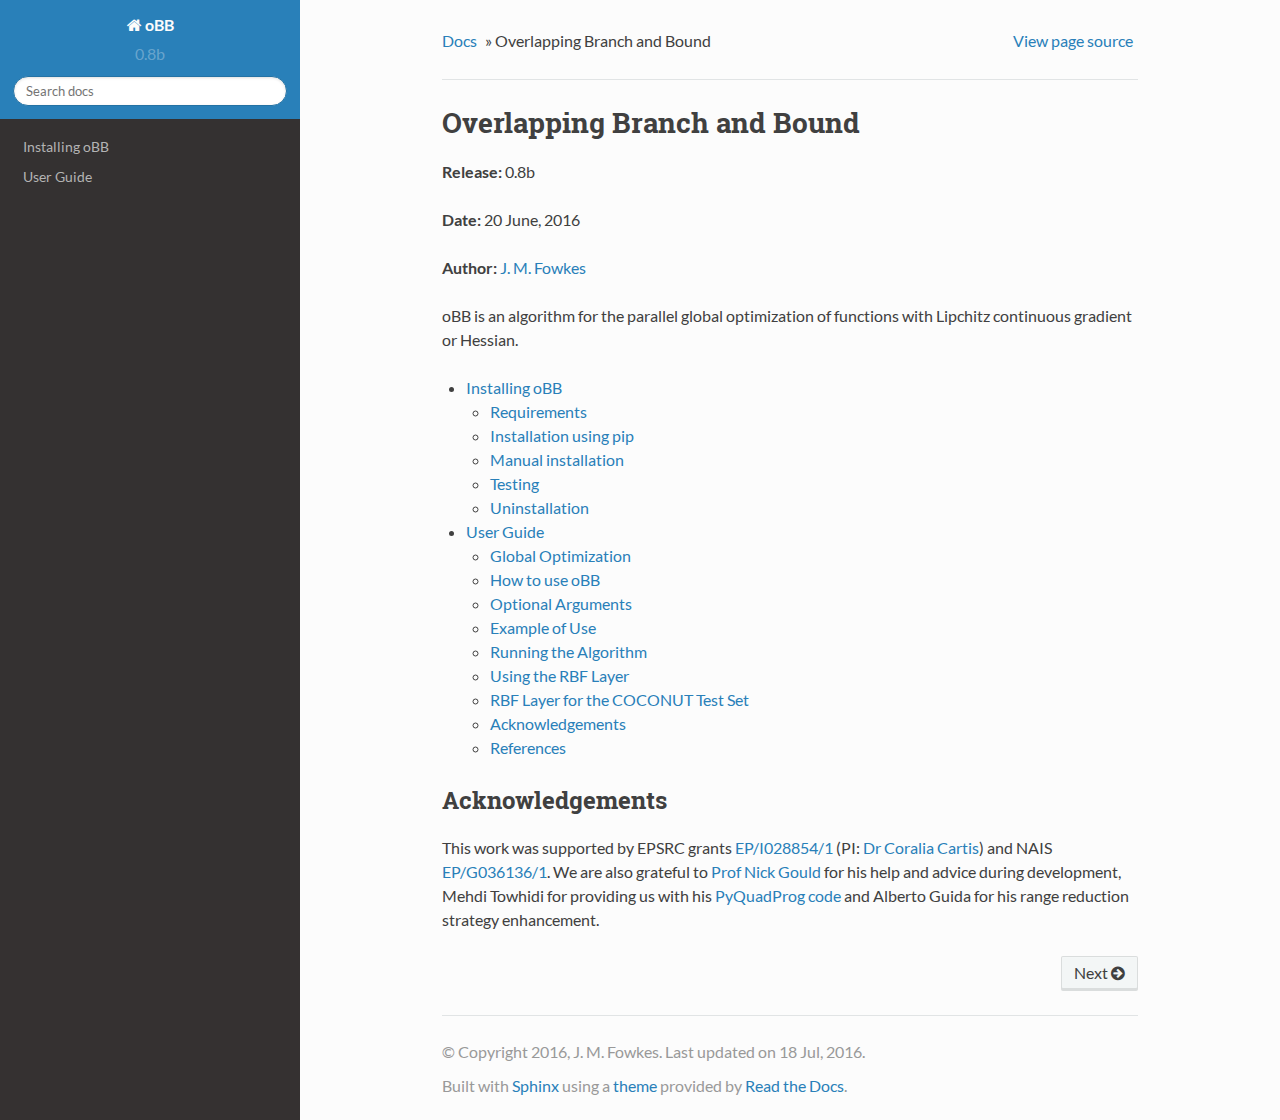
<file: docs/html/index.html>
<!DOCTYPE html>
<!--[if IE 8]><html class="no-js lt-ie9" lang="en" > <![endif]-->
<!--[if gt IE 8]><!--> <html class="no-js" lang="en" > <!--<![endif]-->
<head>
  <meta charset="utf-8">
  
  <meta name="viewport" content="width=device-width, initial-scale=1.0">
  
  <title>Overlapping Branch and Bound &mdash; oBB Documentation</title>
  

  
  
    <link rel="shortcut icon" href="_static/favicon.ico"/>
  

  

  
  
    

  

  
  
    <link rel="stylesheet" href="_static/css/theme.css" type="text/css" />
  

  

  
    <link rel="top" title="oBB Documentation" href="#"/>
        <link rel="next" title="Installing oBB" href="install.html"/> 

  
  <script src="_static/js/modernizr.min.js"></script>

</head>

<body class="wy-body-for-nav" role="document">

  <div class="wy-grid-for-nav">

    
    <nav data-toggle="wy-nav-shift" class="wy-nav-side">
      <div class="wy-side-scroll">
        <div class="wy-side-nav-search">
          

          
            <a href="#" class="icon icon-home"> oBB
          

          
          </a>

          
            
            
              <div class="version">
                0.8b
              </div>
            
          

          
<div role="search">
  <form id="rtd-search-form" class="wy-form" action="search.html" method="get">
    <input type="text" name="q" placeholder="Search docs" />
    <input type="hidden" name="check_keywords" value="yes" />
    <input type="hidden" name="area" value="default" />
  </form>
</div>

          
        </div>

        <div class="wy-menu wy-menu-vertical" data-spy="affix" role="navigation" aria-label="main navigation">
          
            
            
                <ul>
<li class="toctree-l1"><a class="reference internal" href="install.html">Installing oBB</a></li>
<li class="toctree-l1"><a class="reference internal" href="userguide.html">User Guide</a></li>
</ul>

            
          
        </div>
      </div>
    </nav>

    <section data-toggle="wy-nav-shift" class="wy-nav-content-wrap">

      
      <nav class="wy-nav-top" role="navigation" aria-label="top navigation">
        <i data-toggle="wy-nav-top" class="fa fa-bars"></i>
        <a href="#">oBB</a>
      </nav>


      
      <div class="wy-nav-content">
        <div class="rst-content">
          

 



<div role="navigation" aria-label="breadcrumbs navigation">
  <ul class="wy-breadcrumbs">
    <li><a href="#">Docs</a> &raquo;</li>
      
    <li>Overlapping Branch and Bound</li>
      <li class="wy-breadcrumbs-aside">
        
          
            <a href="_sources/index.txt" rel="nofollow"> View page source</a>
          
        
      </li>
  </ul>
  <hr/>
</div>
          <div role="main" class="document" itemscope="itemscope" itemtype="http://schema.org/Article">
           <div itemprop="articleBody">
            
  <div class="section" id="overlapping-branch-and-bound">
<h1>Overlapping Branch and Bound<a class="headerlink" href="#overlapping-branch-and-bound" title="Permalink to this headline">¶</a></h1>
<p><strong>Release:</strong> 0.8b</p>
<p><strong>Date:</strong> 20 June, 2016</p>
<p><strong>Author:</strong> <a class="reference external" href="mailto:jaroslav&#46;fowkes&#37;&#52;&#48;ed&#46;ac&#46;uk">J<span>&#46;</span> M<span>&#46;</span> Fowkes</a></p>
<p>oBB is an algorithm for the parallel global optimization of functions with Lipchitz continuous gradient or Hessian.</p>
<div class="toctree-wrapper compound">
<ul>
<li class="toctree-l1"><a class="reference internal" href="install.html">Installing oBB</a><ul>
<li class="toctree-l2"><a class="reference internal" href="install.html#requirements">Requirements</a></li>
<li class="toctree-l2"><a class="reference internal" href="install.html#installation-using-pip">Installation using pip</a></li>
<li class="toctree-l2"><a class="reference internal" href="install.html#manual-installation">Manual installation</a></li>
<li class="toctree-l2"><a class="reference internal" href="install.html#testing">Testing</a></li>
<li class="toctree-l2"><a class="reference internal" href="install.html#uninstallation">Uninstallation</a></li>
</ul>
</li>
<li class="toctree-l1"><a class="reference internal" href="userguide.html">User Guide</a><ul>
<li class="toctree-l2"><a class="reference internal" href="userguide.html#global-optimization">Global Optimization</a></li>
<li class="toctree-l2"><a class="reference internal" href="userguide.html#how-to-use-obb">How to use oBB</a></li>
<li class="toctree-l2"><a class="reference internal" href="userguide.html#optional-arguments">Optional Arguments</a></li>
<li class="toctree-l2"><a class="reference internal" href="userguide.html#example-of-use">Example of Use</a></li>
<li class="toctree-l2"><a class="reference internal" href="userguide.html#running-the-algorithm">Running the Algorithm</a></li>
<li class="toctree-l2"><a class="reference internal" href="userguide.html#using-the-rbf-layer">Using the RBF Layer</a></li>
<li class="toctree-l2"><a class="reference internal" href="userguide.html#rbf-layer-for-the-coconut-test-set">RBF Layer for the COCONUT Test Set</a></li>
<li class="toctree-l2"><a class="reference internal" href="userguide.html#acknowledgements">Acknowledgements</a></li>
<li class="toctree-l2"><a class="reference internal" href="userguide.html#references">References</a></li>
</ul>
</li>
</ul>
</div>
<div class="section" id="acknowledgements">
<h2>Acknowledgements<a class="headerlink" href="#acknowledgements" title="Permalink to this headline">¶</a></h2>
<p>This work was supported by EPSRC grants <a class="reference external" href="http://gow.epsrc.ac.uk/NGBOViewGrant.aspx?GrantRef=EP/I028854/1">EP/I028854/1</a> (PI: <a class="reference external" href="http://www.maths.ox.ac.uk/people/profiles/coralia.cartis">Dr Coralia Cartis</a>) and NAIS <a class="reference external" href="http://gow.epsrc.ac.uk/NGBOViewGrant.aspx?GrantRef=EP/G036136/1">EP/G036136/1</a>.
We are also grateful to <a class="reference external" href="http://www.numerical.rl.ac.uk/people/nimg/">Prof Nick Gould</a> for his help and advice during development, Mehdi Towhidi for providing us with his <a class="reference external" href="http://github.com/mpy/PyQuadProg">PyQuadProg code</a> and Alberto Guida for his range reduction strategy enhancement.</p>
</div>
</div>


           </div>
          </div>
          <footer>
  
    <div class="rst-footer-buttons" role="navigation" aria-label="footer navigation">
      
        <a href="install.html" class="btn btn-neutral float-right" title="Installing oBB" accesskey="n">Next <span class="fa fa-arrow-circle-right"></span></a>
      
      
    </div>
  

  <hr/>

  <div role="contentinfo">
    <p>
        &copy; Copyright 2016, J. M. Fowkes.
      Last updated on 18 Jul, 2016.

    </p>
  </div>
  Built with <a href="http://sphinx-doc.org/">Sphinx</a> using a <a href="https://github.com/snide/sphinx_rtd_theme">theme</a> provided by <a href="https://readthedocs.org">Read the Docs</a>. 

</footer>

        </div>
      </div>

    </section>

  </div>
  


  

    <script type="text/javascript">
        var DOCUMENTATION_OPTIONS = {
            URL_ROOT:'./',
            VERSION:'0.8b',
            COLLAPSE_INDEX:false,
            FILE_SUFFIX:'.html',
            HAS_SOURCE:  true
        };
    </script>
      <script type="text/javascript" src="_static/jquery.js"></script>
      <script type="text/javascript" src="_static/underscore.js"></script>
      <script type="text/javascript" src="_static/doctools.js"></script>
      <script type="text/javascript" src="https://cdn.mathjax.org/mathjax/latest/MathJax.js?config=TeX-AMS-MML_HTMLorMML"></script>

  

  
  
    <script type="text/javascript" src="_static/js/theme.js"></script>
  

  
  
  <script type="text/javascript">
      jQuery(function () {
          SphinxRtdTheme.StickyNav.enable();
      });
  </script>
   

</body>
</html>
</file>
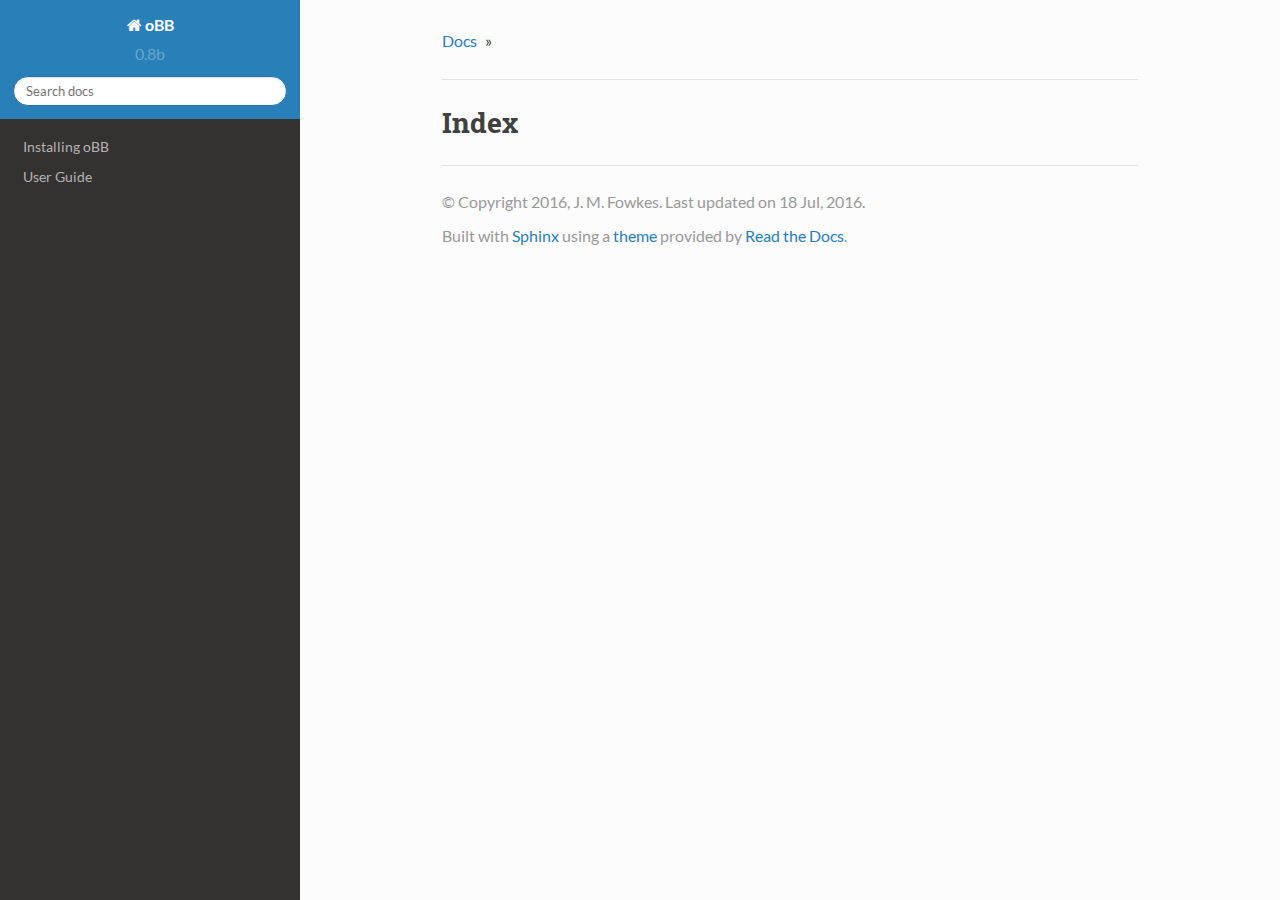
<file: docs/html/genindex.html>
<!DOCTYPE html>
<!--[if IE 8]><html class="no-js lt-ie9" lang="en" > <![endif]-->
<!--[if gt IE 8]><!--> <html class="no-js" lang="en" > <!--<![endif]-->
<head>
  <meta charset="utf-8">
  
  <meta name="viewport" content="width=device-width, initial-scale=1.0">
  
  <title>Index &mdash; oBB Documentation</title>
  

  
  
    <link rel="shortcut icon" href="_static/favicon.ico"/>
  

  

  
  
    

  

  
  
    <link rel="stylesheet" href="_static/css/theme.css" type="text/css" />
  

  

  
    <link rel="top" title="oBB Documentation" href="index.html"/> 

  
  <script src="_static/js/modernizr.min.js"></script>

</head>

<body class="wy-body-for-nav" role="document">

  <div class="wy-grid-for-nav">

    
    <nav data-toggle="wy-nav-shift" class="wy-nav-side">
      <div class="wy-side-scroll">
        <div class="wy-side-nav-search">
          

          
            <a href="index.html" class="icon icon-home"> oBB
          

          
          </a>

          
            
            
              <div class="version">
                0.8b
              </div>
            
          

          
<div role="search">
  <form id="rtd-search-form" class="wy-form" action="search.html" method="get">
    <input type="text" name="q" placeholder="Search docs" />
    <input type="hidden" name="check_keywords" value="yes" />
    <input type="hidden" name="area" value="default" />
  </form>
</div>

          
        </div>

        <div class="wy-menu wy-menu-vertical" data-spy="affix" role="navigation" aria-label="main navigation">
          
            
            
                <ul>
<li class="toctree-l1"><a class="reference internal" href="install.html">Installing oBB</a></li>
<li class="toctree-l1"><a class="reference internal" href="userguide.html">User Guide</a></li>
</ul>

            
          
        </div>
      </div>
    </nav>

    <section data-toggle="wy-nav-shift" class="wy-nav-content-wrap">

      
      <nav class="wy-nav-top" role="navigation" aria-label="top navigation">
        <i data-toggle="wy-nav-top" class="fa fa-bars"></i>
        <a href="index.html">oBB</a>
      </nav>


      
      <div class="wy-nav-content">
        <div class="rst-content">
          





<div role="navigation" aria-label="breadcrumbs navigation">
  <ul class="wy-breadcrumbs">
    <li><a href="index.html">Docs</a> &raquo;</li>
      
    <li></li>
      <li class="wy-breadcrumbs-aside">
        
          
        
      </li>
  </ul>
  <hr/>
</div>
          <div role="main" class="document" itemscope="itemscope" itemtype="http://schema.org/Article">
           <div itemprop="articleBody">
            

<h1 id="index">Index</h1>

<div class="genindex-jumpbox">
 
</div>


           </div>
          </div>
          <footer>
  

  <hr/>

  <div role="contentinfo">
    <p>
        &copy; Copyright 2016, J. M. Fowkes.
      Last updated on 18 Jul, 2016.

    </p>
  </div>
  Built with <a href="http://sphinx-doc.org/">Sphinx</a> using a <a href="https://github.com/snide/sphinx_rtd_theme">theme</a> provided by <a href="https://readthedocs.org">Read the Docs</a>. 

</footer>

        </div>
      </div>

    </section>

  </div>
  


  

    <script type="text/javascript">
        var DOCUMENTATION_OPTIONS = {
            URL_ROOT:'./',
            VERSION:'0.8b',
            COLLAPSE_INDEX:false,
            FILE_SUFFIX:'.html',
            HAS_SOURCE:  true
        };
    </script>
      <script type="text/javascript" src="_static/jquery.js"></script>
      <script type="text/javascript" src="_static/underscore.js"></script>
      <script type="text/javascript" src="_static/doctools.js"></script>
      <script type="text/javascript" src="https://cdn.mathjax.org/mathjax/latest/MathJax.js?config=TeX-AMS-MML_HTMLorMML"></script>

  

  
  
    <script type="text/javascript" src="_static/js/theme.js"></script>
  

  
  
  <script type="text/javascript">
      jQuery(function () {
          SphinxRtdTheme.StickyNav.enable();
      });
  </script>
   

</body>
</html>
</file>
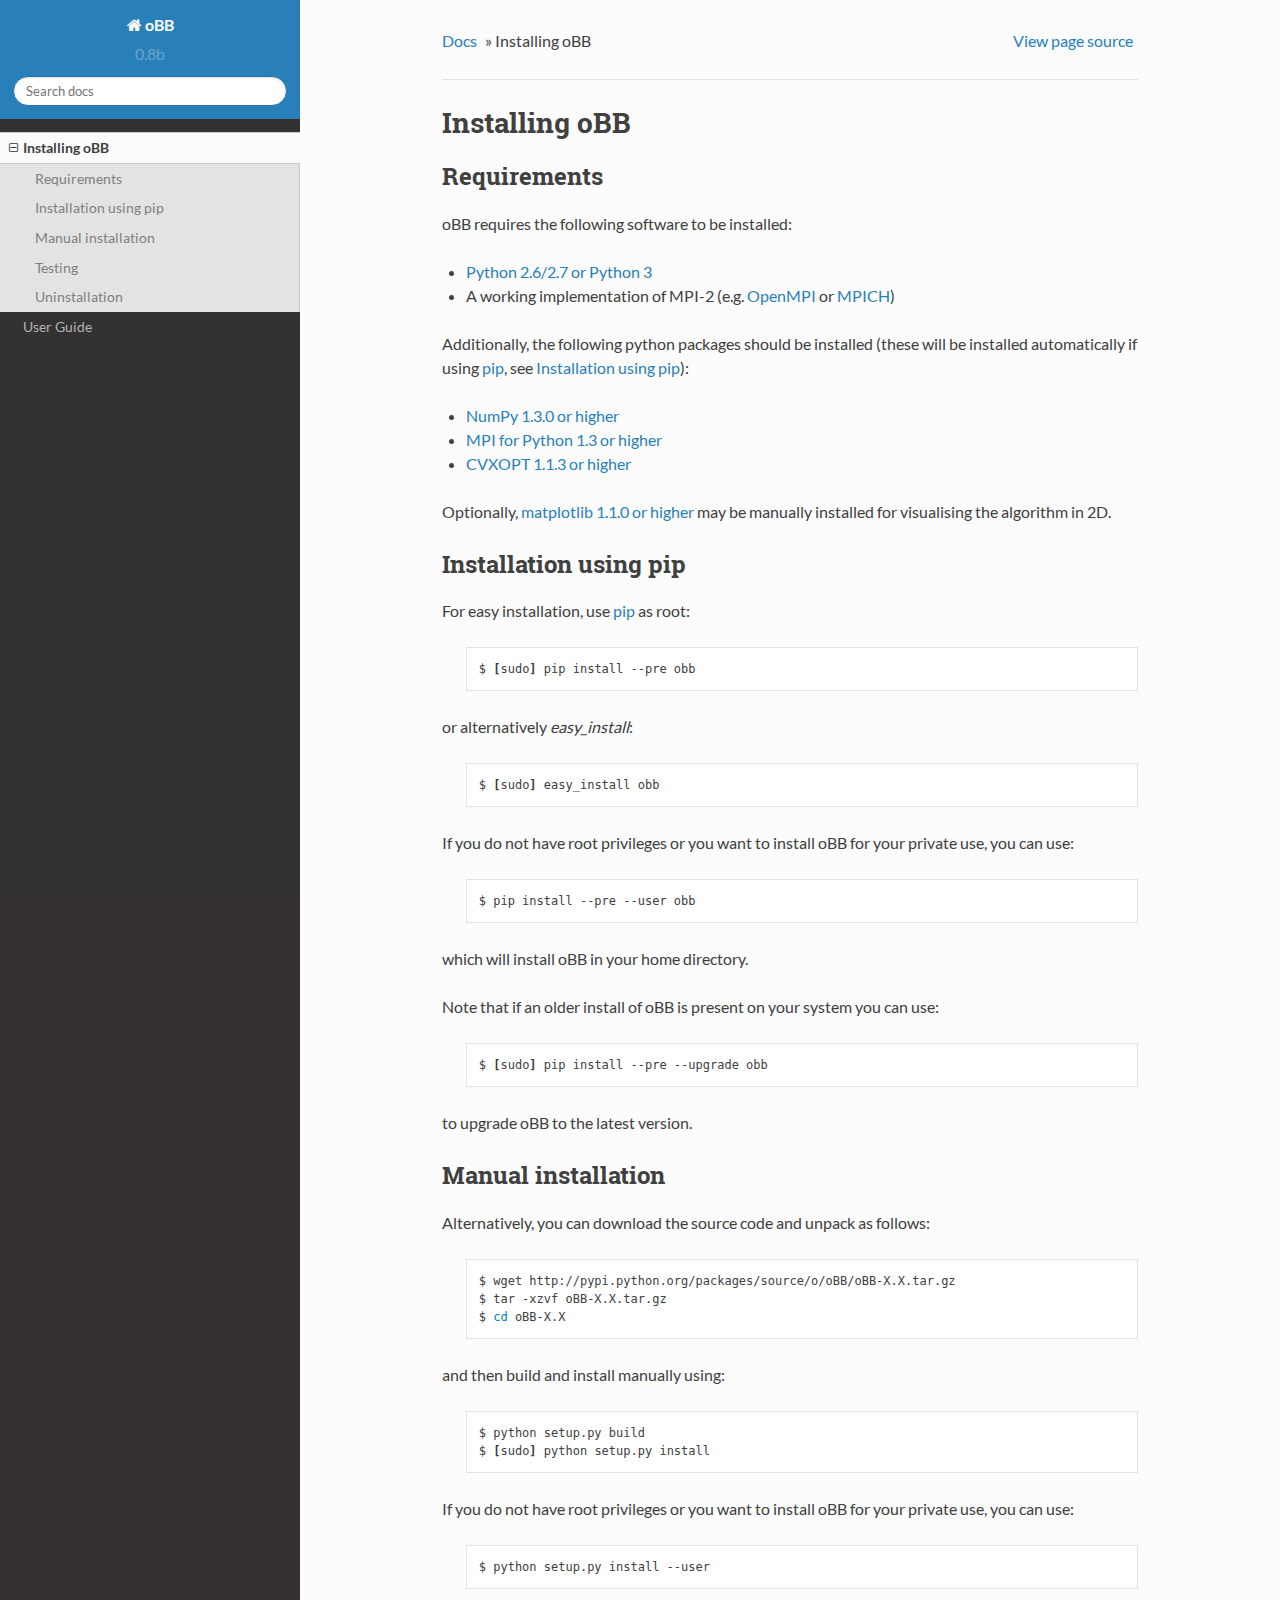
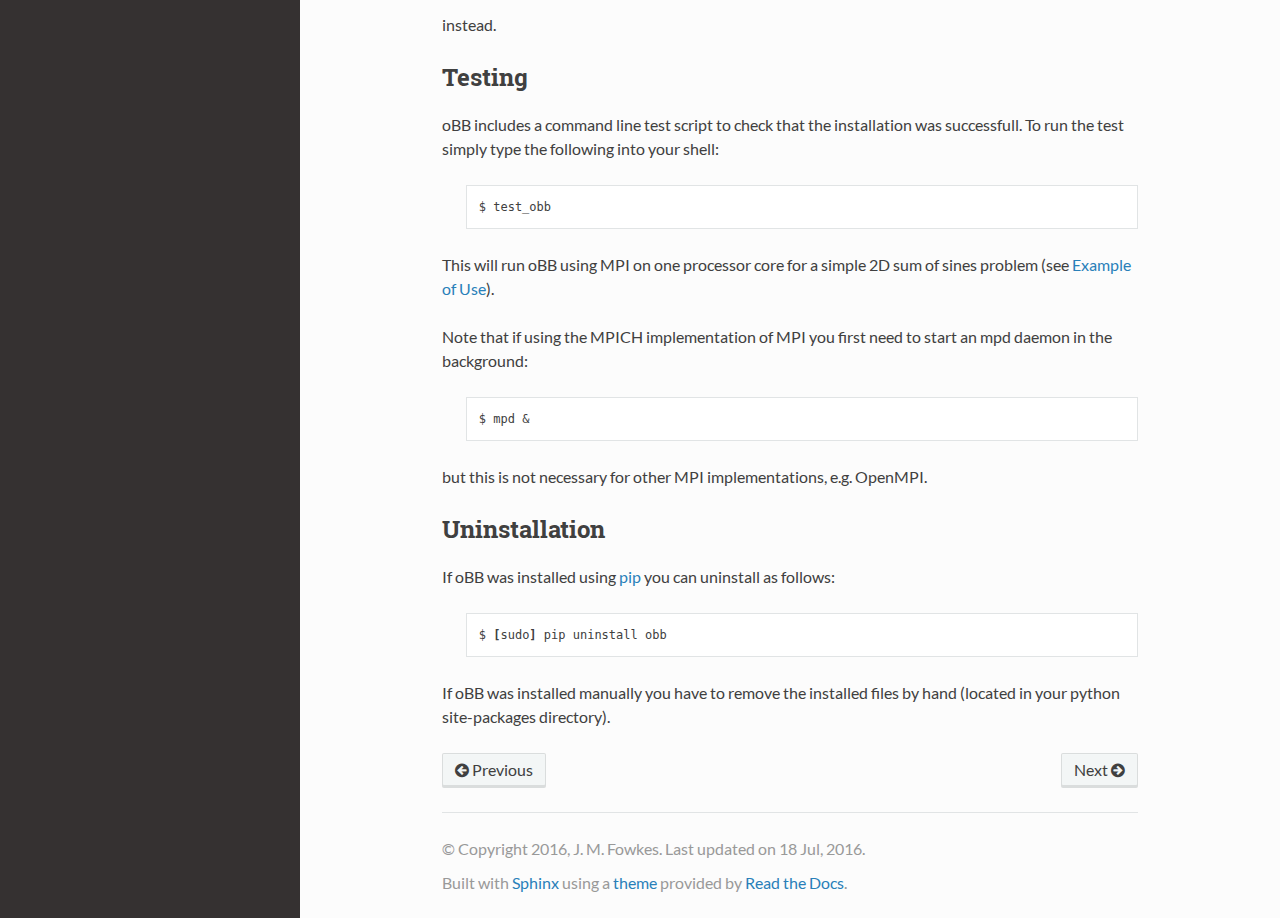
<file: docs/html/install.html>
<!DOCTYPE html>
<!--[if IE 8]><html class="no-js lt-ie9" lang="en" > <![endif]-->
<!--[if gt IE 8]><!--> <html class="no-js" lang="en" > <!--<![endif]-->
<head>
  <meta charset="utf-8">
  
  <meta name="viewport" content="width=device-width, initial-scale=1.0">
  
  <title>Installing oBB &mdash; oBB Documentation</title>
  

  
  
    <link rel="shortcut icon" href="_static/favicon.ico"/>
  

  

  
  
    

  

  
  
    <link rel="stylesheet" href="_static/css/theme.css" type="text/css" />
  

  

  
    <link rel="top" title="oBB Documentation" href="index.html"/>
        <link rel="next" title="User Guide" href="userguide.html"/>
        <link rel="prev" title="Overlapping Branch and Bound" href="index.html"/> 

  
  <script src="_static/js/modernizr.min.js"></script>

</head>

<body class="wy-body-for-nav" role="document">

  <div class="wy-grid-for-nav">

    
    <nav data-toggle="wy-nav-shift" class="wy-nav-side">
      <div class="wy-side-scroll">
        <div class="wy-side-nav-search">
          

          
            <a href="index.html" class="icon icon-home"> oBB
          

          
          </a>

          
            
            
              <div class="version">
                0.8b
              </div>
            
          

          
<div role="search">
  <form id="rtd-search-form" class="wy-form" action="search.html" method="get">
    <input type="text" name="q" placeholder="Search docs" />
    <input type="hidden" name="check_keywords" value="yes" />
    <input type="hidden" name="area" value="default" />
  </form>
</div>

          
        </div>

        <div class="wy-menu wy-menu-vertical" data-spy="affix" role="navigation" aria-label="main navigation">
          
            
            
                <ul class="current">
<li class="toctree-l1 current"><a class="current reference internal" href="#">Installing oBB</a><ul>
<li class="toctree-l2"><a class="reference internal" href="#requirements">Requirements</a></li>
<li class="toctree-l2"><a class="reference internal" href="#installation-using-pip">Installation using pip</a></li>
<li class="toctree-l2"><a class="reference internal" href="#manual-installation">Manual installation</a></li>
<li class="toctree-l2"><a class="reference internal" href="#testing">Testing</a></li>
<li class="toctree-l2"><a class="reference internal" href="#uninstallation">Uninstallation</a></li>
</ul>
</li>
<li class="toctree-l1"><a class="reference internal" href="userguide.html">User Guide</a></li>
</ul>

            
          
        </div>
      </div>
    </nav>

    <section data-toggle="wy-nav-shift" class="wy-nav-content-wrap">

      
      <nav class="wy-nav-top" role="navigation" aria-label="top navigation">
        <i data-toggle="wy-nav-top" class="fa fa-bars"></i>
        <a href="index.html">oBB</a>
      </nav>


      
      <div class="wy-nav-content">
        <div class="rst-content">
          

 



<div role="navigation" aria-label="breadcrumbs navigation">
  <ul class="wy-breadcrumbs">
    <li><a href="index.html">Docs</a> &raquo;</li>
      
    <li>Installing oBB</li>
      <li class="wy-breadcrumbs-aside">
        
          
            <a href="_sources/install.txt" rel="nofollow"> View page source</a>
          
        
      </li>
  </ul>
  <hr/>
</div>
          <div role="main" class="document" itemscope="itemscope" itemtype="http://schema.org/Article">
           <div itemprop="articleBody">
            
  <div class="section" id="installing-obb">
<h1>Installing oBB<a class="headerlink" href="#installing-obb" title="Permalink to this headline">¶</a></h1>
<div class="section" id="requirements">
<h2>Requirements<a class="headerlink" href="#requirements" title="Permalink to this headline">¶</a></h2>
<p>oBB requires the following software to be installed:</p>
<ul class="simple">
<li><a class="reference external" href="http://www.python.org/">Python 2.6/2.7 or Python 3</a></li>
<li>A working implementation of MPI-2 (e.g. <a class="reference external" href="http://www.open-mpi.org/">OpenMPI</a> or <a class="reference external" href="http://www.mpich.org/">MPICH</a>)</li>
</ul>
<p>Additionally, the following python packages should be installed (these will be installed automatically if using <a class="reference external" href="http://www.pip-installer.org/">pip</a>, see <a class="reference internal" href="#installation-using-pip">Installation using pip</a>):</p>
<ul class="simple">
<li><a class="reference external" href="http://www.numpy.org/">NumPy 1.3.0 or higher</a></li>
<li><a class="reference external" href="http://mpi4py.scipy.org/">MPI for Python 1.3 or higher</a></li>
<li><a class="reference external" href="http://cvxopt.org/">CVXOPT 1.1.3 or higher</a></li>
</ul>
<p>Optionally, <a class="reference external" href="http://www.matplotlib.org/">matplotlib 1.1.0 or higher</a> may be manually installed for visualising the algorithm in 2D.</p>
</div>
<div class="section" id="installation-using-pip">
<h2>Installation using pip<a class="headerlink" href="#installation-using-pip" title="Permalink to this headline">¶</a></h2>
<p>For easy installation, use <a class="reference external" href="http://www.pip-installer.org/">pip</a> as root:</p>
<blockquote>
<div><div class="highlight-bash"><div class="highlight"><pre><span></span>$ <span class="o">[</span>sudo<span class="o">]</span> pip install --pre obb
</pre></div>
</div>
</div></blockquote>
<p>or alternatively <em>easy_install</em>:</p>
<blockquote>
<div><div class="highlight-bash"><div class="highlight"><pre><span></span>$ <span class="o">[</span>sudo<span class="o">]</span> easy_install obb
</pre></div>
</div>
</div></blockquote>
<p>If you do not have root privileges or you want to install oBB for your private use, you can use:</p>
<blockquote>
<div><div class="highlight-bash"><div class="highlight"><pre><span></span>$ pip install --pre --user obb
</pre></div>
</div>
</div></blockquote>
<p>which will install oBB in your home directory.</p>
<p>Note that if an older install of oBB is present on your system you can use:</p>
<blockquote>
<div><div class="highlight-bash"><div class="highlight"><pre><span></span>$ <span class="o">[</span>sudo<span class="o">]</span> pip install --pre --upgrade obb
</pre></div>
</div>
</div></blockquote>
<p>to upgrade oBB to the latest version.</p>
</div>
<div class="section" id="manual-installation">
<h2>Manual installation<a class="headerlink" href="#manual-installation" title="Permalink to this headline">¶</a></h2>
<p>Alternatively, you can download the source code and unpack as follows:</p>
<blockquote>
<div><div class="highlight-bash"><div class="highlight"><pre><span></span>$ wget http://pypi.python.org/packages/source/o/oBB/oBB-X.X.tar.gz
$ tar -xzvf oBB-X.X.tar.gz
$ <span class="nb">cd</span> oBB-X.X
</pre></div>
</div>
</div></blockquote>
<p>and then build and install manually using:</p>
<blockquote>
<div><div class="highlight-bash"><div class="highlight"><pre><span></span>$ python setup.py build
$ <span class="o">[</span>sudo<span class="o">]</span> python setup.py install
</pre></div>
</div>
</div></blockquote>
<p>If you do not have root privileges or you want to install oBB for your private use, you can use:</p>
<blockquote>
<div><div class="highlight-bash"><div class="highlight"><pre><span></span>$ python setup.py install --user
</pre></div>
</div>
</div></blockquote>
<p>instead.</p>
</div>
<div class="section" id="testing">
<h2>Testing<a class="headerlink" href="#testing" title="Permalink to this headline">¶</a></h2>
<p>oBB includes a command line test script to check that the installation was successfull. To run the test simply type the following into your shell:</p>
<blockquote>
<div><div class="highlight-bash"><div class="highlight"><pre><span></span>$ test_obb
</pre></div>
</div>
</div></blockquote>
<p>This will run oBB using MPI on one processor core for a simple 2D sum of sines problem (see <a class="reference external" href="userguide.html#example-of-use">Example of Use</a>).</p>
<p>Note that if using the MPICH implementation of MPI you first need to start an mpd daemon in the background:</p>
<blockquote>
<div><div class="highlight-bash"><div class="highlight"><pre><span></span>$ mpd <span class="p">&amp;</span>
</pre></div>
</div>
</div></blockquote>
<p>but this is not necessary for other MPI implementations, e.g. OpenMPI.</p>
</div>
<div class="section" id="uninstallation">
<h2>Uninstallation<a class="headerlink" href="#uninstallation" title="Permalink to this headline">¶</a></h2>
<p>If oBB was installed using <a class="reference external" href="http://www.pip-installer.org/">pip</a> you can uninstall as follows:</p>
<blockquote>
<div><div class="highlight-bash"><div class="highlight"><pre><span></span>$ <span class="o">[</span>sudo<span class="o">]</span> pip uninstall obb
</pre></div>
</div>
</div></blockquote>
<p>If oBB was installed manually you have to remove the installed files by hand (located in your python site-packages directory).</p>
</div>
</div>


           </div>
          </div>
          <footer>
  
    <div class="rst-footer-buttons" role="navigation" aria-label="footer navigation">
      
        <a href="userguide.html" class="btn btn-neutral float-right" title="User Guide" accesskey="n">Next <span class="fa fa-arrow-circle-right"></span></a>
      
      
        <a href="index.html" class="btn btn-neutral" title="Overlapping Branch and Bound" accesskey="p"><span class="fa fa-arrow-circle-left"></span> Previous</a>
      
    </div>
  

  <hr/>

  <div role="contentinfo">
    <p>
        &copy; Copyright 2016, J. M. Fowkes.
      Last updated on 18 Jul, 2016.

    </p>
  </div>
  Built with <a href="http://sphinx-doc.org/">Sphinx</a> using a <a href="https://github.com/snide/sphinx_rtd_theme">theme</a> provided by <a href="https://readthedocs.org">Read the Docs</a>. 

</footer>

        </div>
      </div>

    </section>

  </div>
  


  

    <script type="text/javascript">
        var DOCUMENTATION_OPTIONS = {
            URL_ROOT:'./',
            VERSION:'0.8b',
            COLLAPSE_INDEX:false,
            FILE_SUFFIX:'.html',
            HAS_SOURCE:  true
        };
    </script>
      <script type="text/javascript" src="_static/jquery.js"></script>
      <script type="text/javascript" src="_static/underscore.js"></script>
      <script type="text/javascript" src="_static/doctools.js"></script>
      <script type="text/javascript" src="https://cdn.mathjax.org/mathjax/latest/MathJax.js?config=TeX-AMS-MML_HTMLorMML"></script>

  

  
  
    <script type="text/javascript" src="_static/js/theme.js"></script>
  

  
  
  <script type="text/javascript">
      jQuery(function () {
          SphinxRtdTheme.StickyNav.enable();
      });
  </script>
   

</body>
</html>
</file>
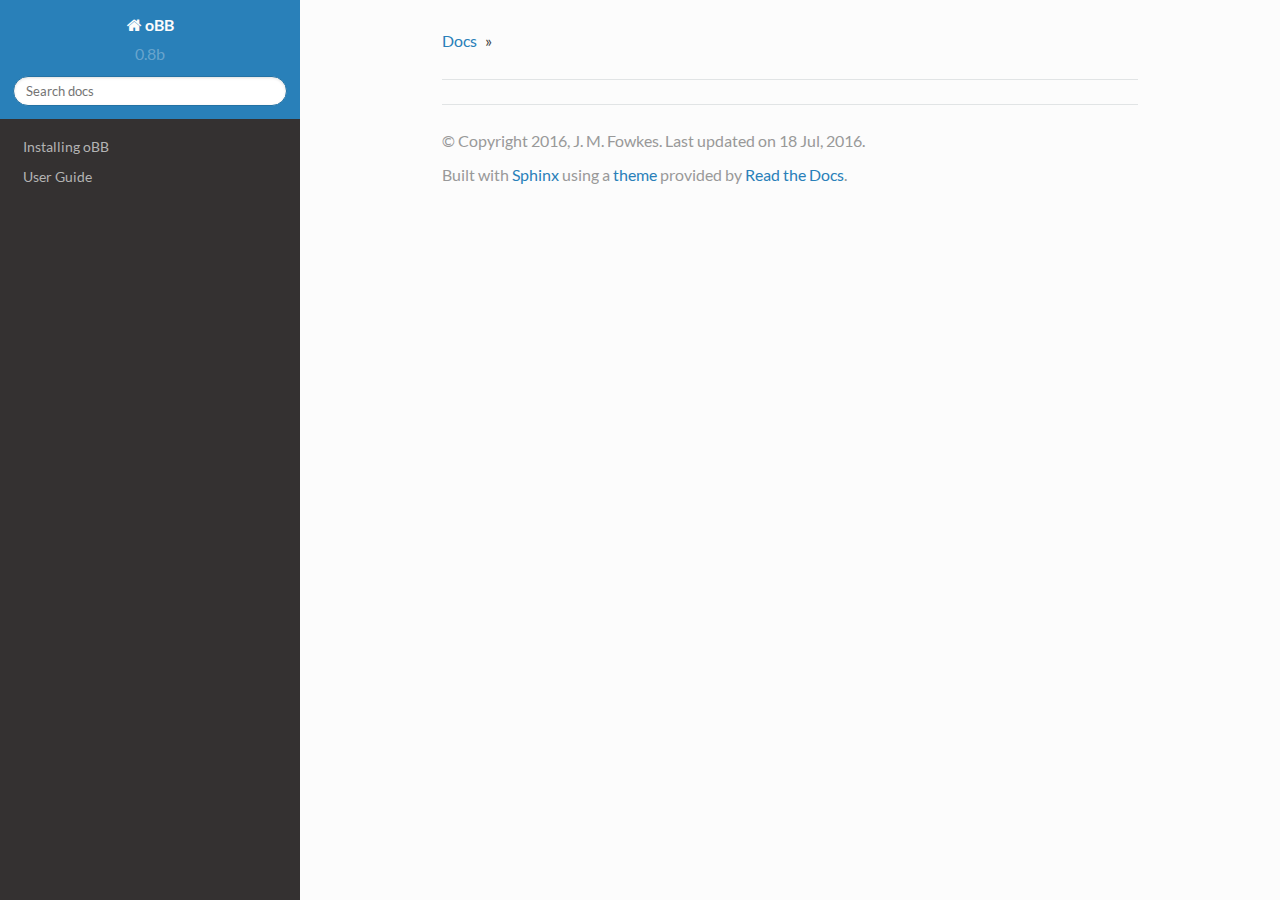
<file: docs/html/search.html>
<!DOCTYPE html>
<!--[if IE 8]><html class="no-js lt-ie9" lang="en" > <![endif]-->
<!--[if gt IE 8]><!--> <html class="no-js" lang="en" > <!--<![endif]-->
<head>
  <meta charset="utf-8">
  
  <meta name="viewport" content="width=device-width, initial-scale=1.0">
  
  <title>Search &mdash; oBB Documentation</title>
  

  
  
    <link rel="shortcut icon" href="_static/favicon.ico"/>
  

  

  
  
    

  

  
  
    <link rel="stylesheet" href="_static/css/theme.css" type="text/css" />
  

  

  
    <link rel="top" title="oBB Documentation" href="index.html"/> 

  
  <script src="_static/js/modernizr.min.js"></script>

</head>

<body class="wy-body-for-nav" role="document">

  <div class="wy-grid-for-nav">

    
    <nav data-toggle="wy-nav-shift" class="wy-nav-side">
      <div class="wy-side-scroll">
        <div class="wy-side-nav-search">
          

          
            <a href="index.html" class="icon icon-home"> oBB
          

          
          </a>

          
            
            
              <div class="version">
                0.8b
              </div>
            
          

          
<div role="search">
  <form id="rtd-search-form" class="wy-form" action="#" method="get">
    <input type="text" name="q" placeholder="Search docs" />
    <input type="hidden" name="check_keywords" value="yes" />
    <input type="hidden" name="area" value="default" />
  </form>
</div>

          
        </div>

        <div class="wy-menu wy-menu-vertical" data-spy="affix" role="navigation" aria-label="main navigation">
          
            
            
                <ul>
<li class="toctree-l1"><a class="reference internal" href="install.html">Installing oBB</a></li>
<li class="toctree-l1"><a class="reference internal" href="userguide.html">User Guide</a></li>
</ul>

            
          
        </div>
      </div>
    </nav>

    <section data-toggle="wy-nav-shift" class="wy-nav-content-wrap">

      
      <nav class="wy-nav-top" role="navigation" aria-label="top navigation">
        <i data-toggle="wy-nav-top" class="fa fa-bars"></i>
        <a href="index.html">oBB</a>
      </nav>


      
      <div class="wy-nav-content">
        <div class="rst-content">
          





<div role="navigation" aria-label="breadcrumbs navigation">
  <ul class="wy-breadcrumbs">
    <li><a href="index.html">Docs</a> &raquo;</li>
      
    <li></li>
      <li class="wy-breadcrumbs-aside">
        
      </li>
  </ul>
  <hr/>
</div>
          <div role="main" class="document" itemscope="itemscope" itemtype="http://schema.org/Article">
           <div itemprop="articleBody">
            
  <noscript>
  <div id="fallback" class="admonition warning">
    <p class="last">
      Please activate JavaScript to enable the search
      functionality.
    </p>
  </div>
  </noscript>

  
  <div id="search-results">
  
  </div>

           </div>
          </div>
          <footer>
  

  <hr/>

  <div role="contentinfo">
    <p>
        &copy; Copyright 2016, J. M. Fowkes.
      Last updated on 18 Jul, 2016.

    </p>
  </div>
  Built with <a href="http://sphinx-doc.org/">Sphinx</a> using a <a href="https://github.com/snide/sphinx_rtd_theme">theme</a> provided by <a href="https://readthedocs.org">Read the Docs</a>. 

</footer>

        </div>
      </div>

    </section>

  </div>
  


  

    <script type="text/javascript">
        var DOCUMENTATION_OPTIONS = {
            URL_ROOT:'./',
            VERSION:'0.8b',
            COLLAPSE_INDEX:false,
            FILE_SUFFIX:'.html',
            HAS_SOURCE:  true
        };
    </script>
      <script type="text/javascript" src="_static/jquery.js"></script>
      <script type="text/javascript" src="_static/underscore.js"></script>
      <script type="text/javascript" src="_static/doctools.js"></script>
      <script type="text/javascript" src="https://cdn.mathjax.org/mathjax/latest/MathJax.js?config=TeX-AMS-MML_HTMLorMML"></script>
      <script type="text/javascript" src="_static/searchtools.js"></script>

  

  
  
    <script type="text/javascript" src="_static/js/theme.js"></script>
  

  
  
  <script type="text/javascript">
      jQuery(function () {
          SphinxRtdTheme.StickyNav.enable();
      });
  </script>
  
  <script type="text/javascript">
    jQuery(function() { Search.loadIndex("searchindex.js"); });
  </script>
  
  <script type="text/javascript" id="searchindexloader"></script>
   


</body>
</html>
</file>
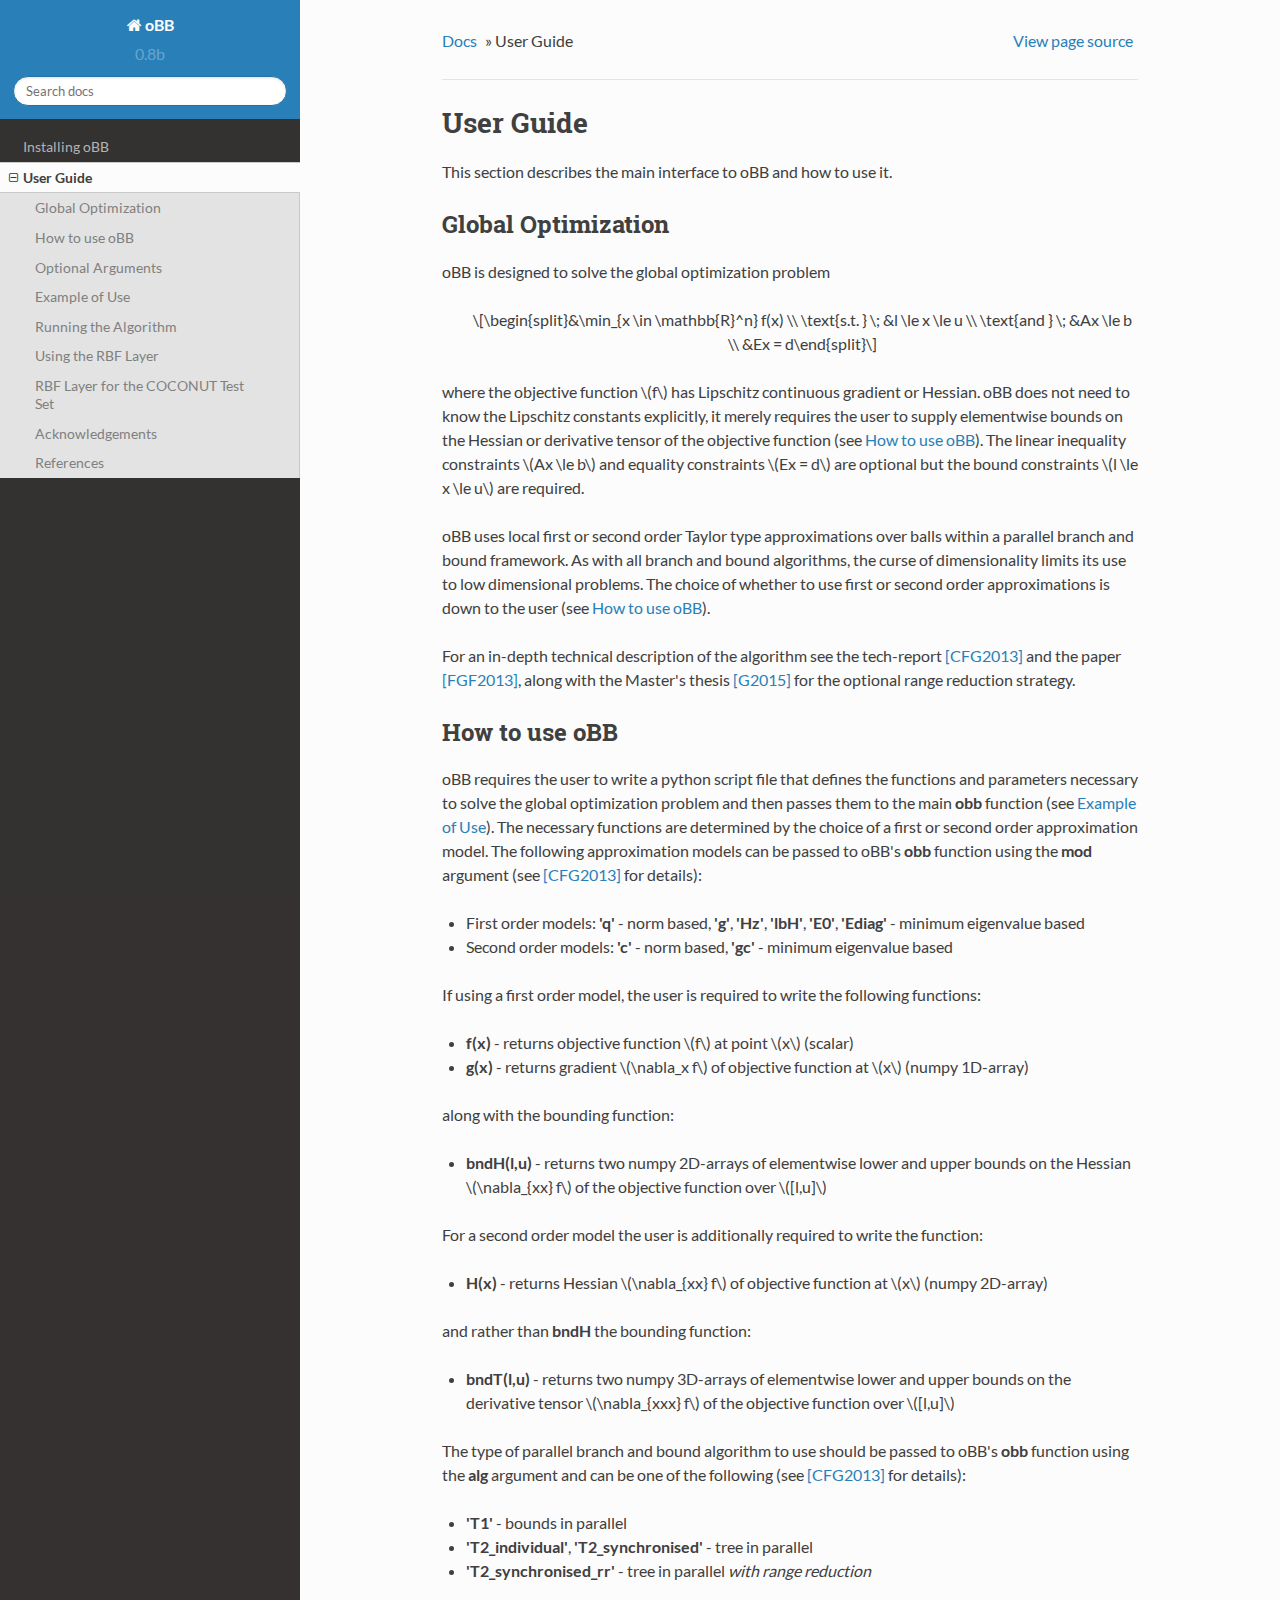
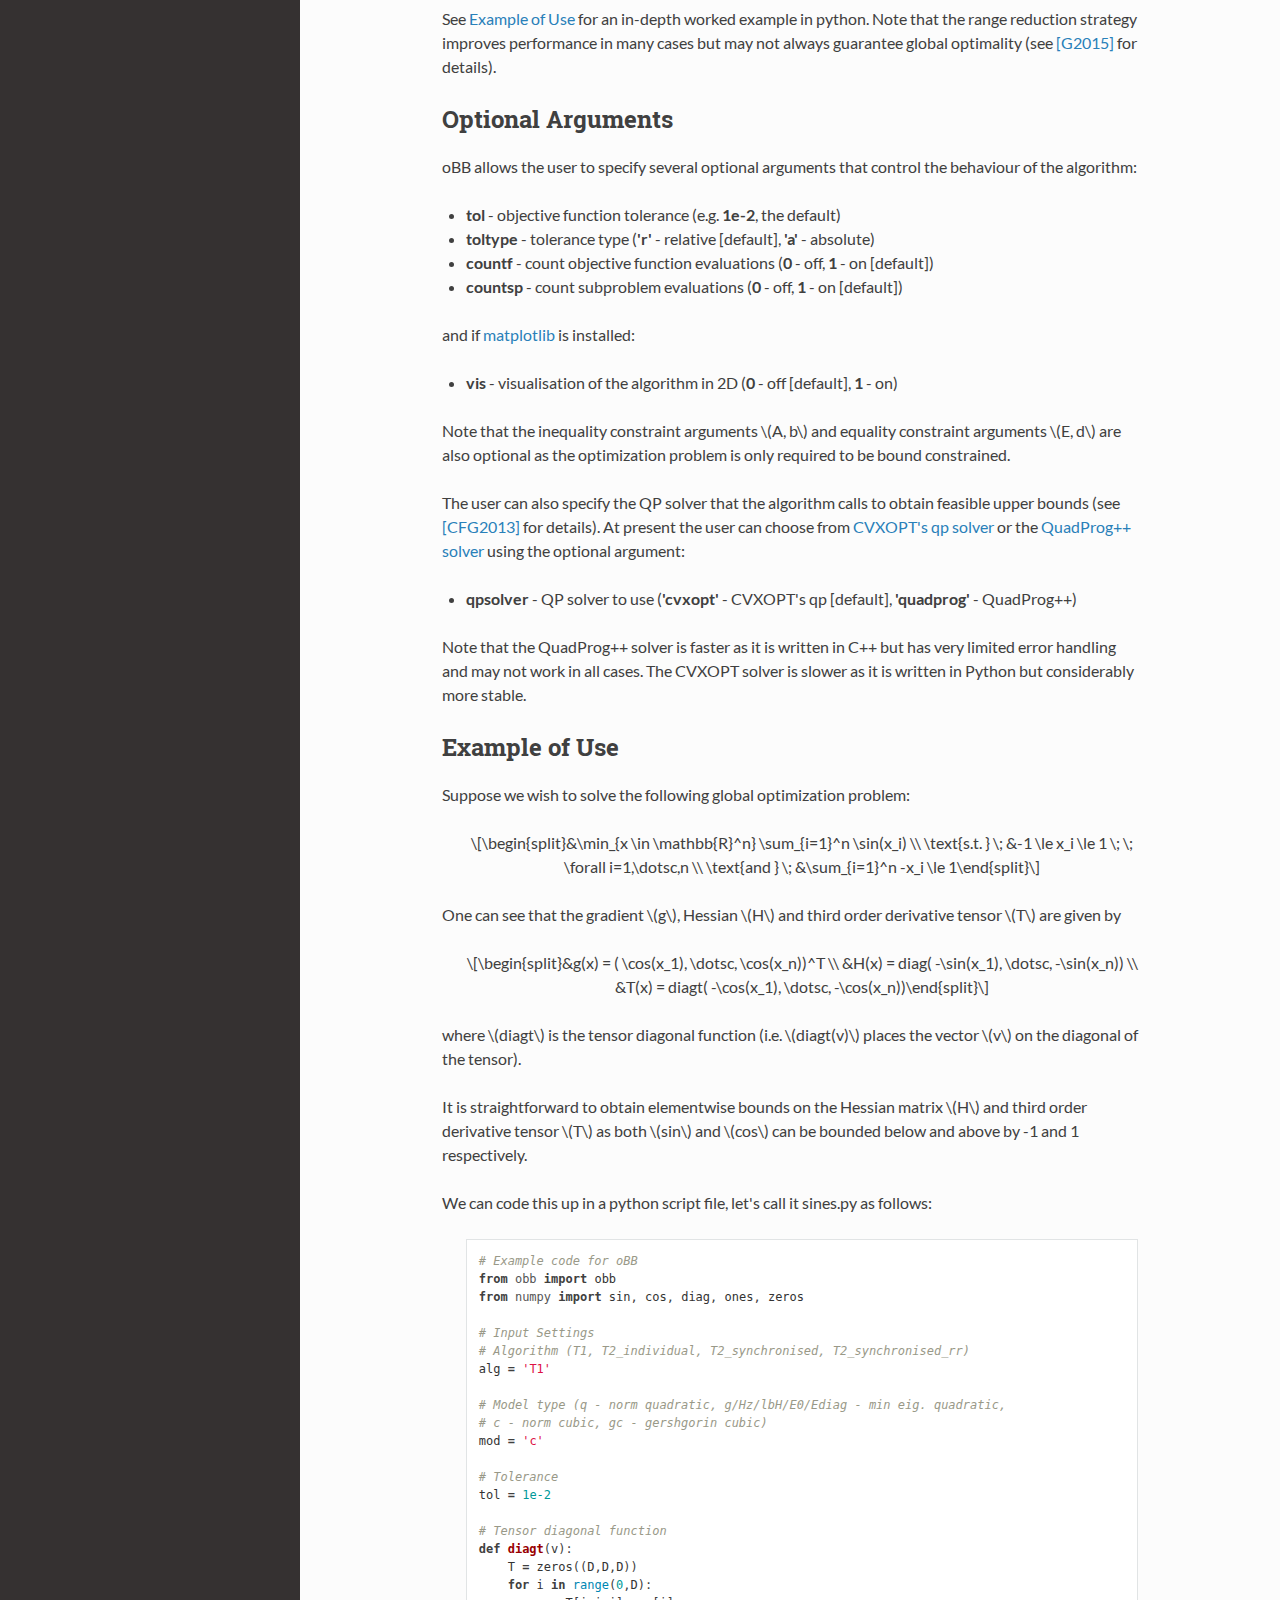
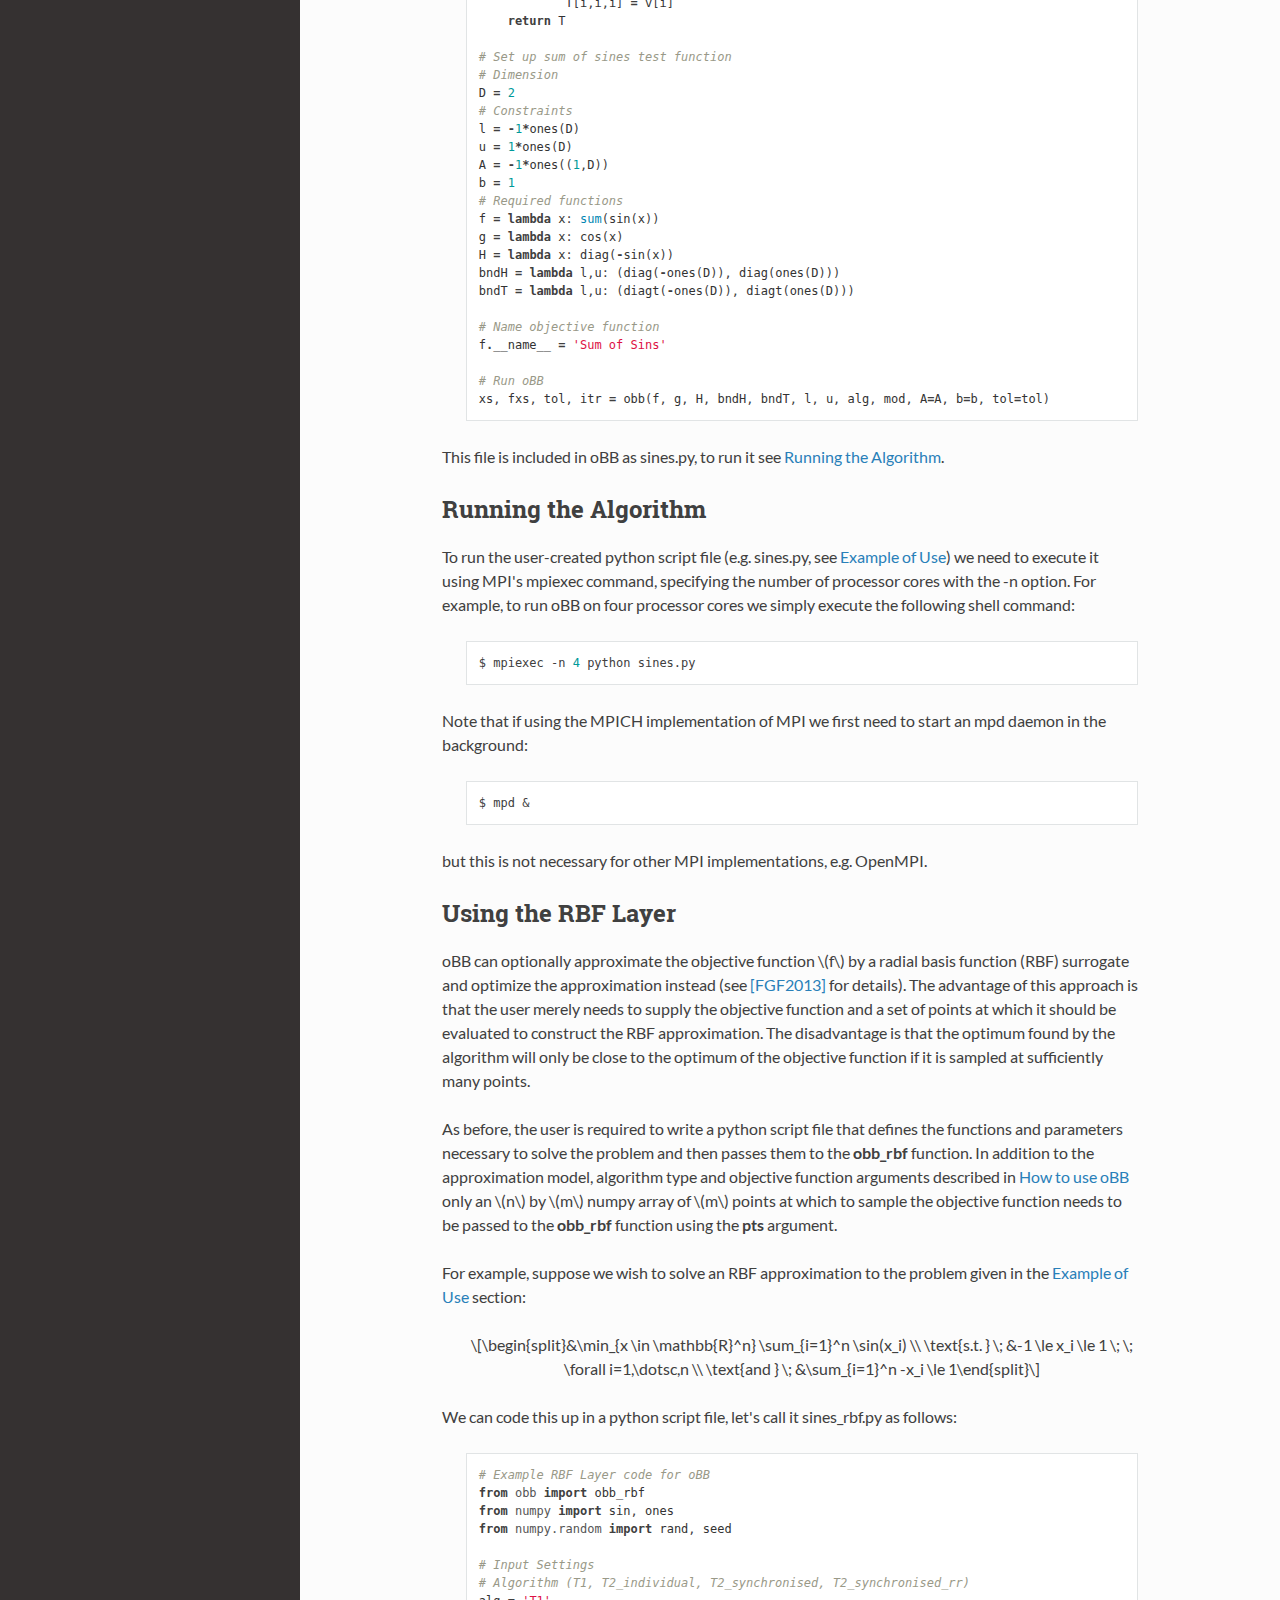
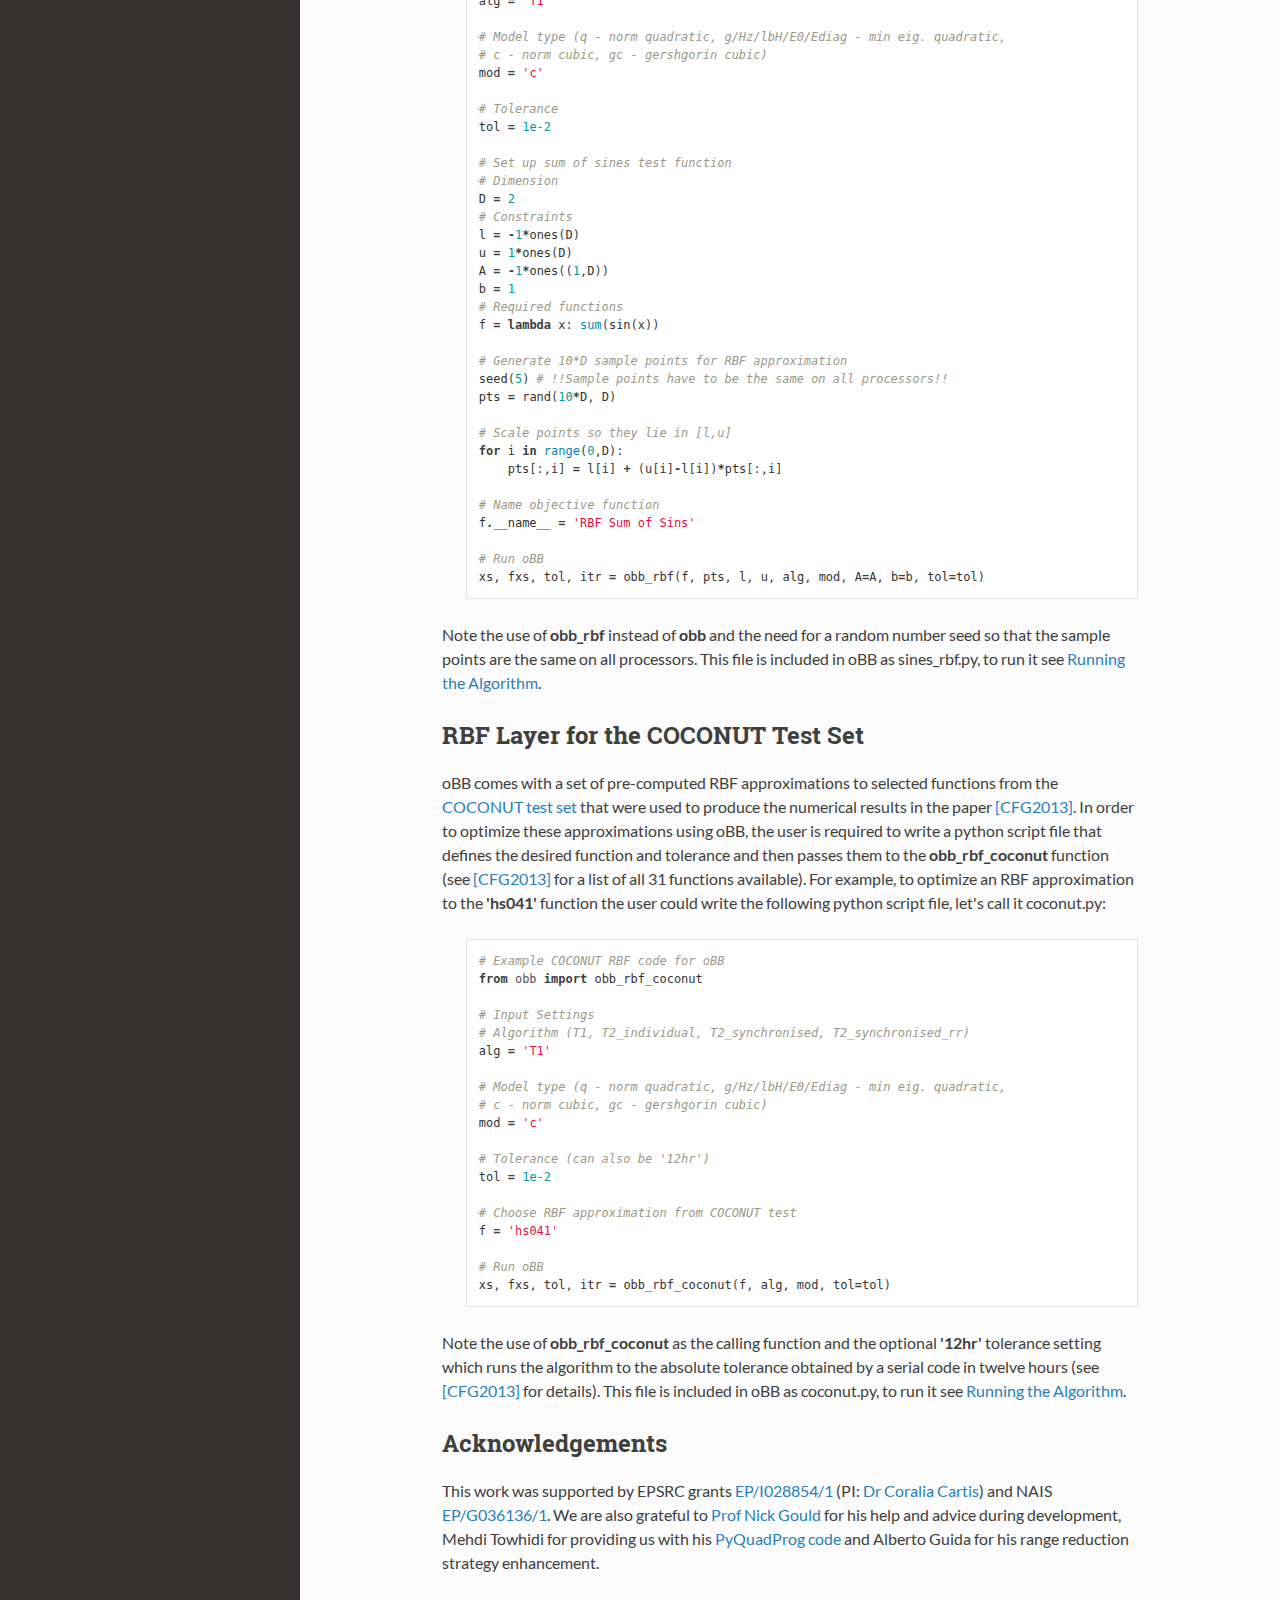
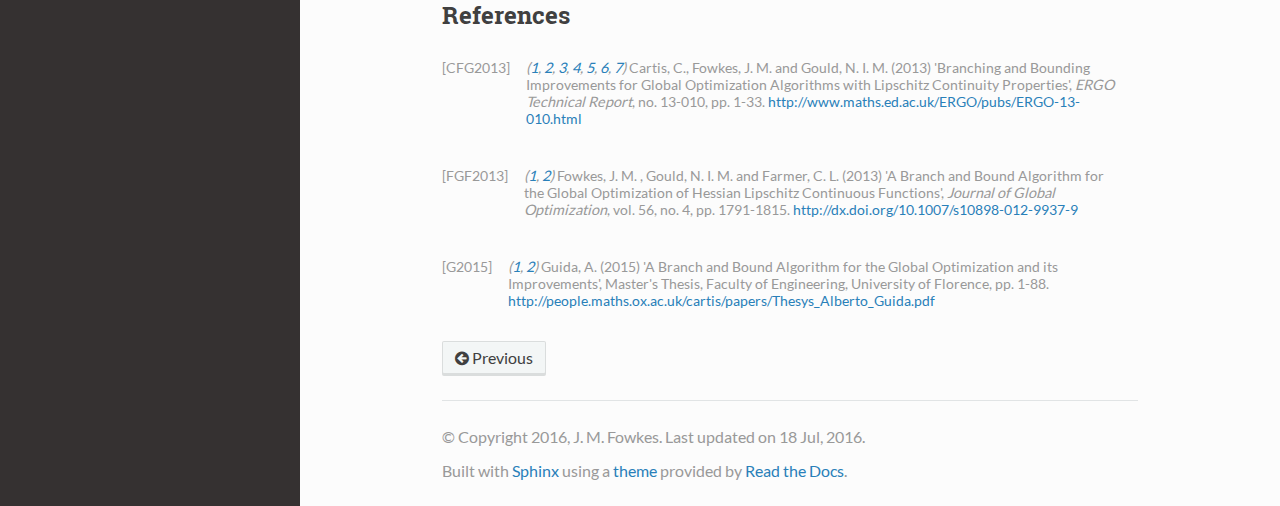
<file: docs/html/userguide.html>
<!DOCTYPE html>
<!--[if IE 8]><html class="no-js lt-ie9" lang="en" > <![endif]-->
<!--[if gt IE 8]><!--> <html class="no-js" lang="en" > <!--<![endif]-->
<head>
  <meta charset="utf-8">
  
  <meta name="viewport" content="width=device-width, initial-scale=1.0">
  
  <title>User Guide &mdash; oBB Documentation</title>
  

  
  
    <link rel="shortcut icon" href="_static/favicon.ico"/>
  

  

  
  
    

  

  
  
    <link rel="stylesheet" href="_static/css/theme.css" type="text/css" />
  

  

  
    <link rel="top" title="oBB Documentation" href="index.html"/>
        <link rel="prev" title="Installing oBB" href="install.html"/> 

  
  <script src="_static/js/modernizr.min.js"></script>

</head>

<body class="wy-body-for-nav" role="document">

  <div class="wy-grid-for-nav">

    
    <nav data-toggle="wy-nav-shift" class="wy-nav-side">
      <div class="wy-side-scroll">
        <div class="wy-side-nav-search">
          

          
            <a href="index.html" class="icon icon-home"> oBB
          

          
          </a>

          
            
            
              <div class="version">
                0.8b
              </div>
            
          

          
<div role="search">
  <form id="rtd-search-form" class="wy-form" action="search.html" method="get">
    <input type="text" name="q" placeholder="Search docs" />
    <input type="hidden" name="check_keywords" value="yes" />
    <input type="hidden" name="area" value="default" />
  </form>
</div>

          
        </div>

        <div class="wy-menu wy-menu-vertical" data-spy="affix" role="navigation" aria-label="main navigation">
          
            
            
                <ul class="current">
<li class="toctree-l1"><a class="reference internal" href="install.html">Installing oBB</a></li>
<li class="toctree-l1 current"><a class="current reference internal" href="#">User Guide</a><ul>
<li class="toctree-l2"><a class="reference internal" href="#global-optimization">Global Optimization</a></li>
<li class="toctree-l2"><a class="reference internal" href="#how-to-use-obb">How to use oBB</a></li>
<li class="toctree-l2"><a class="reference internal" href="#optional-arguments">Optional Arguments</a></li>
<li class="toctree-l2"><a class="reference internal" href="#example-of-use">Example of Use</a></li>
<li class="toctree-l2"><a class="reference internal" href="#running-the-algorithm">Running the Algorithm</a></li>
<li class="toctree-l2"><a class="reference internal" href="#using-the-rbf-layer">Using the RBF Layer</a></li>
<li class="toctree-l2"><a class="reference internal" href="#rbf-layer-for-the-coconut-test-set">RBF Layer for the COCONUT Test Set</a></li>
<li class="toctree-l2"><a class="reference internal" href="#acknowledgements">Acknowledgements</a></li>
<li class="toctree-l2"><a class="reference internal" href="#references">References</a></li>
</ul>
</li>
</ul>

            
          
        </div>
      </div>
    </nav>

    <section data-toggle="wy-nav-shift" class="wy-nav-content-wrap">

      
      <nav class="wy-nav-top" role="navigation" aria-label="top navigation">
        <i data-toggle="wy-nav-top" class="fa fa-bars"></i>
        <a href="index.html">oBB</a>
      </nav>


      
      <div class="wy-nav-content">
        <div class="rst-content">
          

 



<div role="navigation" aria-label="breadcrumbs navigation">
  <ul class="wy-breadcrumbs">
    <li><a href="index.html">Docs</a> &raquo;</li>
      
    <li>User Guide</li>
      <li class="wy-breadcrumbs-aside">
        
          
            <a href="_sources/userguide.txt" rel="nofollow"> View page source</a>
          
        
      </li>
  </ul>
  <hr/>
</div>
          <div role="main" class="document" itemscope="itemscope" itemtype="http://schema.org/Article">
           <div itemprop="articleBody">
            
  <div class="section" id="user-guide">
<h1>User Guide<a class="headerlink" href="#user-guide" title="Permalink to this headline">¶</a></h1>
<p>This section describes the main interface to oBB and how to use it.</p>
<div class="section" id="global-optimization">
<h2>Global Optimization<a class="headerlink" href="#global-optimization" title="Permalink to this headline">¶</a></h2>
<p>oBB is designed to solve the global optimization problem</p>
<blockquote>
<div><div class="math">
\[\begin{split}&amp;\min_{x \in \mathbb{R}^n} f(x) \\
\text{s.t. } \; &amp;l \le x \le u \\
\text{and } \;  &amp;Ax \le b \\
                &amp;Ex = d\end{split}\]</div>
</div></blockquote>
<p>where the objective function <span class="math">\(f\)</span> has Lipschitz continuous gradient or Hessian. oBB does not need to know the Lipschitz constants explicitly, it merely requires the user to supply elementwise bounds on the Hessian or derivative tensor of the objective function (see <a class="reference internal" href="#how-to-use-obb">How to use oBB</a>). The linear inequality constraints <span class="math">\(Ax \le b\)</span> and equality constraints <span class="math">\(Ex = d\)</span> are optional but the bound constraints <span class="math">\(l \le x \le u\)</span> are required.</p>
<p>oBB uses local first or second order Taylor type approximations over balls within a parallel branch and bound framework. As with all branch and bound algorithms, the curse of dimensionality limits its use to low dimensional problems. The choice of whether to use first or second order approximations is down to the user  (see <a class="reference internal" href="#how-to-use-obb">How to use oBB</a>).</p>
<p>For an in-depth technical description of the algorithm see the tech-report <a class="reference internal" href="#cfg2013" id="id1">[CFG2013]</a> and the paper <a class="reference internal" href="#fgf2013" id="id2">[FGF2013]</a>, along with the Master's thesis <a class="reference internal" href="#g2015" id="id3">[G2015]</a> for the optional range reduction strategy.</p>
</div>
<div class="section" id="how-to-use-obb">
<h2>How to use oBB<a class="headerlink" href="#how-to-use-obb" title="Permalink to this headline">¶</a></h2>
<p>oBB requires the user to write a python script file that defines the functions and parameters necessary to solve the global optimization problem and then passes them to the main <strong>obb</strong> function (see <a class="reference internal" href="#example-of-use">Example of Use</a>). The necessary functions are determined by the choice of a first or second order approximation model. The following approximation models can be passed to oBB's <strong>obb</strong> function using the <strong>mod</strong> argument (see <a class="reference internal" href="#cfg2013" id="id4">[CFG2013]</a> for details):</p>
<ul class="simple">
<li>First order models: <strong>'q'</strong> - norm based,  <strong>'g'</strong>, <strong>'Hz'</strong>, <strong>'lbH'</strong>, <strong>'E0'</strong>, <strong>'Ediag'</strong> - minimum eigenvalue based</li>
<li>Second order models: <strong>'c'</strong> - norm based, <strong>'gc'</strong> - minimum eigenvalue based</li>
</ul>
<p>If using a first order model, the user is required to write the following functions:</p>
<ul class="simple">
<li><strong>f(x)</strong> - returns objective function <span class="math">\(f\)</span> at point <span class="math">\(x\)</span> (scalar)</li>
<li><strong>g(x)</strong> - returns gradient <span class="math">\(\nabla_x f\)</span> of objective function at <span class="math">\(x\)</span> (numpy 1D-array)</li>
</ul>
<p>along with the bounding function:</p>
<ul class="simple">
<li><strong>bndH(l,u)</strong> - returns two numpy 2D-arrays of elementwise lower and upper bounds on the Hessian <span class="math">\(\nabla_{xx} f\)</span> of the objective function over <span class="math">\([l,u]\)</span></li>
</ul>
<p>For a second order model the user is additionally required to write the function:</p>
<ul class="simple">
<li><strong>H(x)</strong> - returns Hessian <span class="math">\(\nabla_{xx} f\)</span> of objective function at <span class="math">\(x\)</span> (numpy 2D-array)</li>
</ul>
<p>and rather than <strong>bndH</strong> the bounding function:</p>
<ul class="simple">
<li><strong>bndT(l,u)</strong> - returns two numpy 3D-arrays of elementwise lower and upper bounds on the derivative tensor <span class="math">\(\nabla_{xxx} f\)</span> of the objective function over <span class="math">\([l,u]\)</span></li>
</ul>
<p>The type of parallel branch and bound algorithm to use should be passed to oBB's <strong>obb</strong> function using the <strong>alg</strong> argument and can be one of the following (see <a class="reference internal" href="#cfg2013" id="id5">[CFG2013]</a> for details):</p>
<ul class="simple">
<li><strong>'T1'</strong> - bounds in parallel</li>
<li><strong>'T2_individual'</strong>, <strong>'T2_synchronised'</strong> - tree in parallel</li>
<li><strong>'T2_synchronised_rr'</strong> - tree in parallel <em>with range reduction</em></li>
</ul>
<p>See <a class="reference internal" href="#example-of-use">Example of Use</a> for an in-depth worked example in python. Note that the range reduction strategy improves performance in many cases but may not always guarantee global optimality (see <a class="reference internal" href="#g2015" id="id6">[G2015]</a> for details).</p>
</div>
<div class="section" id="optional-arguments">
<h2>Optional Arguments<a class="headerlink" href="#optional-arguments" title="Permalink to this headline">¶</a></h2>
<p>oBB allows the user to specify several optional arguments that control the behaviour of the algorithm:</p>
<ul class="simple">
<li><strong>tol</strong> - objective function tolerance (e.g. <strong>1e-2</strong>, the default)</li>
<li><strong>toltype</strong> - tolerance type (<strong>'r'</strong> - relative [default], <strong>'a'</strong> - absolute)</li>
<li><strong>countf</strong> - count objective function evaluations (<strong>0</strong> - off, <strong>1</strong> - on [default])</li>
<li><strong>countsp</strong> - count subproblem evaluations (<strong>0</strong> - off, <strong>1</strong> - on [default])</li>
</ul>
<p>and if <a class="reference external" href="http://www.matplotlib.org/">matplotlib</a> is installed:</p>
<ul class="simple">
<li><strong>vis</strong> - visualisation of the algorithm in 2D (<strong>0</strong> - off [default], <strong>1</strong> - on)</li>
</ul>
<p>Note that the inequality constraint arguments <span class="math">\(A, b\)</span> and  equality constraint arguments <span class="math">\(E, d\)</span> are also optional as the optimization problem is only required to be bound constrained.</p>
<p>The user can also specify the QP solver that the algorithm calls to obtain feasible upper bounds (see <a class="reference internal" href="#cfg2013" id="id7">[CFG2013]</a> for details). At present the user can choose from <a class="reference external" href="http://cvxopt.org/">CVXOPT's qp solver</a> or the <a class="reference external" href="http://github.com/mpy/PyQuadProg/">QuadProg++ solver</a> using the optional argument:</p>
<ul class="simple">
<li><strong>qpsolver</strong> - QP solver to use (<strong>'cvxopt'</strong> - CVXOPT's qp [default], <strong>'quadprog'</strong> - QuadProg++)</li>
</ul>
<p>Note that the QuadProg++ solver is faster as it is written in C++ but has very limited error handling and may not work in all cases. The CVXOPT solver is slower as it is written in Python but considerably more stable.</p>
</div>
<div class="section" id="example-of-use">
<h2>Example of Use<a class="headerlink" href="#example-of-use" title="Permalink to this headline">¶</a></h2>
<p>Suppose we wish to solve the following global optimization problem:</p>
<blockquote>
<div><div class="math">
\[\begin{split}&amp;\min_{x \in \mathbb{R}^n} \sum_{i=1}^n \sin(x_i) \\
\text{s.t. } \; &amp;-1 \le x_i \le 1 \; \; \forall i=1,\dotsc,n \\
\text{and }  \; &amp;\sum_{i=1}^n -x_i \le 1\end{split}\]</div>
</div></blockquote>
<p>One can see that the gradient <span class="math">\(g\)</span>, Hessian <span class="math">\(H\)</span> and third order derivative tensor <span class="math">\(T\)</span> are given by</p>
<blockquote>
<div><div class="math">
\[\begin{split}&amp;g(x) = ( \cos(x_1), \dotsc, \cos(x_n))^T \\
&amp;H(x) = diag( -\sin(x_1), \dotsc, -\sin(x_n)) \\
&amp;T(x) = diagt( -\cos(x_1), \dotsc, -\cos(x_n))\end{split}\]</div>
</div></blockquote>
<p>where <span class="math">\(diagt\)</span> is the tensor diagonal function (i.e. <span class="math">\(diagt(v)\)</span> places the vector <span class="math">\(v\)</span> on the diagonal of the tensor).</p>
<p>It is straightforward to obtain elementwise bounds on the Hessian matrix <span class="math">\(H\)</span> and third order derivative tensor <span class="math">\(T\)</span> as both <span class="math">\(sin\)</span> and <span class="math">\(cos\)</span> can be bounded below and above by -1 and 1 respectively.</p>
<p>We can code this up in a python script file, let's call it sines.py as follows:</p>
<blockquote>
<div><div class="highlight-python"><div class="highlight"><pre><span></span><span class="c1"># Example code for oBB</span>
<span class="kn">from</span> <span class="nn">obb</span> <span class="kn">import</span> <span class="n">obb</span>
<span class="kn">from</span> <span class="nn">numpy</span> <span class="kn">import</span> <span class="n">sin</span><span class="p">,</span> <span class="n">cos</span><span class="p">,</span> <span class="n">diag</span><span class="p">,</span> <span class="n">ones</span><span class="p">,</span> <span class="n">zeros</span>

<span class="c1"># Input Settings</span>
<span class="c1"># Algorithm (T1, T2_individual, T2_synchronised, T2_synchronised_rr)</span>
<span class="n">alg</span> <span class="o">=</span> <span class="s1">&#39;T1&#39;</span>

<span class="c1"># Model type (q - norm quadratic, g/Hz/lbH/E0/Ediag - min eig. quadratic,</span>
<span class="c1"># c - norm cubic, gc - gershgorin cubic)</span>
<span class="n">mod</span> <span class="o">=</span> <span class="s1">&#39;c&#39;</span>

<span class="c1"># Tolerance</span>
<span class="n">tol</span> <span class="o">=</span> <span class="mf">1e-2</span>

<span class="c1"># Tensor diagonal function</span>
<span class="k">def</span> <span class="nf">diagt</span><span class="p">(</span><span class="n">v</span><span class="p">):</span>
    <span class="n">T</span> <span class="o">=</span> <span class="n">zeros</span><span class="p">((</span><span class="n">D</span><span class="p">,</span><span class="n">D</span><span class="p">,</span><span class="n">D</span><span class="p">))</span>
    <span class="k">for</span> <span class="n">i</span> <span class="ow">in</span> <span class="nb">range</span><span class="p">(</span><span class="mi">0</span><span class="p">,</span><span class="n">D</span><span class="p">):</span>
            <span class="n">T</span><span class="p">[</span><span class="n">i</span><span class="p">,</span><span class="n">i</span><span class="p">,</span><span class="n">i</span><span class="p">]</span> <span class="o">=</span> <span class="n">v</span><span class="p">[</span><span class="n">i</span><span class="p">]</span>
    <span class="k">return</span> <span class="n">T</span>

<span class="c1"># Set up sum of sines test function</span>
<span class="c1"># Dimension</span>
<span class="n">D</span> <span class="o">=</span> <span class="mi">2</span>
<span class="c1"># Constraints</span>
<span class="n">l</span> <span class="o">=</span> <span class="o">-</span><span class="mi">1</span><span class="o">*</span><span class="n">ones</span><span class="p">(</span><span class="n">D</span><span class="p">)</span>
<span class="n">u</span> <span class="o">=</span> <span class="mi">1</span><span class="o">*</span><span class="n">ones</span><span class="p">(</span><span class="n">D</span><span class="p">)</span>
<span class="n">A</span> <span class="o">=</span> <span class="o">-</span><span class="mi">1</span><span class="o">*</span><span class="n">ones</span><span class="p">((</span><span class="mi">1</span><span class="p">,</span><span class="n">D</span><span class="p">))</span>
<span class="n">b</span> <span class="o">=</span> <span class="mi">1</span>
<span class="c1"># Required functions</span>
<span class="n">f</span> <span class="o">=</span> <span class="k">lambda</span> <span class="n">x</span><span class="p">:</span> <span class="nb">sum</span><span class="p">(</span><span class="n">sin</span><span class="p">(</span><span class="n">x</span><span class="p">))</span>
<span class="n">g</span> <span class="o">=</span> <span class="k">lambda</span> <span class="n">x</span><span class="p">:</span> <span class="n">cos</span><span class="p">(</span><span class="n">x</span><span class="p">)</span>
<span class="n">H</span> <span class="o">=</span> <span class="k">lambda</span> <span class="n">x</span><span class="p">:</span> <span class="n">diag</span><span class="p">(</span><span class="o">-</span><span class="n">sin</span><span class="p">(</span><span class="n">x</span><span class="p">))</span>
<span class="n">bndH</span> <span class="o">=</span> <span class="k">lambda</span> <span class="n">l</span><span class="p">,</span><span class="n">u</span><span class="p">:</span> <span class="p">(</span><span class="n">diag</span><span class="p">(</span><span class="o">-</span><span class="n">ones</span><span class="p">(</span><span class="n">D</span><span class="p">)),</span> <span class="n">diag</span><span class="p">(</span><span class="n">ones</span><span class="p">(</span><span class="n">D</span><span class="p">)))</span>
<span class="n">bndT</span> <span class="o">=</span> <span class="k">lambda</span> <span class="n">l</span><span class="p">,</span><span class="n">u</span><span class="p">:</span> <span class="p">(</span><span class="n">diagt</span><span class="p">(</span><span class="o">-</span><span class="n">ones</span><span class="p">(</span><span class="n">D</span><span class="p">)),</span> <span class="n">diagt</span><span class="p">(</span><span class="n">ones</span><span class="p">(</span><span class="n">D</span><span class="p">)))</span>

<span class="c1"># Name objective function</span>
<span class="n">f</span><span class="o">.</span><span class="n">__name__</span> <span class="o">=</span> <span class="s1">&#39;Sum of Sins&#39;</span>

<span class="c1"># Run oBB</span>
<span class="n">xs</span><span class="p">,</span> <span class="n">fxs</span><span class="p">,</span> <span class="n">tol</span><span class="p">,</span> <span class="n">itr</span> <span class="o">=</span> <span class="n">obb</span><span class="p">(</span><span class="n">f</span><span class="p">,</span> <span class="n">g</span><span class="p">,</span> <span class="n">H</span><span class="p">,</span> <span class="n">bndH</span><span class="p">,</span> <span class="n">bndT</span><span class="p">,</span> <span class="n">l</span><span class="p">,</span> <span class="n">u</span><span class="p">,</span> <span class="n">alg</span><span class="p">,</span> <span class="n">mod</span><span class="p">,</span> <span class="n">A</span><span class="o">=</span><span class="n">A</span><span class="p">,</span> <span class="n">b</span><span class="o">=</span><span class="n">b</span><span class="p">,</span> <span class="n">tol</span><span class="o">=</span><span class="n">tol</span><span class="p">)</span>
</pre></div>
</div>
</div></blockquote>
<p>This file is included in oBB as sines.py, to run it see <a class="reference internal" href="#running-the-algorithm">Running the Algorithm</a>.</p>
</div>
<div class="section" id="running-the-algorithm">
<h2>Running the Algorithm<a class="headerlink" href="#running-the-algorithm" title="Permalink to this headline">¶</a></h2>
<p>To run the user-created python script file (e.g. sines.py, see <a class="reference internal" href="#example-of-use">Example of Use</a>) we need to execute it using MPI's mpiexec command, specifying the number of processor cores with the -n option. For example, to run oBB on four processor cores we simply execute the following shell command:</p>
<blockquote>
<div><div class="highlight-bash"><div class="highlight"><pre><span></span>$ mpiexec -n <span class="m">4</span> python sines.py
</pre></div>
</div>
</div></blockquote>
<p>Note that if using the MPICH implementation of MPI we first need to start an mpd daemon in the background:</p>
<blockquote>
<div><div class="highlight-bash"><div class="highlight"><pre><span></span>$ mpd <span class="p">&amp;</span>
</pre></div>
</div>
</div></blockquote>
<p>but this is not necessary for other MPI implementations, e.g. OpenMPI.</p>
</div>
<div class="section" id="using-the-rbf-layer">
<h2>Using the RBF Layer<a class="headerlink" href="#using-the-rbf-layer" title="Permalink to this headline">¶</a></h2>
<p>oBB can optionally approximate the objective function <span class="math">\(f\)</span> by a radial basis function (RBF) surrogate and optimize the approximation instead (see <a class="reference internal" href="#fgf2013" id="id8">[FGF2013]</a> for details). The advantage of this approach is that the user merely needs to supply the objective function and a set of points at which it should be evaluated to construct the RBF approximation. The disadvantage is that the optimum found by the algorithm will only be close to the optimum of the objective function if it is sampled at sufficiently many points.</p>
<p>As before, the user is required to write a python script file that defines the functions and parameters necessary to solve the problem and then passes them to the <strong>obb_rbf</strong> function. In addition to the approximation model, algorithm type and objective function arguments described in <a class="reference internal" href="#how-to-use-obb">How to use oBB</a> only an <span class="math">\(n\)</span> by <span class="math">\(m\)</span> numpy array of <span class="math">\(m\)</span> points at which to sample the objective function needs to be passed to the <strong>obb_rbf</strong> function using the <strong>pts</strong> argument.</p>
<p>For example, suppose we wish to solve an RBF approximation to the problem given in the <a class="reference internal" href="#example-of-use">Example of Use</a> section:</p>
<blockquote>
<div><div class="math">
\[\begin{split}&amp;\min_{x \in \mathbb{R}^n} \sum_{i=1}^n \sin(x_i) \\
\text{s.t. } \; &amp;-1 \le x_i \le 1 \; \; \forall i=1,\dotsc,n \\
\text{and }  \; &amp;\sum_{i=1}^n -x_i \le 1\end{split}\]</div>
</div></blockquote>
<p>We can code this up in a python script file, let's call it sines_rbf.py as follows:</p>
<blockquote>
<div><div class="highlight-python"><div class="highlight"><pre><span></span><span class="c1"># Example RBF Layer code for oBB</span>
<span class="kn">from</span> <span class="nn">obb</span> <span class="kn">import</span> <span class="n">obb_rbf</span>
<span class="kn">from</span> <span class="nn">numpy</span> <span class="kn">import</span> <span class="n">sin</span><span class="p">,</span> <span class="n">ones</span>
<span class="kn">from</span> <span class="nn">numpy.random</span> <span class="kn">import</span> <span class="n">rand</span><span class="p">,</span> <span class="n">seed</span>

<span class="c1"># Input Settings</span>
<span class="c1"># Algorithm (T1, T2_individual, T2_synchronised, T2_synchronised_rr)</span>
<span class="n">alg</span> <span class="o">=</span> <span class="s1">&#39;T1&#39;</span>

<span class="c1"># Model type (q - norm quadratic, g/Hz/lbH/E0/Ediag - min eig. quadratic,</span>
<span class="c1"># c - norm cubic, gc - gershgorin cubic)</span>
<span class="n">mod</span> <span class="o">=</span> <span class="s1">&#39;c&#39;</span>

<span class="c1"># Tolerance</span>
<span class="n">tol</span> <span class="o">=</span> <span class="mf">1e-2</span>

<span class="c1"># Set up sum of sines test function</span>
<span class="c1"># Dimension</span>
<span class="n">D</span> <span class="o">=</span> <span class="mi">2</span>
<span class="c1"># Constraints</span>
<span class="n">l</span> <span class="o">=</span> <span class="o">-</span><span class="mi">1</span><span class="o">*</span><span class="n">ones</span><span class="p">(</span><span class="n">D</span><span class="p">)</span>
<span class="n">u</span> <span class="o">=</span> <span class="mi">1</span><span class="o">*</span><span class="n">ones</span><span class="p">(</span><span class="n">D</span><span class="p">)</span>
<span class="n">A</span> <span class="o">=</span> <span class="o">-</span><span class="mi">1</span><span class="o">*</span><span class="n">ones</span><span class="p">((</span><span class="mi">1</span><span class="p">,</span><span class="n">D</span><span class="p">))</span>
<span class="n">b</span> <span class="o">=</span> <span class="mi">1</span>
<span class="c1"># Required functions</span>
<span class="n">f</span> <span class="o">=</span> <span class="k">lambda</span> <span class="n">x</span><span class="p">:</span> <span class="nb">sum</span><span class="p">(</span><span class="n">sin</span><span class="p">(</span><span class="n">x</span><span class="p">))</span>

<span class="c1"># Generate 10*D sample points for RBF approximation</span>
<span class="n">seed</span><span class="p">(</span><span class="mi">5</span><span class="p">)</span> <span class="c1"># !!Sample points have to be the same on all processors!!</span>
<span class="n">pts</span> <span class="o">=</span> <span class="n">rand</span><span class="p">(</span><span class="mi">10</span><span class="o">*</span><span class="n">D</span><span class="p">,</span> <span class="n">D</span><span class="p">)</span>

<span class="c1"># Scale points so they lie in [l,u]</span>
<span class="k">for</span> <span class="n">i</span> <span class="ow">in</span> <span class="nb">range</span><span class="p">(</span><span class="mi">0</span><span class="p">,</span><span class="n">D</span><span class="p">):</span>
    <span class="n">pts</span><span class="p">[:,</span><span class="n">i</span><span class="p">]</span> <span class="o">=</span> <span class="n">l</span><span class="p">[</span><span class="n">i</span><span class="p">]</span> <span class="o">+</span> <span class="p">(</span><span class="n">u</span><span class="p">[</span><span class="n">i</span><span class="p">]</span><span class="o">-</span><span class="n">l</span><span class="p">[</span><span class="n">i</span><span class="p">])</span><span class="o">*</span><span class="n">pts</span><span class="p">[:,</span><span class="n">i</span><span class="p">]</span>

<span class="c1"># Name objective function</span>
<span class="n">f</span><span class="o">.</span><span class="n">__name__</span> <span class="o">=</span> <span class="s1">&#39;RBF Sum of Sins&#39;</span>

<span class="c1"># Run oBB</span>
<span class="n">xs</span><span class="p">,</span> <span class="n">fxs</span><span class="p">,</span> <span class="n">tol</span><span class="p">,</span> <span class="n">itr</span> <span class="o">=</span> <span class="n">obb_rbf</span><span class="p">(</span><span class="n">f</span><span class="p">,</span> <span class="n">pts</span><span class="p">,</span> <span class="n">l</span><span class="p">,</span> <span class="n">u</span><span class="p">,</span> <span class="n">alg</span><span class="p">,</span> <span class="n">mod</span><span class="p">,</span> <span class="n">A</span><span class="o">=</span><span class="n">A</span><span class="p">,</span> <span class="n">b</span><span class="o">=</span><span class="n">b</span><span class="p">,</span> <span class="n">tol</span><span class="o">=</span><span class="n">tol</span><span class="p">)</span>
</pre></div>
</div>
</div></blockquote>
<p>Note the use of <strong>obb_rbf</strong> instead of <strong>obb</strong> and the need for a random number seed so that the sample points are the same on all processors. This file is included in oBB as sines_rbf.py, to run it see <a class="reference internal" href="#running-the-algorithm">Running the Algorithm</a>.</p>
</div>
<div class="section" id="rbf-layer-for-the-coconut-test-set">
<h2>RBF Layer for the COCONUT Test Set<a class="headerlink" href="#rbf-layer-for-the-coconut-test-set" title="Permalink to this headline">¶</a></h2>
<p>oBB comes with a set of pre-computed RBF approximations to selected functions from the <a class="reference external" href="http://www.mat.univie.ac.at/~neum/glopt/coconut/Benchmark/Benchmark.html">COCONUT test set</a> that were used to produce the numerical results in the paper <a class="reference internal" href="#cfg2013" id="id9">[CFG2013]</a>. In order to optimize these approximations using oBB, the user is required to write a python script file that defines the desired function and tolerance and then passes them to the <strong>obb_rbf_coconut</strong> function (see <a class="reference internal" href="#cfg2013" id="id10">[CFG2013]</a> for a list of all 31 functions available). For example, to optimize an RBF approximation to the <strong>'hs041'</strong> function the user could write the following python script file, let's call it coconut.py:</p>
<blockquote>
<div><div class="highlight-python"><div class="highlight"><pre><span></span><span class="c1"># Example COCONUT RBF code for oBB</span>
<span class="kn">from</span> <span class="nn">obb</span> <span class="kn">import</span> <span class="n">obb_rbf_coconut</span>

<span class="c1"># Input Settings</span>
<span class="c1"># Algorithm (T1, T2_individual, T2_synchronised, T2_synchronised_rr)</span>
<span class="n">alg</span> <span class="o">=</span> <span class="s1">&#39;T1&#39;</span>

<span class="c1"># Model type (q - norm quadratic, g/Hz/lbH/E0/Ediag - min eig. quadratic,</span>
<span class="c1"># c - norm cubic, gc - gershgorin cubic)</span>
<span class="n">mod</span> <span class="o">=</span> <span class="s1">&#39;c&#39;</span>

<span class="c1"># Tolerance (can also be &#39;12hr&#39;)</span>
<span class="n">tol</span> <span class="o">=</span> <span class="mf">1e-2</span>

<span class="c1"># Choose RBF approximation from COCONUT test</span>
<span class="n">f</span> <span class="o">=</span> <span class="s1">&#39;hs041&#39;</span>

<span class="c1"># Run oBB</span>
<span class="n">xs</span><span class="p">,</span> <span class="n">fxs</span><span class="p">,</span> <span class="n">tol</span><span class="p">,</span> <span class="n">itr</span> <span class="o">=</span> <span class="n">obb_rbf_coconut</span><span class="p">(</span><span class="n">f</span><span class="p">,</span> <span class="n">alg</span><span class="p">,</span> <span class="n">mod</span><span class="p">,</span> <span class="n">tol</span><span class="o">=</span><span class="n">tol</span><span class="p">)</span>
</pre></div>
</div>
</div></blockquote>
<p>Note the use of <strong>obb_rbf_coconut</strong> as the calling function and the optional <strong>'12hr'</strong> tolerance setting which runs the algorithm to the absolute tolerance obtained by a serial code in twelve hours (see <a class="reference internal" href="#cfg2013" id="id11">[CFG2013]</a> for details). This file is included in oBB as coconut.py, to run it see <a class="reference internal" href="#running-the-algorithm">Running the Algorithm</a>.</p>
</div>
<div class="section" id="acknowledgements">
<h2>Acknowledgements<a class="headerlink" href="#acknowledgements" title="Permalink to this headline">¶</a></h2>
<p>This work was supported by EPSRC grants <a class="reference external" href="http://gow.epsrc.ac.uk/NGBOViewGrant.aspx?GrantRef=EP/I028854/1">EP/I028854/1</a> (PI: <a class="reference external" href="http://www.maths.ox.ac.uk/people/profiles/coralia.cartis">Dr Coralia Cartis</a>) and NAIS <a class="reference external" href="http://gow.epsrc.ac.uk/NGBOViewGrant.aspx?GrantRef=EP/G036136/1">EP/G036136/1</a>.
We are also grateful to <a class="reference external" href="http://www.numerical.rl.ac.uk/people/nimg/">Prof Nick Gould</a> for his help and advice during development, Mehdi Towhidi for providing us with his <a class="reference external" href="http://github.com/mpy/PyQuadProg">PyQuadProg code</a> and Alberto Guida for his range reduction strategy enhancement.</p>
</div>
<div class="section" id="references">
<h2>References<a class="headerlink" href="#references" title="Permalink to this headline">¶</a></h2>
<table class="docutils citation" frame="void" id="cfg2013" rules="none">
<colgroup><col class="label" /><col /></colgroup>
<tbody valign="top">
<tr><td class="label">[CFG2013]</td><td><em>(<a class="fn-backref" href="#id1">1</a>, <a class="fn-backref" href="#id4">2</a>, <a class="fn-backref" href="#id5">3</a>, <a class="fn-backref" href="#id7">4</a>, <a class="fn-backref" href="#id9">5</a>, <a class="fn-backref" href="#id10">6</a>, <a class="fn-backref" href="#id11">7</a>)</em> Cartis, C., Fowkes, J. M. and Gould, N. I. M. (2013) 'Branching and Bounding Improvements for Global Optimization Algorithms with Lipschitz Continuity Properties', <em>ERGO Technical Report</em>, no. 13-010, pp. 1-33. <a class="reference external" href="http://www.maths.ed.ac.uk/ERGO/pubs/ERGO-13-010.html">http://www.maths.ed.ac.uk/ERGO/pubs/ERGO-13-010.html</a></td></tr>
</tbody>
</table>
<table class="docutils citation" frame="void" id="fgf2013" rules="none">
<colgroup><col class="label" /><col /></colgroup>
<tbody valign="top">
<tr><td class="label">[FGF2013]</td><td><em>(<a class="fn-backref" href="#id2">1</a>, <a class="fn-backref" href="#id8">2</a>)</em> Fowkes, J. M. , Gould,  N. I. M. and Farmer, C. L. (2013) 'A Branch and Bound Algorithm for the Global Optimization of Hessian Lipschitz Continuous Functions', <em>Journal of Global Optimization</em>, vol. 56, no. 4, pp. 1791-1815. <a class="reference external" href="http://dx.doi.org/10.1007/s10898-012-9937-9">http://dx.doi.org/10.1007/s10898-012-9937-9</a></td></tr>
</tbody>
</table>
<table class="docutils citation" frame="void" id="g2015" rules="none">
<colgroup><col class="label" /><col /></colgroup>
<tbody valign="top">
<tr><td class="label">[G2015]</td><td><em>(<a class="fn-backref" href="#id3">1</a>, <a class="fn-backref" href="#id6">2</a>)</em> Guida, A. (2015) 'A Branch and Bound Algorithm for the Global Optimization and its Improvements', Master's Thesis, Faculty of Engineering, University of Florence, pp. 1-88. <a class="reference external" href="http://people.maths.ox.ac.uk/cartis/papers/Thesys_Alberto_Guida.pdf">http://people.maths.ox.ac.uk/cartis/papers/Thesys_Alberto_Guida.pdf</a></td></tr>
</tbody>
</table>
</div>
</div>


           </div>
          </div>
          <footer>
  
    <div class="rst-footer-buttons" role="navigation" aria-label="footer navigation">
      
      
        <a href="install.html" class="btn btn-neutral" title="Installing oBB" accesskey="p"><span class="fa fa-arrow-circle-left"></span> Previous</a>
      
    </div>
  

  <hr/>

  <div role="contentinfo">
    <p>
        &copy; Copyright 2016, J. M. Fowkes.
      Last updated on 18 Jul, 2016.

    </p>
  </div>
  Built with <a href="http://sphinx-doc.org/">Sphinx</a> using a <a href="https://github.com/snide/sphinx_rtd_theme">theme</a> provided by <a href="https://readthedocs.org">Read the Docs</a>. 

</footer>

        </div>
      </div>

    </section>

  </div>
  


  

    <script type="text/javascript">
        var DOCUMENTATION_OPTIONS = {
            URL_ROOT:'./',
            VERSION:'0.8b',
            COLLAPSE_INDEX:false,
            FILE_SUFFIX:'.html',
            HAS_SOURCE:  true
        };
    </script>
      <script type="text/javascript" src="_static/jquery.js"></script>
      <script type="text/javascript" src="_static/underscore.js"></script>
      <script type="text/javascript" src="_static/doctools.js"></script>
      <script type="text/javascript" src="https://cdn.mathjax.org/mathjax/latest/MathJax.js?config=TeX-AMS-MML_HTMLorMML"></script>

  

  
  
    <script type="text/javascript" src="_static/js/theme.js"></script>
  

  
  
  <script type="text/javascript">
      jQuery(function () {
          SphinxRtdTheme.StickyNav.enable();
      });
  </script>
   

</body>
</html>
</file>
<file: docs/html/_static/css/theme.css>
﻿*{-webkit-box-sizing:border-box;-moz-box-sizing:border-box;box-sizing:border-box}article,aside,details,figcaption,figure,footer,header,hgroup,nav,section{display:block}audio,canvas,video{display:inline-block;*display:inline;*zoom:1}audio:not([controls]){display:none}[hidden]{display:none}*{-webkit-box-sizing:border-box;-moz-box-sizing:border-box;box-sizing:border-box}html{font-size:100%;-webkit-text-size-adjust:100%;-ms-text-size-adjust:100%}body{margin:0}a:hover,a:active{outline:0}abbr[title]{border-bottom:1px dotted}b,strong{font-weight:bold}blockquote{margin:0}dfn{font-style:italic}ins{background:#ff9;color:#000;text-decoration:none}mark{background:#ff0;color:#000;font-style:italic;font-weight:bold}pre,code,.rst-content tt,.rst-content code,kbd,samp{font-family:monospace,serif;_font-family:"courier new",monospace;font-size:1em}pre{white-space:pre}q{quotes:none}q:before,q:after{content:"";content:none}small{font-size:85%}sub,sup{font-size:75%;line-height:0;position:relative;vertical-align:baseline}sup{top:-0.5em}sub{bottom:-0.25em}ul,ol,dl{margin:0;padding:0;list-style:none;list-style-image:none}li{list-style:none}dd{margin:0}img{border:0;-ms-interpolation-mode:bicubic;vertical-align:middle;max-width:100%}svg:not(:root){overflow:hidden}figure{margin:0}form{margin:0}fieldset{border:0;margin:0;padding:0}label{cursor:pointer}legend{border:0;*margin-left:-7px;padding:0;white-space:normal}button,input,select,textarea{font-size:100%;margin:0;vertical-align:baseline;*vertical-align:middle}button,input{line-height:normal}button,input[type="button"],input[type="reset"],input[type="submit"]{cursor:pointer;-webkit-appearance:button;*overflow:visible}button[disabled],input[disabled]{cursor:default}input[type="checkbox"],input[type="radio"]{box-sizing:border-box;padding:0;*width:13px;*height:13px}input[type="search"]{-webkit-appearance:textfield;-moz-box-sizing:content-box;-webkit-box-sizing:content-box;box-sizing:content-box}input[type="search"]::-webkit-search-decoration,input[type="search"]::-webkit-search-cancel-button{-webkit-appearance:none}button::-moz-focus-inner,input::-moz-focus-inner{border:0;padding:0}textarea{overflow:auto;vertical-align:top;resize:vertical}table{border-collapse:collapse;border-spacing:0}td{vertical-align:top}.chromeframe{margin:0.2em 0;background:#ccc;color:#000;padding:0.2em 0}.ir{display:block;border:0;text-indent:-999em;overflow:hidden;background-color:transparent;background-repeat:no-repeat;text-align:left;direction:ltr;*line-height:0}.ir br{display:none}.hidden{display:none !important;visibility:hidden}.visuallyhidden{border:0;clip:rect(0 0 0 0);height:1px;margin:-1px;overflow:hidden;padding:0;position:absolute;width:1px}.visuallyhidden.focusable:active,.visuallyhidden.focusable:focus{clip:auto;height:auto;margin:0;overflow:visible;position:static;width:auto}.invisible{visibility:hidden}.relative{position:relative}big,small{font-size:100%}@media print{html,body,section{background:none !important}*{box-shadow:none !important;text-shadow:none !important;filter:none !important;-ms-filter:none !important}a,a:visited{text-decoration:underline}.ir a:after,a[href^="javascript:"]:after,a[href^="#"]:after{content:""}pre,blockquote{page-break-inside:avoid}thead{display:table-header-group}tr,img{page-break-inside:avoid}img{max-width:100% !important}@page{margin:0.5cm}p,h2,.rst-content .toctree-wrapper p.caption,h3{orphans:3;widows:3}h2,.rst-content .toctree-wrapper p.caption,h3{page-break-after:avoid}}.fa:before,.wy-menu-vertical li span.toctree-expand:before,.wy-menu-vertical li.on a span.toctree-expand:before,.wy-menu-vertical li.current>a span.toctree-expand:before,.rst-content .admonition-title:before,.rst-content h1 .headerlink:before,.rst-content h2 .headerlink:before,.rst-content h3 .headerlink:before,.rst-content h4 .headerlink:before,.rst-content h5 .headerlink:before,.rst-content h6 .headerlink:before,.rst-content dl dt .headerlink:before,.rst-content p.caption .headerlink:before,.rst-content tt.download span:first-child:before,.rst-content code.download span:first-child:before,.icon:before,.wy-dropdown .caret:before,.wy-inline-validate.wy-inline-validate-success .wy-input-context:before,.wy-inline-validate.wy-inline-validate-danger .wy-input-context:before,.wy-inline-validate.wy-inline-validate-warning .wy-input-context:before,.wy-inline-validate.wy-inline-validate-info .wy-input-context:before,.wy-alert,.rst-content .note,.rst-content .attention,.rst-content .caution,.rst-content .danger,.rst-content .error,.rst-content .hint,.rst-content .important,.rst-content .tip,.rst-content .warning,.rst-content .seealso,.rst-content .admonition-todo,.btn,input[type="text"],input[type="password"],input[type="email"],input[type="url"],input[type="date"],input[type="month"],input[type="time"],input[type="datetime"],input[type="datetime-local"],input[type="week"],input[type="number"],input[type="search"],input[type="tel"],input[type="color"],select,textarea,.wy-menu-vertical li.on a,.wy-menu-vertical li.current>a,.wy-side-nav-search>a,.wy-side-nav-search .wy-dropdown>a,.wy-nav-top a{-webkit-font-smoothing:antialiased}.clearfix{*zoom:1}.clearfix:before,.clearfix:after{display:table;content:""}.clearfix:after{clear:both}/*!
 *  Font Awesome 4.2.0 by @davegandy - http://fontawesome.io - @fontawesome
 *  License - http://fontawesome.io/license (Font: SIL OFL 1.1, CSS: MIT License)
 */@font-face{font-family:'FontAwesome';src:url("../fonts/fontawesome-webfont.eot?v=4.2.0");src:url("../fonts/fontawesome-webfont.eot?#iefix&v=4.2.0") format("embedded-opentype"),url("../fonts/fontawesome-webfont.woff?v=4.2.0") format("woff"),url("../fonts/fontawesome-webfont.ttf?v=4.2.0") format("truetype"),url("../fonts/fontawesome-webfont.svg?v=4.2.0#fontawesomeregular") format("svg");font-weight:normal;font-style:normal}.fa,.wy-menu-vertical li span.toctree-expand,.wy-menu-vertical li.on a span.toctree-expand,.wy-menu-vertical li.current>a span.toctree-expand,.rst-content .admonition-title,.rst-content h1 .headerlink,.rst-content h2 .headerlink,.rst-content h3 .headerlink,.rst-content h4 .headerlink,.rst-content h5 .headerlink,.rst-content h6 .headerlink,.rst-content dl dt .headerlink,.rst-content p.caption .headerlink,.rst-content tt.download span:first-child,.rst-content code.download span:first-child,.icon{display:inline-block;font:normal normal normal 14px/1 FontAwesome;font-size:inherit;text-rendering:auto;-webkit-font-smoothing:antialiased;-moz-osx-font-smoothing:grayscale}.fa-lg{font-size:1.33333em;line-height:0.75em;vertical-align:-15%}.fa-2x{font-size:2em}.fa-3x{font-size:3em}.fa-4x{font-size:4em}.fa-5x{font-size:5em}.fa-fw{width:1.28571em;text-align:center}.fa-ul{padding-left:0;margin-left:2.14286em;list-style-type:none}.fa-ul>li{position:relative}.fa-li{position:absolute;left:-2.14286em;width:2.14286em;top:0.14286em;text-align:center}.fa-li.fa-lg{left:-1.85714em}.fa-border{padding:.2em .25em .15em;border:solid 0.08em #eee;border-radius:.1em}.pull-right{float:right}.pull-left{float:left}.fa.pull-left,.wy-menu-vertical li span.pull-left.toctree-expand,.wy-menu-vertical li.on a span.pull-left.toctree-expand,.wy-menu-vertical li.current>a span.pull-left.toctree-expand,.rst-content .pull-left.admonition-title,.rst-content h1 .pull-left.headerlink,.rst-content h2 .pull-left.headerlink,.rst-content h3 .pull-left.headerlink,.rst-content h4 .pull-left.headerlink,.rst-content h5 .pull-left.headerlink,.rst-content h6 .pull-left.headerlink,.rst-content dl dt .pull-left.headerlink,.rst-content p.caption .pull-left.headerlink,.rst-content tt.download span.pull-left:first-child,.rst-content code.download span.pull-left:first-child,.pull-left.icon{margin-right:.3em}.fa.pull-right,.wy-menu-vertical li span.pull-right.toctree-expand,.wy-menu-vertical li.on a span.pull-right.toctree-expand,.wy-menu-vertical li.current>a span.pull-right.toctree-expand,.rst-content .pull-right.admonition-title,.rst-content h1 .pull-right.headerlink,.rst-content h2 .pull-right.headerlink,.rst-content h3 .pull-right.headerlink,.rst-content h4 .pull-right.headerlink,.rst-content h5 .pull-right.headerlink,.rst-content h6 .pull-right.headerlink,.rst-content dl dt .pull-right.headerlink,.rst-content p.caption .pull-right.headerlink,.rst-content tt.download span.pull-right:first-child,.rst-content code.download span.pull-right:first-child,.pull-right.icon{margin-left:.3em}.fa-spin{-webkit-animation:fa-spin 2s infinite linear;animation:fa-spin 2s infinite linear}@-webkit-keyframes fa-spin{0%{-webkit-transform:rotate(0deg);transform:rotate(0deg)}100%{-webkit-transform:rotate(359deg);transform:rotate(359deg)}}@keyframes fa-spin{0%{-webkit-transform:rotate(0deg);transform:rotate(0deg)}100%{-webkit-transform:rotate(359deg);transform:rotate(359deg)}}.fa-rotate-90{filter:progid:DXImageTransform.Microsoft.BasicImage(rotation=1);-webkit-transform:rotate(90deg);-ms-transform:rotate(90deg);transform:rotate(90deg)}.fa-rotate-180{filter:progid:DXImageTransform.Microsoft.BasicImage(rotation=2);-webkit-transform:rotate(180deg);-ms-transform:rotate(180deg);transform:rotate(180deg)}.fa-rotate-270{filter:progid:DXImageTransform.Microsoft.BasicImage(rotation=3);-webkit-transform:rotate(270deg);-ms-transform:rotate(270deg);transform:rotate(270deg)}.fa-flip-horizontal{filter:progid:DXImageTransform.Microsoft.BasicImage(rotation=0);-webkit-transform:scale(-1, 1);-ms-transform:scale(-1, 1);transform:scale(-1, 1)}.fa-flip-vertical{filter:progid:DXImageTransform.Microsoft.BasicImage(rotation=2);-webkit-transform:scale(1, -1);-ms-transform:scale(1, -1);transform:scale(1, -1)}:root .fa-rotate-90,:root .fa-rotate-180,:root .fa-rotate-270,:root .fa-flip-horizontal,:root .fa-flip-vertical{filter:none}.fa-stack{position:relative;display:inline-block;width:2em;height:2em;line-height:2em;vertical-align:middle}.fa-stack-1x,.fa-stack-2x{position:absolute;left:0;width:100%;text-align:center}.fa-stack-1x{line-height:inherit}.fa-stack-2x{font-size:2em}.fa-inverse{color:#fff}.fa-glass:before{content:""}.fa-music:before{content:""}.fa-search:before,.icon-search:before{content:""}.fa-envelope-o:before{content:""}.fa-heart:before{content:""}.fa-star:before{content:""}.fa-star-o:before{content:""}.fa-user:before{content:""}.fa-film:before{content:""}.fa-th-large:before{content:""}.fa-th:before{content:""}.fa-th-list:before{content:""}.fa-check:before{content:""}.fa-remove:before,.fa-close:before,.fa-times:before{content:""}.fa-search-plus:before{content:""}.fa-search-minus:before{content:""}.fa-power-off:before{content:""}.fa-signal:before{content:""}.fa-gear:before,.fa-cog:before{content:""}.fa-trash-o:before{content:""}.fa-home:before,.icon-home:before{content:""}.fa-file-o:before{content:""}.fa-clock-o:before{content:""}.fa-road:before{content:""}.fa-download:before,.rst-content tt.download span:first-child:before,.rst-content code.download span:first-child:before{content:""}.fa-arrow-circle-o-down:before{content:""}.fa-arrow-circle-o-up:before{content:""}.fa-inbox:before{content:""}.fa-play-circle-o:before{content:""}.fa-rotate-right:before,.fa-repeat:before{content:""}.fa-refresh:before{content:""}.fa-list-alt:before{content:""}.fa-lock:before{content:""}.fa-flag:before{content:""}.fa-headphones:before{content:""}.fa-volume-off:before{content:""}.fa-volume-down:before{content:""}.fa-volume-up:before{content:""}.fa-qrcode:before{content:""}.fa-barcode:before{content:""}.fa-tag:before{content:""}.fa-tags:before{content:""}.fa-book:before,.icon-book:before{content:""}.fa-bookmark:before{content:""}.fa-print:before{content:""}.fa-camera:before{content:""}.fa-font:before{content:""}.fa-bold:before{content:""}.fa-italic:before{content:""}.fa-text-height:before{content:""}.fa-text-width:before{content:""}.fa-align-left:before{content:""}.fa-align-center:before{content:""}.fa-align-right:before{content:""}.fa-align-justify:before{content:""}.fa-list:before{content:""}.fa-dedent:before,.fa-outdent:before{content:""}.fa-indent:before{content:""}.fa-video-camera:before{content:""}.fa-photo:before,.fa-image:before,.fa-picture-o:before{content:""}.fa-pencil:before{content:""}.fa-map-marker:before{content:""}.fa-adjust:before{content:""}.fa-tint:before{content:""}.fa-edit:before,.fa-pencil-square-o:before{content:""}.fa-share-square-o:before{content:""}.fa-check-square-o:before{content:""}.fa-arrows:before{content:""}.fa-step-backward:before{content:""}.fa-fast-backward:before{content:""}.fa-backward:before{content:""}.fa-play:before{content:""}.fa-pause:before{content:""}.fa-stop:before{content:""}.fa-forward:before{content:""}.fa-fast-forward:before{content:""}.fa-step-forward:before{content:""}.fa-eject:before{content:""}.fa-chevron-left:before{content:""}.fa-chevron-right:before{content:""}.fa-plus-circle:before{content:""}.fa-minus-circle:before{content:""}.fa-times-circle:before,.wy-inline-validate.wy-inline-validate-danger .wy-input-context:before{content:""}.fa-check-circle:before,.wy-inline-validate.wy-inline-validate-success .wy-input-context:before{content:""}.fa-question-circle:before{content:""}.fa-info-circle:before{content:""}.fa-crosshairs:before{content:""}.fa-times-circle-o:before{content:""}.fa-check-circle-o:before{content:""}.fa-ban:before{content:""}.fa-arrow-left:before{content:""}.fa-arrow-right:before{content:""}.fa-arrow-up:before{content:""}.fa-arrow-down:before{content:""}.fa-mail-forward:before,.fa-share:before{content:""}.fa-expand:before{content:""}.fa-compress:before{content:""}.fa-plus:before{content:""}.fa-minus:before{content:""}.fa-asterisk:before{content:""}.fa-exclamation-circle:before,.wy-inline-validate.wy-inline-validate-warning .wy-input-context:before,.wy-inline-validate.wy-inline-validate-info .wy-input-context:before,.rst-content .admonition-title:before{content:""}.fa-gift:before{content:""}.fa-leaf:before{content:""}.fa-fire:before,.icon-fire:before{content:""}.fa-eye:before{content:""}.fa-eye-slash:before{content:""}.fa-warning:before,.fa-exclamation-triangle:before{content:""}.fa-plane:before{content:""}.fa-calendar:before{content:""}.fa-random:before{content:""}.fa-comment:before{content:""}.fa-magnet:before{content:""}.fa-chevron-up:before{content:""}.fa-chevron-down:before{content:""}.fa-retweet:before{content:""}.fa-shopping-cart:before{content:""}.fa-folder:before{content:""}.fa-folder-open:before{content:""}.fa-arrows-v:before{content:""}.fa-arrows-h:before{content:""}.fa-bar-chart-o:before,.fa-bar-chart:before{content:""}.fa-twitter-square:before{content:""}.fa-facebook-square:before{content:""}.fa-camera-retro:before{content:""}.fa-key:before{content:""}.fa-gears:before,.fa-cogs:before{content:""}.fa-comments:before{content:""}.fa-thumbs-o-up:before{content:""}.fa-thumbs-o-down:before{content:""}.fa-star-half:before{content:""}.fa-heart-o:before{content:""}.fa-sign-out:before{content:""}.fa-linkedin-square:before{content:""}.fa-thumb-tack:before{content:""}.fa-external-link:before{content:""}.fa-sign-in:before{content:""}.fa-trophy:before{content:""}.fa-github-square:before{content:""}.fa-upload:before{content:""}.fa-lemon-o:before{content:""}.fa-phone:before{content:""}.fa-square-o:before{content:""}.fa-bookmark-o:before{content:""}.fa-phone-square:before{content:""}.fa-twitter:before{content:""}.fa-facebook:before{content:""}.fa-github:before,.icon-github:before{content:""}.fa-unlock:before{content:""}.fa-credit-card:before{content:""}.fa-rss:before{content:""}.fa-hdd-o:before{content:""}.fa-bullhorn:before{content:""}.fa-bell:before{content:""}.fa-certificate:before{content:""}.fa-hand-o-right:before{content:""}.fa-hand-o-left:before{content:""}.fa-hand-o-up:before{content:""}.fa-hand-o-down:before{content:""}.fa-arrow-circle-left:before,.icon-circle-arrow-left:before{content:""}.fa-arrow-circle-right:before,.icon-circle-arrow-right:before{content:""}.fa-arrow-circle-up:before{content:""}.fa-arrow-circle-down:before{content:""}.fa-globe:before{content:""}.fa-wrench:before{content:""}.fa-tasks:before{content:""}.fa-filter:before{content:""}.fa-briefcase:before{content:""}.fa-arrows-alt:before{content:""}.fa-group:before,.fa-users:before{content:""}.fa-chain:before,.fa-link:before,.icon-link:before{content:""}.fa-cloud:before{content:""}.fa-flask:before{content:""}.fa-cut:before,.fa-scissors:before{content:""}.fa-copy:before,.fa-files-o:before{content:""}.fa-paperclip:before{content:""}.fa-save:before,.fa-floppy-o:before{content:""}.fa-square:before{content:""}.fa-navicon:before,.fa-reorder:before,.fa-bars:before{content:""}.fa-list-ul:before{content:""}.fa-list-ol:before{content:""}.fa-strikethrough:before{content:""}.fa-underline:before{content:""}.fa-table:before{content:""}.fa-magic:before{content:""}.fa-truck:before{content:""}.fa-pinterest:before{content:""}.fa-pinterest-square:before{content:""}.fa-google-plus-square:before{content:""}.fa-google-plus:before{content:""}.fa-money:before{content:""}.fa-caret-down:before,.wy-dropdown .caret:before,.icon-caret-down:before{content:""}.fa-caret-up:before{content:""}.fa-caret-left:before{content:""}.fa-caret-right:before{content:""}.fa-columns:before{content:""}.fa-unsorted:before,.fa-sort:before{content:""}.fa-sort-down:before,.fa-sort-desc:before{content:""}.fa-sort-up:before,.fa-sort-asc:before{content:""}.fa-envelope:before{content:""}.fa-linkedin:before{content:""}.fa-rotate-left:before,.fa-undo:before{content:""}.fa-legal:before,.fa-gavel:before{content:""}.fa-dashboard:before,.fa-tachometer:before{content:""}.fa-comment-o:before{content:""}.fa-comments-o:before{content:""}.fa-flash:before,.fa-bolt:before{content:""}.fa-sitemap:before{content:""}.fa-umbrella:before{content:""}.fa-paste:before,.fa-clipboard:before{content:""}.fa-lightbulb-o:before{content:""}.fa-exchange:before{content:""}.fa-cloud-download:before{content:""}.fa-cloud-upload:before{content:""}.fa-user-md:before{content:""}.fa-stethoscope:before{content:""}.fa-suitcase:before{content:""}.fa-bell-o:before{content:""}.fa-coffee:before{content:""}.fa-cutlery:before{content:""}.fa-file-text-o:before{content:""}.fa-building-o:before{content:""}.fa-hospital-o:before{content:""}.fa-ambulance:before{content:""}.fa-medkit:before{content:""}.fa-fighter-jet:before{content:""}.fa-beer:before{content:""}.fa-h-square:before{content:""}.fa-plus-square:before{content:""}.fa-angle-double-left:before{content:""}.fa-angle-double-right:before{content:""}.fa-angle-double-up:before{content:""}.fa-angle-double-down:before{content:""}.fa-angle-left:before{content:""}.fa-angle-right:before{content:""}.fa-angle-up:before{content:""}.fa-angle-down:before{content:""}.fa-desktop:before{content:""}.fa-laptop:before{content:""}.fa-tablet:before{content:""}.fa-mobile-phone:before,.fa-mobile:before{content:""}.fa-circle-o:before{content:""}.fa-quote-left:before{content:""}.fa-quote-right:before{content:""}.fa-spinner:before{content:""}.fa-circle:before{content:""}.fa-mail-reply:before,.fa-reply:before{content:""}.fa-github-alt:before{content:""}.fa-folder-o:before{content:""}.fa-folder-open-o:before{content:""}.fa-smile-o:before{content:""}.fa-frown-o:before{content:""}.fa-meh-o:before{content:""}.fa-gamepad:before{content:""}.fa-keyboard-o:before{content:""}.fa-flag-o:before{content:""}.fa-flag-checkered:before{content:""}.fa-terminal:before{content:""}.fa-code:before{content:""}.fa-mail-reply-all:before,.fa-reply-all:before{content:""}.fa-star-half-empty:before,.fa-star-half-full:before,.fa-star-half-o:before{content:""}.fa-location-arrow:before{content:""}.fa-crop:before{content:""}.fa-code-fork:before{content:""}.fa-unlink:before,.fa-chain-broken:before{content:""}.fa-question:before{content:""}.fa-info:before{content:""}.fa-exclamation:before{content:""}.fa-superscript:before{content:""}.fa-subscript:before{content:""}.fa-eraser:before{content:""}.fa-puzzle-piece:before{content:""}.fa-microphone:before{content:""}.fa-microphone-slash:before{content:""}.fa-shield:before{content:""}.fa-calendar-o:before{content:""}.fa-fire-extinguisher:before{content:""}.fa-rocket:before{content:""}.fa-maxcdn:before{content:""}.fa-chevron-circle-left:before{content:""}.fa-chevron-circle-right:before{content:""}.fa-chevron-circle-up:before{content:""}.fa-chevron-circle-down:before{content:""}.fa-html5:before{content:""}.fa-css3:before{content:""}.fa-anchor:before{content:""}.fa-unlock-alt:before{content:""}.fa-bullseye:before{content:""}.fa-ellipsis-h:before{content:""}.fa-ellipsis-v:before{content:""}.fa-rss-square:before{content:""}.fa-play-circle:before{content:""}.fa-ticket:before{content:""}.fa-minus-square:before{content:""}.fa-minus-square-o:before,.wy-menu-vertical li.on a span.toctree-expand:before,.wy-menu-vertical li.current>a span.toctree-expand:before{content:""}.fa-level-up:before{content:""}.fa-level-down:before{content:""}.fa-check-square:before{content:""}.fa-pencil-square:before{content:""}.fa-external-link-square:before{content:""}.fa-share-square:before{content:""}.fa-compass:before{content:""}.fa-toggle-down:before,.fa-caret-square-o-down:before{content:""}.fa-toggle-up:before,.fa-caret-square-o-up:before{content:""}.fa-toggle-right:before,.fa-caret-square-o-right:before{content:""}.fa-euro:before,.fa-eur:before{content:""}.fa-gbp:before{content:""}.fa-dollar:before,.fa-usd:before{content:""}.fa-rupee:before,.fa-inr:before{content:""}.fa-cny:before,.fa-rmb:before,.fa-yen:before,.fa-jpy:before{content:""}.fa-ruble:before,.fa-rouble:before,.fa-rub:before{content:""}.fa-won:before,.fa-krw:before{content:""}.fa-bitcoin:before,.fa-btc:before{content:""}.fa-file:before{content:""}.fa-file-text:before{content:""}.fa-sort-alpha-asc:before{content:""}.fa-sort-alpha-desc:before{content:""}.fa-sort-amount-asc:before{content:""}.fa-sort-amount-desc:before{content:""}.fa-sort-numeric-asc:before{content:""}.fa-sort-numeric-desc:before{content:""}.fa-thumbs-up:before{content:""}.fa-thumbs-down:before{content:""}.fa-youtube-square:before{content:""}.fa-youtube:before{content:""}.fa-xing:before{content:""}.fa-xing-square:before{content:""}.fa-youtube-play:before{content:""}.fa-dropbox:before{content:""}.fa-stack-overflow:before{content:""}.fa-instagram:before{content:""}.fa-flickr:before{content:""}.fa-adn:before{content:""}.fa-bitbucket:before,.icon-bitbucket:before{content:""}.fa-bitbucket-square:before{content:""}.fa-tumblr:before{content:""}.fa-tumblr-square:before{content:""}.fa-long-arrow-down:before{content:""}.fa-long-arrow-up:before{content:""}.fa-long-arrow-left:before{content:""}.fa-long-arrow-right:before{content:""}.fa-apple:before{content:""}.fa-windows:before{content:""}.fa-android:before{content:""}.fa-linux:before{content:""}.fa-dribbble:before{content:""}.fa-skype:before{content:""}.fa-foursquare:before{content:""}.fa-trello:before{content:""}.fa-female:before{content:""}.fa-male:before{content:""}.fa-gittip:before{content:""}.fa-sun-o:before{content:""}.fa-moon-o:before{content:""}.fa-archive:before{content:""}.fa-bug:before{content:""}.fa-vk:before{content:""}.fa-weibo:before{content:""}.fa-renren:before{content:""}.fa-pagelines:before{content:""}.fa-stack-exchange:before{content:""}.fa-arrow-circle-o-right:before{content:""}.fa-arrow-circle-o-left:before{content:""}.fa-toggle-left:before,.fa-caret-square-o-left:before{content:""}.fa-dot-circle-o:before{content:""}.fa-wheelchair:before{content:""}.fa-vimeo-square:before{content:""}.fa-turkish-lira:before,.fa-try:before{content:""}.fa-plus-square-o:before,.wy-menu-vertical li span.toctree-expand:before{content:""}.fa-space-shuttle:before{content:""}.fa-slack:before{content:""}.fa-envelope-square:before{content:""}.fa-wordpress:before{content:""}.fa-openid:before{content:""}.fa-institution:before,.fa-bank:before,.fa-university:before{content:""}.fa-mortar-board:before,.fa-graduation-cap:before{content:""}.fa-yahoo:before{content:""}.fa-google:before{content:""}.fa-reddit:before{content:""}.fa-reddit-square:before{content:""}.fa-stumbleupon-circle:before{content:""}.fa-stumbleupon:before{content:""}.fa-delicious:before{content:""}.fa-digg:before{content:""}.fa-pied-piper:before{content:""}.fa-pied-piper-alt:before{content:""}.fa-drupal:before{content:""}.fa-joomla:before{content:""}.fa-language:before{content:""}.fa-fax:before{content:""}.fa-building:before{content:""}.fa-child:before{content:""}.fa-paw:before{content:""}.fa-spoon:before{content:""}.fa-cube:before{content:""}.fa-cubes:before{content:""}.fa-behance:before{content:""}.fa-behance-square:before{content:""}.fa-steam:before{content:""}.fa-steam-square:before{content:""}.fa-recycle:before{content:""}.fa-automobile:before,.fa-car:before{content:""}.fa-cab:before,.fa-taxi:before{content:""}.fa-tree:before{content:""}.fa-spotify:before{content:""}.fa-deviantart:before{content:""}.fa-soundcloud:before{content:""}.fa-database:before{content:""}.fa-file-pdf-o:before{content:""}.fa-file-word-o:before{content:""}.fa-file-excel-o:before{content:""}.fa-file-powerpoint-o:before{content:""}.fa-file-photo-o:before,.fa-file-picture-o:before,.fa-file-image-o:before{content:""}.fa-file-zip-o:before,.fa-file-archive-o:before{content:""}.fa-file-sound-o:before,.fa-file-audio-o:before{content:""}.fa-file-movie-o:before,.fa-file-video-o:before{content:""}.fa-file-code-o:before{content:""}.fa-vine:before{content:""}.fa-codepen:before{content:""}.fa-jsfiddle:before{content:""}.fa-life-bouy:before,.fa-life-buoy:before,.fa-life-saver:before,.fa-support:before,.fa-life-ring:before{content:""}.fa-circle-o-notch:before{content:""}.fa-ra:before,.fa-rebel:before{content:""}.fa-ge:before,.fa-empire:before{content:""}.fa-git-square:before{content:""}.fa-git:before{content:""}.fa-hacker-news:before{content:""}.fa-tencent-weibo:before{content:""}.fa-qq:before{content:""}.fa-wechat:before,.fa-weixin:before{content:""}.fa-send:before,.fa-paper-plane:before{content:""}.fa-send-o:before,.fa-paper-plane-o:before{content:""}.fa-history:before{content:""}.fa-circle-thin:before{content:""}.fa-header:before{content:""}.fa-paragraph:before{content:""}.fa-sliders:before{content:""}.fa-share-alt:before{content:""}.fa-share-alt-square:before{content:""}.fa-bomb:before{content:""}.fa-soccer-ball-o:before,.fa-futbol-o:before{content:""}.fa-tty:before{content:""}.fa-binoculars:before{content:""}.fa-plug:before{content:""}.fa-slideshare:before{content:""}.fa-twitch:before{content:""}.fa-yelp:before{content:""}.fa-newspaper-o:before{content:""}.fa-wifi:before{content:""}.fa-calculator:before{content:""}.fa-paypal:before{content:""}.fa-google-wallet:before{content:""}.fa-cc-visa:before{content:""}.fa-cc-mastercard:before{content:""}.fa-cc-discover:before{content:""}.fa-cc-amex:before{content:""}.fa-cc-paypal:before{content:""}.fa-cc-stripe:before{content:""}.fa-bell-slash:before{content:""}.fa-bell-slash-o:before{content:""}.fa-trash:before{content:""}.fa-copyright:before{content:""}.fa-at:before{content:""}.fa-eyedropper:before{content:""}.fa-paint-brush:before{content:""}.fa-birthday-cake:before{content:""}.fa-area-chart:before{content:""}.fa-pie-chart:before{content:""}.fa-line-chart:before{content:""}.fa-lastfm:before{content:""}.fa-lastfm-square:before{content:""}.fa-toggle-off:before{content:""}.fa-toggle-on:before{content:""}.fa-bicycle:before{content:""}.fa-bus:before{content:""}.fa-ioxhost:before{content:""}.fa-angellist:before{content:""}.fa-cc:before{content:""}.fa-shekel:before,.fa-sheqel:before,.fa-ils:before{content:""}.fa-meanpath:before{content:""}.fa,.wy-menu-vertical li span.toctree-expand,.wy-menu-vertical li.on a span.toctree-expand,.wy-menu-vertical li.current>a span.toctree-expand,.rst-content .admonition-title,.rst-content h1 .headerlink,.rst-content h2 .headerlink,.rst-content h3 .headerlink,.rst-content h4 .headerlink,.rst-content h5 .headerlink,.rst-content h6 .headerlink,.rst-content dl dt .headerlink,.rst-content p.caption .headerlink,.rst-content tt.download span:first-child,.rst-content code.download span:first-child,.icon,.wy-dropdown .caret,.wy-inline-validate.wy-inline-validate-success .wy-input-context,.wy-inline-validate.wy-inline-validate-danger .wy-input-context,.wy-inline-validate.wy-inline-validate-warning .wy-input-context,.wy-inline-validate.wy-inline-validate-info .wy-input-context{font-family:inherit}.fa:before,.wy-menu-vertical li span.toctree-expand:before,.wy-menu-vertical li.on a span.toctree-expand:before,.wy-menu-vertical li.current>a span.toctree-expand:before,.rst-content .admonition-title:before,.rst-content h1 .headerlink:before,.rst-content h2 .headerlink:before,.rst-content h3 .headerlink:before,.rst-content h4 .headerlink:before,.rst-content h5 .headerlink:before,.rst-content h6 .headerlink:before,.rst-content dl dt .headerlink:before,.rst-content p.caption .headerlink:before,.rst-content tt.download span:first-child:before,.rst-content code.download span:first-child:before,.icon:before,.wy-dropdown .caret:before,.wy-inline-validate.wy-inline-validate-success .wy-input-context:before,.wy-inline-validate.wy-inline-validate-danger .wy-input-context:before,.wy-inline-validate.wy-inline-validate-warning .wy-input-context:before,.wy-inline-validate.wy-inline-validate-info .wy-input-context:before{font-family:"FontAwesome";display:inline-block;font-style:normal;font-weight:normal;line-height:1;text-decoration:inherit}a .fa,a .wy-menu-vertical li span.toctree-expand,.wy-menu-vertical li a span.toctree-expand,.wy-menu-vertical li.on a span.toctree-expand,.wy-menu-vertical li.current>a span.toctree-expand,a .rst-content .admonition-title,.rst-content a .admonition-title,a .rst-content h1 .headerlink,.rst-content h1 a .headerlink,a .rst-content h2 .headerlink,.rst-content h2 a .headerlink,a .rst-content h3 .headerlink,.rst-content h3 a .headerlink,a .rst-content h4 .headerlink,.rst-content h4 a .headerlink,a .rst-content h5 .headerlink,.rst-content h5 a .headerlink,a .rst-content h6 .headerlink,.rst-content h6 a .headerlink,a .rst-content dl dt .headerlink,.rst-content dl dt a .headerlink,a .rst-content p.caption .headerlink,.rst-content p.caption a .headerlink,a .rst-content tt.download span:first-child,.rst-content tt.download a span:first-child,a .rst-content code.download span:first-child,.rst-content code.download a span:first-child,a .icon{display:inline-block;text-decoration:inherit}.btn .fa,.btn .wy-menu-vertical li span.toctree-expand,.wy-menu-vertical li .btn span.toctree-expand,.btn .wy-menu-vertical li.on a span.toctree-expand,.wy-menu-vertical li.on a .btn span.toctree-expand,.btn .wy-menu-vertical li.current>a span.toctree-expand,.wy-menu-vertical li.current>a .btn span.toctree-expand,.btn .rst-content .admonition-title,.rst-content .btn .admonition-title,.btn .rst-content h1 .headerlink,.rst-content h1 .btn .headerlink,.btn .rst-content h2 .headerlink,.rst-content h2 .btn .headerlink,.btn .rst-content h3 .headerlink,.rst-content h3 .btn .headerlink,.btn .rst-content h4 .headerlink,.rst-content h4 .btn .headerlink,.btn .rst-content h5 .headerlink,.rst-content h5 .btn .headerlink,.btn .rst-content h6 .headerlink,.rst-content h6 .btn .headerlink,.btn .rst-content dl dt .headerlink,.rst-content dl dt .btn .headerlink,.btn .rst-content p.caption .headerlink,.rst-content p.caption .btn .headerlink,.btn .rst-content tt.download span:first-child,.rst-content tt.download .btn span:first-child,.btn .rst-content code.download span:first-child,.rst-content code.download .btn span:first-child,.btn .icon,.nav .fa,.nav .wy-menu-vertical li span.toctree-expand,.wy-menu-vertical li .nav span.toctree-expand,.nav .wy-menu-vertical li.on a span.toctree-expand,.wy-menu-vertical li.on a .nav span.toctree-expand,.nav .wy-menu-vertical li.current>a span.toctree-expand,.wy-menu-vertical li.current>a .nav span.toctree-expand,.nav .rst-content .admonition-title,.rst-content .nav .admonition-title,.nav .rst-content h1 .headerlink,.rst-content h1 .nav .headerlink,.nav .rst-content h2 .headerlink,.rst-content h2 .nav .headerlink,.nav .rst-content h3 .headerlink,.rst-content h3 .nav .headerlink,.nav .rst-content h4 .headerlink,.rst-content h4 .nav .headerlink,.nav .rst-content h5 .headerlink,.rst-content h5 .nav .headerlink,.nav .rst-content h6 .headerlink,.rst-content h6 .nav .headerlink,.nav .rst-content dl dt .headerlink,.rst-content dl dt .nav .headerlink,.nav .rst-content p.caption .headerlink,.rst-content p.caption .nav .headerlink,.nav .rst-content tt.download span:first-child,.rst-content tt.download .nav span:first-child,.nav .rst-content code.download span:first-child,.rst-content code.download .nav span:first-child,.nav .icon{display:inline}.btn .fa.fa-large,.btn .wy-menu-vertical li span.fa-large.toctree-expand,.wy-menu-vertical li .btn span.fa-large.toctree-expand,.btn .rst-content .fa-large.admonition-title,.rst-content .btn .fa-large.admonition-title,.btn .rst-content h1 .fa-large.headerlink,.rst-content h1 .btn .fa-large.headerlink,.btn .rst-content h2 .fa-large.headerlink,.rst-content h2 .btn .fa-large.headerlink,.btn .rst-content h3 .fa-large.headerlink,.rst-content h3 .btn .fa-large.headerlink,.btn .rst-content h4 .fa-large.headerlink,.rst-content h4 .btn .fa-large.headerlink,.btn .rst-content h5 .fa-large.headerlink,.rst-content h5 .btn .fa-large.headerlink,.btn .rst-content h6 .fa-large.headerlink,.rst-content h6 .btn .fa-large.headerlink,.btn .rst-content dl dt .fa-large.headerlink,.rst-content dl dt .btn .fa-large.headerlink,.btn .rst-content p.caption .fa-large.headerlink,.rst-content p.caption .btn .fa-large.headerlink,.btn .rst-content tt.download span.fa-large:first-child,.rst-content tt.download .btn span.fa-large:first-child,.btn .rst-content code.download span.fa-large:first-child,.rst-content code.download .btn span.fa-large:first-child,.btn .fa-large.icon,.nav .fa.fa-large,.nav .wy-menu-vertical li span.fa-large.toctree-expand,.wy-menu-vertical li .nav span.fa-large.toctree-expand,.nav .rst-content .fa-large.admonition-title,.rst-content .nav .fa-large.admonition-title,.nav .rst-content h1 .fa-large.headerlink,.rst-content h1 .nav .fa-large.headerlink,.nav .rst-content h2 .fa-large.headerlink,.rst-content h2 .nav .fa-large.headerlink,.nav .rst-content h3 .fa-large.headerlink,.rst-content h3 .nav .fa-large.headerlink,.nav .rst-content h4 .fa-large.headerlink,.rst-content h4 .nav .fa-large.headerlink,.nav .rst-content h5 .fa-large.headerlink,.rst-content h5 .nav .fa-large.headerlink,.nav .rst-content h6 .fa-large.headerlink,.rst-content h6 .nav .fa-large.headerlink,.nav .rst-content dl dt .fa-large.headerlink,.rst-content dl dt .nav .fa-large.headerlink,.nav .rst-content p.caption .fa-large.headerlink,.rst-content p.caption .nav .fa-large.headerlink,.nav .rst-content tt.download span.fa-large:first-child,.rst-content tt.download .nav span.fa-large:first-child,.nav .rst-content code.download span.fa-large:first-child,.rst-content code.download .nav span.fa-large:first-child,.nav .fa-large.icon{line-height:0.9em}.btn .fa.fa-spin,.btn .wy-menu-vertical li span.fa-spin.toctree-expand,.wy-menu-vertical li .btn span.fa-spin.toctree-expand,.btn .rst-content .fa-spin.admonition-title,.rst-content .btn .fa-spin.admonition-title,.btn .rst-content h1 .fa-spin.headerlink,.rst-content h1 .btn .fa-spin.headerlink,.btn .rst-content h2 .fa-spin.headerlink,.rst-content h2 .btn .fa-spin.headerlink,.btn .rst-content h3 .fa-spin.headerlink,.rst-content h3 .btn .fa-spin.headerlink,.btn .rst-content h4 .fa-spin.headerlink,.rst-content h4 .btn .fa-spin.headerlink,.btn .rst-content h5 .fa-spin.headerlink,.rst-content h5 .btn .fa-spin.headerlink,.btn .rst-content h6 .fa-spin.headerlink,.rst-content h6 .btn .fa-spin.headerlink,.btn .rst-content dl dt .fa-spin.headerlink,.rst-content dl dt .btn .fa-spin.headerlink,.btn .rst-content p.caption .fa-spin.headerlink,.rst-content p.caption .btn .fa-spin.headerlink,.btn .rst-content tt.download span.fa-spin:first-child,.rst-content tt.download .btn span.fa-spin:first-child,.btn .rst-content code.download span.fa-spin:first-child,.rst-content code.download .btn span.fa-spin:first-child,.btn .fa-spin.icon,.nav .fa.fa-spin,.nav .wy-menu-vertical li span.fa-spin.toctree-expand,.wy-menu-vertical li .nav span.fa-spin.toctree-expand,.nav .rst-content .fa-spin.admonition-title,.rst-content .nav .fa-spin.admonition-title,.nav .rst-content h1 .fa-spin.headerlink,.rst-content h1 .nav .fa-spin.headerlink,.nav .rst-content h2 .fa-spin.headerlink,.rst-content h2 .nav .fa-spin.headerlink,.nav .rst-content h3 .fa-spin.headerlink,.rst-content h3 .nav .fa-spin.headerlink,.nav .rst-content h4 .fa-spin.headerlink,.rst-content h4 .nav .fa-spin.headerlink,.nav .rst-content h5 .fa-spin.headerlink,.rst-content h5 .nav .fa-spin.headerlink,.nav .rst-content h6 .fa-spin.headerlink,.rst-content h6 .nav .fa-spin.headerlink,.nav .rst-content dl dt .fa-spin.headerlink,.rst-content dl dt .nav .fa-spin.headerlink,.nav .rst-content p.caption .fa-spin.headerlink,.rst-content p.caption .nav .fa-spin.headerlink,.nav .rst-content tt.download span.fa-spin:first-child,.rst-content tt.download .nav span.fa-spin:first-child,.nav .rst-content code.download span.fa-spin:first-child,.rst-content code.download .nav span.fa-spin:first-child,.nav .fa-spin.icon{display:inline-block}.btn.fa:before,.wy-menu-vertical li span.btn.toctree-expand:before,.rst-content .btn.admonition-title:before,.rst-content h1 .btn.headerlink:before,.rst-content h2 .btn.headerlink:before,.rst-content h3 .btn.headerlink:before,.rst-content h4 .btn.headerlink:before,.rst-content h5 .btn.headerlink:before,.rst-content h6 .btn.headerlink:before,.rst-content dl dt .btn.headerlink:before,.rst-content p.caption .btn.headerlink:before,.rst-content tt.download span.btn:first-child:before,.rst-content code.download span.btn:first-child:before,.btn.icon:before{opacity:0.5;-webkit-transition:opacity 0.05s ease-in;-moz-transition:opacity 0.05s ease-in;transition:opacity 0.05s ease-in}.btn.fa:hover:before,.wy-menu-vertical li span.btn.toctree-expand:hover:before,.rst-content .btn.admonition-title:hover:before,.rst-content h1 .btn.headerlink:hover:before,.rst-content h2 .btn.headerlink:hover:before,.rst-content h3 .btn.headerlink:hover:before,.rst-content h4 .btn.headerlink:hover:before,.rst-content h5 .btn.headerlink:hover:before,.rst-content h6 .btn.headerlink:hover:before,.rst-content dl dt .btn.headerlink:hover:before,.rst-content p.caption .btn.headerlink:hover:before,.rst-content tt.download span.btn:first-child:hover:before,.rst-content code.download span.btn:first-child:hover:before,.btn.icon:hover:before{opacity:1}.btn-mini .fa:before,.btn-mini .wy-menu-vertical li span.toctree-expand:before,.wy-menu-vertical li .btn-mini span.toctree-expand:before,.btn-mini .rst-content .admonition-title:before,.rst-content .btn-mini .admonition-title:before,.btn-mini .rst-content h1 .headerlink:before,.rst-content h1 .btn-mini .headerlink:before,.btn-mini .rst-content h2 .headerlink:before,.rst-content h2 .btn-mini .headerlink:before,.btn-mini .rst-content h3 .headerlink:before,.rst-content h3 .btn-mini .headerlink:before,.btn-mini .rst-content h4 .headerlink:before,.rst-content h4 .btn-mini .headerlink:before,.btn-mini .rst-content h5 .headerlink:before,.rst-content h5 .btn-mini .headerlink:before,.btn-mini .rst-content h6 .headerlink:before,.rst-content h6 .btn-mini .headerlink:before,.btn-mini .rst-content dl dt .headerlink:before,.rst-content dl dt .btn-mini .headerlink:before,.btn-mini .rst-content p.caption .headerlink:before,.rst-content p.caption .btn-mini .headerlink:before,.btn-mini .rst-content tt.download span:first-child:before,.rst-content tt.download .btn-mini span:first-child:before,.btn-mini .rst-content code.download span:first-child:before,.rst-content code.download .btn-mini span:first-child:before,.btn-mini .icon:before{font-size:14px;vertical-align:-15%}.wy-alert,.rst-content .note,.rst-content .attention,.rst-content .caution,.rst-content .danger,.rst-content .error,.rst-content .hint,.rst-content .important,.rst-content .tip,.rst-content .warning,.rst-content .seealso,.rst-content .admonition-todo{padding:12px;line-height:24px;margin-bottom:24px;background:#e7f2fa}.wy-alert-title,.rst-content .admonition-title{color:#fff;font-weight:bold;display:block;color:#fff;background:#6ab0de;margin:-12px;padding:6px 12px;margin-bottom:12px}.wy-alert.wy-alert-danger,.rst-content .wy-alert-danger.note,.rst-content .wy-alert-danger.attention,.rst-content .wy-alert-danger.caution,.rst-content .danger,.rst-content .error,.rst-content .wy-alert-danger.hint,.rst-content .wy-alert-danger.important,.rst-content .wy-alert-danger.tip,.rst-content .wy-alert-danger.warning,.rst-content .wy-alert-danger.seealso,.rst-content .wy-alert-danger.admonition-todo{background:#fdf3f2}.wy-alert.wy-alert-danger .wy-alert-title,.rst-content .wy-alert-danger.note .wy-alert-title,.rst-content .wy-alert-danger.attention .wy-alert-title,.rst-content .wy-alert-danger.caution .wy-alert-title,.rst-content .danger .wy-alert-title,.rst-content .error .wy-alert-title,.rst-content .wy-alert-danger.hint .wy-alert-title,.rst-content .wy-alert-danger.important .wy-alert-title,.rst-content .wy-alert-danger.tip .wy-alert-title,.rst-content .wy-alert-danger.warning .wy-alert-title,.rst-content .wy-alert-danger.seealso .wy-alert-title,.rst-content .wy-alert-danger.admonition-todo .wy-alert-title,.wy-alert.wy-alert-danger .rst-content .admonition-title,.rst-content .wy-alert.wy-alert-danger .admonition-title,.rst-content .wy-alert-danger.note .admonition-title,.rst-content .wy-alert-danger.attention .admonition-title,.rst-content .wy-alert-danger.caution .admonition-title,.rst-content .danger .admonition-title,.rst-content .error .admonition-title,.rst-content .wy-alert-danger.hint .admonition-title,.rst-content .wy-alert-danger.important .admonition-title,.rst-content .wy-alert-danger.tip .admonition-title,.rst-content .wy-alert-danger.warning .admonition-title,.rst-content .wy-alert-danger.seealso .admonition-title,.rst-content .wy-alert-danger.admonition-todo .admonition-title{background:#f29f97}.wy-alert.wy-alert-warning,.rst-content .wy-alert-warning.note,.rst-content .attention,.rst-content .caution,.rst-content .wy-alert-warning.danger,.rst-content .wy-alert-warning.error,.rst-content .wy-alert-warning.hint,.rst-content .wy-alert-warning.important,.rst-content .wy-alert-warning.tip,.rst-content .warning,.rst-content .wy-alert-warning.seealso,.rst-content .admonition-todo{background:#ffedcc}.wy-alert.wy-alert-warning .wy-alert-title,.rst-content .wy-alert-warning.note .wy-alert-title,.rst-content .attention .wy-alert-title,.rst-content .caution .wy-alert-title,.rst-content .wy-alert-warning.danger .wy-alert-title,.rst-content .wy-alert-warning.error .wy-alert-title,.rst-content .wy-alert-warning.hint .wy-alert-title,.rst-content .wy-alert-warning.important .wy-alert-title,.rst-content .wy-alert-warning.tip .wy-alert-title,.rst-content .warning .wy-alert-title,.rst-content .wy-alert-warning.seealso .wy-alert-title,.rst-content .admonition-todo .wy-alert-title,.wy-alert.wy-alert-warning .rst-content .admonition-title,.rst-content .wy-alert.wy-alert-warning .admonition-title,.rst-content .wy-alert-warning.note .admonition-title,.rst-content .attention .admonition-title,.rst-content .caution .admonition-title,.rst-content .wy-alert-warning.danger .admonition-title,.rst-content .wy-alert-warning.error .admonition-title,.rst-content .wy-alert-warning.hint .admonition-title,.rst-content .wy-alert-warning.important .admonition-title,.rst-content .wy-alert-warning.tip .admonition-title,.rst-content .warning .admonition-title,.rst-content .wy-alert-warning.seealso .admonition-title,.rst-content .admonition-todo .admonition-title{background:#f0b37e}.wy-alert.wy-alert-info,.rst-content .note,.rst-content .wy-alert-info.attention,.rst-content .wy-alert-info.caution,.rst-content .wy-alert-info.danger,.rst-content .wy-alert-info.error,.rst-content .wy-alert-info.hint,.rst-content .wy-alert-info.important,.rst-content .wy-alert-info.tip,.rst-content .wy-alert-info.warning,.rst-content .seealso,.rst-content .wy-alert-info.admonition-todo{background:#e7f2fa}.wy-alert.wy-alert-info .wy-alert-title,.rst-content .note .wy-alert-title,.rst-content .wy-alert-info.attention .wy-alert-title,.rst-content .wy-alert-info.caution .wy-alert-title,.rst-content .wy-alert-info.danger .wy-alert-title,.rst-content .wy-alert-info.error .wy-alert-title,.rst-content .wy-alert-info.hint .wy-alert-title,.rst-content .wy-alert-info.important .wy-alert-title,.rst-content .wy-alert-info.tip .wy-alert-title,.rst-content .wy-alert-info.warning .wy-alert-title,.rst-content .seealso .wy-alert-title,.rst-content .wy-alert-info.admonition-todo .wy-alert-title,.wy-alert.wy-alert-info .rst-content .admonition-title,.rst-content .wy-alert.wy-alert-info .admonition-title,.rst-content .note .admonition-title,.rst-content .wy-alert-info.attention .admonition-title,.rst-content .wy-alert-info.caution .admonition-title,.rst-content .wy-alert-info.danger .admonition-title,.rst-content .wy-alert-info.error .admonition-title,.rst-content .wy-alert-info.hint .admonition-title,.rst-content .wy-alert-info.important .admonition-title,.rst-content .wy-alert-info.tip .admonition-title,.rst-content .wy-alert-info.warning .admonition-title,.rst-content .seealso .admonition-title,.rst-content .wy-alert-info.admonition-todo .admonition-title{background:#6ab0de}.wy-alert.wy-alert-success,.rst-content .wy-alert-success.note,.rst-content .wy-alert-success.attention,.rst-content .wy-alert-success.caution,.rst-content .wy-alert-success.danger,.rst-content .wy-alert-success.error,.rst-content .hint,.rst-content .important,.rst-content .tip,.rst-content .wy-alert-success.warning,.rst-content .wy-alert-success.seealso,.rst-content .wy-alert-success.admonition-todo{background:#dbfaf4}.wy-alert.wy-alert-success .wy-alert-title,.rst-content .wy-alert-success.note .wy-alert-title,.rst-content .wy-alert-success.attention .wy-alert-title,.rst-content .wy-alert-success.caution .wy-alert-title,.rst-content .wy-alert-success.danger .wy-alert-title,.rst-content .wy-alert-success.error .wy-alert-title,.rst-content .hint .wy-alert-title,.rst-content .important .wy-alert-title,.rst-content .tip .wy-alert-title,.rst-content .wy-alert-success.warning .wy-alert-title,.rst-content .wy-alert-success.seealso .wy-alert-title,.rst-content .wy-alert-success.admonition-todo .wy-alert-title,.wy-alert.wy-alert-success .rst-content .admonition-title,.rst-content .wy-alert.wy-alert-success .admonition-title,.rst-content .wy-alert-success.note .admonition-title,.rst-content .wy-alert-success.attention .admonition-title,.rst-content .wy-alert-success.caution .admonition-title,.rst-content .wy-alert-success.danger .admonition-title,.rst-content .wy-alert-success.error .admonition-title,.rst-content .hint .admonition-title,.rst-content .important .admonition-title,.rst-content .tip .admonition-title,.rst-content .wy-alert-success.warning .admonition-title,.rst-content .wy-alert-success.seealso .admonition-title,.rst-content .wy-alert-success.admonition-todo .admonition-title{background:#1abc9c}.wy-alert.wy-alert-neutral,.rst-content .wy-alert-neutral.note,.rst-content .wy-alert-neutral.attention,.rst-content .wy-alert-neutral.caution,.rst-content .wy-alert-neutral.danger,.rst-content .wy-alert-neutral.error,.rst-content .wy-alert-neutral.hint,.rst-content .wy-alert-neutral.important,.rst-content .wy-alert-neutral.tip,.rst-content .wy-alert-neutral.warning,.rst-content .wy-alert-neutral.seealso,.rst-content .wy-alert-neutral.admonition-todo{background:#f3f6f6}.wy-alert.wy-alert-neutral .wy-alert-title,.rst-content .wy-alert-neutral.note .wy-alert-title,.rst-content .wy-alert-neutral.attention .wy-alert-title,.rst-content .wy-alert-neutral.caution .wy-alert-title,.rst-content .wy-alert-neutral.danger .wy-alert-title,.rst-content .wy-alert-neutral.error .wy-alert-title,.rst-content .wy-alert-neutral.hint .wy-alert-title,.rst-content .wy-alert-neutral.important .wy-alert-title,.rst-content .wy-alert-neutral.tip .wy-alert-title,.rst-content .wy-alert-neutral.warning .wy-alert-title,.rst-content .wy-alert-neutral.seealso .wy-alert-title,.rst-content .wy-alert-neutral.admonition-todo .wy-alert-title,.wy-alert.wy-alert-neutral .rst-content .admonition-title,.rst-content .wy-alert.wy-alert-neutral .admonition-title,.rst-content .wy-alert-neutral.note .admonition-title,.rst-content .wy-alert-neutral.attention .admonition-title,.rst-content .wy-alert-neutral.caution .admonition-title,.rst-content .wy-alert-neutral.danger .admonition-title,.rst-content .wy-alert-neutral.error .admonition-title,.rst-content .wy-alert-neutral.hint .admonition-title,.rst-content .wy-alert-neutral.important .admonition-title,.rst-content .wy-alert-neutral.tip .admonition-title,.rst-content .wy-alert-neutral.warning .admonition-title,.rst-content .wy-alert-neutral.seealso .admonition-title,.rst-content .wy-alert-neutral.admonition-todo .admonition-title{color:#404040;background:#e1e4e5}.wy-alert.wy-alert-neutral a,.rst-content .wy-alert-neutral.note a,.rst-content .wy-alert-neutral.attention a,.rst-content .wy-alert-neutral.caution a,.rst-content .wy-alert-neutral.danger a,.rst-content .wy-alert-neutral.error a,.rst-content .wy-alert-neutral.hint a,.rst-content .wy-alert-neutral.important a,.rst-content .wy-alert-neutral.tip a,.rst-content .wy-alert-neutral.warning a,.rst-content .wy-alert-neutral.seealso a,.rst-content .wy-alert-neutral.admonition-todo a{color:#2980B9}.wy-alert p:last-child,.rst-content .note p:last-child,.rst-content .attention p:last-child,.rst-content .caution p:last-child,.rst-content .danger p:last-child,.rst-content .error p:last-child,.rst-content .hint p:last-child,.rst-content .important p:last-child,.rst-content .tip p:last-child,.rst-content .warning p:last-child,.rst-content .seealso p:last-child,.rst-content .admonition-todo p:last-child{margin-bottom:0}.wy-tray-container{position:fixed;bottom:0px;left:0;z-index:600}.wy-tray-container li{display:block;width:300px;background:transparent;color:#fff;text-align:center;box-shadow:0 5px 5px 0 rgba(0,0,0,0.1);padding:0 24px;min-width:20%;opacity:0;height:0;line-height:56px;overflow:hidden;-webkit-transition:all 0.3s ease-in;-moz-transition:all 0.3s ease-in;transition:all 0.3s ease-in}.wy-tray-container li.wy-tray-item-success{background:#27AE60}.wy-tray-container li.wy-tray-item-info{background:#2980B9}.wy-tray-container li.wy-tray-item-warning{background:#E67E22}.wy-tray-container li.wy-tray-item-danger{background:#E74C3C}.wy-tray-container li.on{opacity:1;height:56px}@media screen and (max-width: 768px){.wy-tray-container{bottom:auto;top:0;width:100%}.wy-tray-container li{width:100%}}button{font-size:100%;margin:0;vertical-align:baseline;*vertical-align:middle;cursor:pointer;line-height:normal;-webkit-appearance:button;*overflow:visible}button::-moz-focus-inner,input::-moz-focus-inner{border:0;padding:0}button[disabled]{cursor:default}.btn{display:inline-block;border-radius:2px;line-height:normal;white-space:nowrap;text-align:center;cursor:pointer;font-size:100%;padding:6px 12px 8px 12px;color:#fff;border:1px solid rgba(0,0,0,0.1);background-color:#27AE60;text-decoration:none;font-weight:normal;font-family:"Lato","proxima-nova","Helvetica Neue",Arial,sans-serif;box-shadow:0px 1px 2px -1px rgba(255,255,255,0.5) inset,0px -2px 0px 0px rgba(0,0,0,0.1) inset;outline-none:false;vertical-align:middle;*display:inline;zoom:1;-webkit-user-drag:none;-webkit-user-select:none;-moz-user-select:none;-ms-user-select:none;user-select:none;-webkit-transition:all 0.1s linear;-moz-transition:all 0.1s linear;transition:all 0.1s linear}.btn-hover{background:#2e8ece;color:#fff}.btn:hover{background:#2cc36b;color:#fff}.btn:focus{background:#2cc36b;outline:0}.btn:active{box-shadow:0px -1px 0px 0px rgba(0,0,0,0.05) inset,0px 2px 0px 0px rgba(0,0,0,0.1) inset;padding:8px 12px 6px 12px}.btn:visited{color:#fff}.btn:disabled{background-image:none;filter:progid:DXImageTransform.Microsoft.gradient(enabled = false);filter:alpha(opacity=40);opacity:0.4;cursor:not-allowed;box-shadow:none}.btn-disabled{background-image:none;filter:progid:DXImageTransform.Microsoft.gradient(enabled = false);filter:alpha(opacity=40);opacity:0.4;cursor:not-allowed;box-shadow:none}.btn-disabled:hover,.btn-disabled:focus,.btn-disabled:active{background-image:none;filter:progid:DXImageTransform.Microsoft.gradient(enabled = false);filter:alpha(opacity=40);opacity:0.4;cursor:not-allowed;box-shadow:none}.btn::-moz-focus-inner{padding:0;border:0}.btn-small{font-size:80%}.btn-info{background-color:#2980B9 !important}.btn-info:hover{background-color:#2e8ece !important}.btn-neutral{background-color:#f3f6f6 !important;color:#404040 !important}.btn-neutral:hover{background-color:#e5ebeb !important;color:#404040}.btn-neutral:visited{color:#404040 !important}.btn-success{background-color:#27AE60 !important}.btn-success:hover{background-color:#295 !important}.btn-danger{background-color:#E74C3C !important}.btn-danger:hover{background-color:#ea6153 !important}.btn-warning{background-color:#E67E22 !important}.btn-warning:hover{background-color:#e98b39 !important}.btn-invert{background-color:#222}.btn-invert:hover{background-color:#2f2f2f !important}.btn-link{background-color:transparent !important;color:#2980B9;box-shadow:none;border-color:transparent !important}.btn-link:hover{background-color:transparent !important;color:#409ad5 !important;box-shadow:none}.btn-link:active{background-color:transparent !important;color:#409ad5 !important;box-shadow:none}.btn-link:visited{color:#9B59B6}.wy-btn-group .btn,.wy-control .btn{vertical-align:middle}.wy-btn-group{margin-bottom:24px;*zoom:1}.wy-btn-group:before,.wy-btn-group:after{display:table;content:""}.wy-btn-group:after{clear:both}.wy-dropdown{position:relative;display:inline-block}.wy-dropdown-active .wy-dropdown-menu{display:block}.wy-dropdown-menu{position:absolute;left:0;display:none;float:left;top:100%;min-width:100%;background:#fcfcfc;z-index:100;border:solid 1px #cfd7dd;box-shadow:0 2px 2px 0 rgba(0,0,0,0.1);padding:12px}.wy-dropdown-menu>dd>a{display:block;clear:both;color:#404040;white-space:nowrap;font-size:90%;padding:0 12px;cursor:pointer}.wy-dropdown-menu>dd>a:hover{background:#2980B9;color:#fff}.wy-dropdown-menu>dd.divider{border-top:solid 1px #cfd7dd;margin:6px 0}.wy-dropdown-menu>dd.search{padding-bottom:12px}.wy-dropdown-menu>dd.search input[type="search"]{width:100%}.wy-dropdown-menu>dd.call-to-action{background:#e3e3e3;text-transform:uppercase;font-weight:500;font-size:80%}.wy-dropdown-menu>dd.call-to-action:hover{background:#e3e3e3}.wy-dropdown-menu>dd.call-to-action .btn{color:#fff}.wy-dropdown.wy-dropdown-up .wy-dropdown-menu{bottom:100%;top:auto;left:auto;right:0}.wy-dropdown.wy-dropdown-bubble .wy-dropdown-menu{background:#fcfcfc;margin-top:2px}.wy-dropdown.wy-dropdown-bubble .wy-dropdown-menu a{padding:6px 12px}.wy-dropdown.wy-dropdown-bubble .wy-dropdown-menu a:hover{background:#2980B9;color:#fff}.wy-dropdown.wy-dropdown-left .wy-dropdown-menu{right:0;left:auto;text-align:right}.wy-dropdown-arrow:before{content:" ";border-bottom:5px solid #f5f5f5;border-left:5px solid transparent;border-right:5px solid transparent;position:absolute;display:block;top:-4px;left:50%;margin-left:-3px}.wy-dropdown-arrow.wy-dropdown-arrow-left:before{left:11px}.wy-form-stacked select{display:block}.wy-form-aligned input,.wy-form-aligned textarea,.wy-form-aligned select,.wy-form-aligned .wy-help-inline,.wy-form-aligned label{display:inline-block;*display:inline;*zoom:1;vertical-align:middle}.wy-form-aligned .wy-control-group>label{display:inline-block;vertical-align:middle;width:10em;margin:6px 12px 0 0;float:left}.wy-form-aligned .wy-control{float:left}.wy-form-aligned .wy-control label{display:block}.wy-form-aligned .wy-control select{margin-top:6px}fieldset{border:0;margin:0;padding:0}legend{display:block;width:100%;border:0;padding:0;white-space:normal;margin-bottom:24px;font-size:150%;*margin-left:-7px}label{display:block;margin:0 0 0.3125em 0;color:#333;font-size:90%}input,select,textarea{font-size:100%;margin:0;vertical-align:baseline;*vertical-align:middle}.wy-control-group{margin-bottom:24px;*zoom:1;max-width:68em;margin-left:auto;margin-right:auto;*zoom:1}.wy-control-group:before,.wy-control-group:after{display:table;content:""}.wy-control-group:after{clear:both}.wy-control-group:before,.wy-control-group:after{display:table;content:""}.wy-control-group:after{clear:both}.wy-control-group.wy-control-group-required>label:after{content:" *";color:#E74C3C}.wy-control-group .wy-form-full,.wy-control-group .wy-form-halves,.wy-control-group .wy-form-thirds{padding-bottom:12px}.wy-control-group .wy-form-full select,.wy-control-group .wy-form-halves select,.wy-control-group .wy-form-thirds select{width:100%}.wy-control-group .wy-form-full input[type="text"],.wy-control-group .wy-form-full input[type="password"],.wy-control-group .wy-form-full input[type="email"],.wy-control-group .wy-form-full input[type="url"],.wy-control-group .wy-form-full input[type="date"],.wy-control-group .wy-form-full input[type="month"],.wy-control-group .wy-form-full input[type="time"],.wy-control-group .wy-form-full input[type="datetime"],.wy-control-group .wy-form-full input[type="datetime-local"],.wy-control-group .wy-form-full input[type="week"],.wy-control-group .wy-form-full input[type="number"],.wy-control-group .wy-form-full input[type="search"],.wy-control-group .wy-form-full input[type="tel"],.wy-control-group .wy-form-full input[type="color"],.wy-control-group .wy-form-halves input[type="text"],.wy-control-group .wy-form-halves input[type="password"],.wy-control-group .wy-form-halves input[type="email"],.wy-control-group .wy-form-halves input[type="url"],.wy-control-group .wy-form-halves input[type="date"],.wy-control-group .wy-form-halves input[type="month"],.wy-control-group .wy-form-halves input[type="time"],.wy-control-group .wy-form-halves input[type="datetime"],.wy-control-group .wy-form-halves input[type="datetime-local"],.wy-control-group .wy-form-halves input[type="week"],.wy-control-group .wy-form-halves input[type="number"],.wy-control-group .wy-form-halves input[type="search"],.wy-control-group .wy-form-halves input[type="tel"],.wy-control-group .wy-form-halves input[type="color"],.wy-control-group .wy-form-thirds input[type="text"],.wy-control-group .wy-form-thirds input[type="password"],.wy-control-group .wy-form-thirds input[type="email"],.wy-control-group .wy-form-thirds input[type="url"],.wy-control-group .wy-form-thirds input[type="date"],.wy-control-group .wy-form-thirds input[type="month"],.wy-control-group .wy-form-thirds input[type="time"],.wy-control-group .wy-form-thirds input[type="datetime"],.wy-control-group .wy-form-thirds input[type="datetime-local"],.wy-control-group .wy-form-thirds input[type="week"],.wy-control-group .wy-form-thirds input[type="number"],.wy-control-group .wy-form-thirds input[type="search"],.wy-control-group .wy-form-thirds input[type="tel"],.wy-control-group .wy-form-thirds input[type="color"]{width:100%}.wy-control-group .wy-form-full{float:left;display:block;margin-right:2.35765%;width:100%;margin-right:0}.wy-control-group .wy-form-full:last-child{margin-right:0}.wy-control-group .wy-form-halves{float:left;display:block;margin-right:2.35765%;width:48.82117%}.wy-control-group .wy-form-halves:last-child{margin-right:0}.wy-control-group .wy-form-halves:nth-of-type(2n){margin-right:0}.wy-control-group .wy-form-halves:nth-of-type(2n+1){clear:left}.wy-control-group .wy-form-thirds{float:left;display:block;margin-right:2.35765%;width:31.76157%}.wy-control-group .wy-form-thirds:last-child{margin-right:0}.wy-control-group .wy-form-thirds:nth-of-type(3n){margin-right:0}.wy-control-group .wy-form-thirds:nth-of-type(3n+1){clear:left}.wy-control-group.wy-control-group-no-input .wy-control{margin:6px 0 0 0;font-size:90%}.wy-control-no-input{display:inline-block;margin:6px 0 0 0;font-size:90%}.wy-control-group.fluid-input input[type="text"],.wy-control-group.fluid-input input[type="password"],.wy-control-group.fluid-input input[type="email"],.wy-control-group.fluid-input input[type="url"],.wy-control-group.fluid-input input[type="date"],.wy-control-group.fluid-input input[type="month"],.wy-control-group.fluid-input input[type="time"],.wy-control-group.fluid-input input[type="datetime"],.wy-control-group.fluid-input input[type="datetime-local"],.wy-control-group.fluid-input input[type="week"],.wy-control-group.fluid-input input[type="number"],.wy-control-group.fluid-input input[type="search"],.wy-control-group.fluid-input input[type="tel"],.wy-control-group.fluid-input input[type="color"]{width:100%}.wy-form-message-inline{display:inline-block;padding-left:0.3em;color:#666;vertical-align:middle;font-size:90%}.wy-form-message{display:block;color:#999;font-size:70%;margin-top:0.3125em;font-style:italic}.wy-form-message p{font-size:inherit;font-style:italic;margin-bottom:6px}.wy-form-message p:last-child{margin-bottom:0}input{line-height:normal}input[type="button"],input[type="reset"],input[type="submit"]{-webkit-appearance:button;cursor:pointer;font-family:"Lato","proxima-nova","Helvetica Neue",Arial,sans-serif;*overflow:visible}input[type="text"],input[type="password"],input[type="email"],input[type="url"],input[type="date"],input[type="month"],input[type="time"],input[type="datetime"],input[type="datetime-local"],input[type="week"],input[type="number"],input[type="search"],input[type="tel"],input[type="color"]{-webkit-appearance:none;padding:6px;display:inline-block;border:1px solid #ccc;font-size:80%;font-family:"Lato","proxima-nova","Helvetica Neue",Arial,sans-serif;box-shadow:inset 0 1px 3px #ddd;border-radius:0;-webkit-transition:border 0.3s linear;-moz-transition:border 0.3s linear;transition:border 0.3s linear}input[type="datetime-local"]{padding:0.34375em 0.625em}input[disabled]{cursor:default}input[type="checkbox"],input[type="radio"]{-webkit-box-sizing:border-box;-moz-box-sizing:border-box;box-sizing:border-box;padding:0;margin-right:0.3125em;*height:13px;*width:13px}input[type="search"]{-webkit-box-sizing:border-box;-moz-box-sizing:border-box;box-sizing:border-box}input[type="search"]::-webkit-search-cancel-button,input[type="search"]::-webkit-search-decoration{-webkit-appearance:none}input[type="text"]:focus,input[type="password"]:focus,input[type="email"]:focus,input[type="url"]:focus,input[type="date"]:focus,input[type="month"]:focus,input[type="time"]:focus,input[type="datetime"]:focus,input[type="datetime-local"]:focus,input[type="week"]:focus,input[type="number"]:focus,input[type="search"]:focus,input[type="tel"]:focus,input[type="color"]:focus{outline:0;outline:thin dotted \9;border-color:#333}input.no-focus:focus{border-color:#ccc !important}input[type="file"]:focus,input[type="radio"]:focus,input[type="checkbox"]:focus{outline:thin dotted #333;outline:1px auto #129FEA}input[type="text"][disabled],input[type="password"][disabled],input[type="email"][disabled],input[type="url"][disabled],input[type="date"][disabled],input[type="month"][disabled],input[type="time"][disabled],input[type="datetime"][disabled],input[type="datetime-local"][disabled],input[type="week"][disabled],input[type="number"][disabled],input[type="search"][disabled],input[type="tel"][disabled],input[type="color"][disabled]{cursor:not-allowed;background-color:#fafafa}input:focus:invalid,textarea:focus:invalid,select:focus:invalid{color:#E74C3C;border:1px solid #E74C3C}input:focus:invalid:focus,textarea:focus:invalid:focus,select:focus:invalid:focus{border-color:#E74C3C}input[type="file"]:focus:invalid:focus,input[type="radio"]:focus:invalid:focus,input[type="checkbox"]:focus:invalid:focus{outline-color:#E74C3C}input.wy-input-large{padding:12px;font-size:100%}textarea{overflow:auto;vertical-align:top;width:100%;font-family:"Lato","proxima-nova","Helvetica Neue",Arial,sans-serif}select,textarea{padding:0.5em 0.625em;display:inline-block;border:1px solid #ccc;font-size:80%;box-shadow:inset 0 1px 3px #ddd;-webkit-transition:border 0.3s linear;-moz-transition:border 0.3s linear;transition:border 0.3s linear}select{border:1px solid #ccc;background-color:#fff}select[multiple]{height:auto}select:focus,textarea:focus{outline:0}select[disabled],textarea[disabled],input[readonly],select[readonly],textarea[readonly]{cursor:not-allowed;background-color:#fafafa}input[type="radio"][disabled],input[type="checkbox"][disabled]{cursor:not-allowed}.wy-checkbox,.wy-radio{margin:6px 0;color:#404040;display:block}.wy-checkbox input,.wy-radio input{vertical-align:baseline}.wy-form-message-inline{display:inline-block;*display:inline;*zoom:1;vertical-align:middle}.wy-input-prefix,.wy-input-suffix{white-space:nowrap;padding:6px}.wy-input-prefix .wy-input-context,.wy-input-suffix .wy-input-context{line-height:27px;padding:0 8px;display:inline-block;font-size:80%;background-color:#f3f6f6;border:solid 1px #ccc;color:#999}.wy-input-suffix .wy-input-context{border-left:0}.wy-input-prefix .wy-input-context{border-right:0}.wy-switch{width:36px;height:12px;margin:12px 0;position:relative;border-radius:4px;background:#ccc;cursor:pointer;-webkit-transition:all 0.2s ease-in-out;-moz-transition:all 0.2s ease-in-out;transition:all 0.2s ease-in-out}.wy-switch:before{position:absolute;content:"";display:block;width:18px;height:18px;border-radius:4px;background:#999;left:-3px;top:-3px;-webkit-transition:all 0.2s ease-in-out;-moz-transition:all 0.2s ease-in-out;transition:all 0.2s ease-in-out}.wy-switch:after{content:"false";position:absolute;left:48px;display:block;font-size:12px;color:#ccc}.wy-switch.active{background:#1e8449}.wy-switch.active:before{left:24px;background:#27AE60}.wy-switch.active:after{content:"true"}.wy-switch.disabled,.wy-switch.active.disabled{cursor:not-allowed}.wy-control-group.wy-control-group-error .wy-form-message,.wy-control-group.wy-control-group-error>label{color:#E74C3C}.wy-control-group.wy-control-group-error input[type="text"],.wy-control-group.wy-control-group-error input[type="password"],.wy-control-group.wy-control-group-error input[type="email"],.wy-control-group.wy-control-group-error input[type="url"],.wy-control-group.wy-control-group-error input[type="date"],.wy-control-group.wy-control-group-error input[type="month"],.wy-control-group.wy-control-group-error input[type="time"],.wy-control-group.wy-control-group-error input[type="datetime"],.wy-control-group.wy-control-group-error input[type="datetime-local"],.wy-control-group.wy-control-group-error input[type="week"],.wy-control-group.wy-control-group-error input[type="number"],.wy-control-group.wy-control-group-error input[type="search"],.wy-control-group.wy-control-group-error input[type="tel"],.wy-control-group.wy-control-group-error input[type="color"]{border:solid 1px #E74C3C}.wy-control-group.wy-control-group-error textarea{border:solid 1px #E74C3C}.wy-inline-validate{white-space:nowrap}.wy-inline-validate .wy-input-context{padding:0.5em 0.625em;display:inline-block;font-size:80%}.wy-inline-validate.wy-inline-validate-success .wy-input-context{color:#27AE60}.wy-inline-validate.wy-inline-validate-danger .wy-input-context{color:#E74C3C}.wy-inline-validate.wy-inline-validate-warning .wy-input-context{color:#E67E22}.wy-inline-validate.wy-inline-validate-info .wy-input-context{color:#2980B9}.rotate-90{-webkit-transform:rotate(90deg);-moz-transform:rotate(90deg);-ms-transform:rotate(90deg);-o-transform:rotate(90deg);transform:rotate(90deg)}.rotate-180{-webkit-transform:rotate(180deg);-moz-transform:rotate(180deg);-ms-transform:rotate(180deg);-o-transform:rotate(180deg);transform:rotate(180deg)}.rotate-270{-webkit-transform:rotate(270deg);-moz-transform:rotate(270deg);-ms-transform:rotate(270deg);-o-transform:rotate(270deg);transform:rotate(270deg)}.mirror{-webkit-transform:scaleX(-1);-moz-transform:scaleX(-1);-ms-transform:scaleX(-1);-o-transform:scaleX(-1);transform:scaleX(-1)}.mirror.rotate-90{-webkit-transform:scaleX(-1) rotate(90deg);-moz-transform:scaleX(-1) rotate(90deg);-ms-transform:scaleX(-1) rotate(90deg);-o-transform:scaleX(-1) rotate(90deg);transform:scaleX(-1) rotate(90deg)}.mirror.rotate-180{-webkit-transform:scaleX(-1) rotate(180deg);-moz-transform:scaleX(-1) rotate(180deg);-ms-transform:scaleX(-1) rotate(180deg);-o-transform:scaleX(-1) rotate(180deg);transform:scaleX(-1) rotate(180deg)}.mirror.rotate-270{-webkit-transform:scaleX(-1) rotate(270deg);-moz-transform:scaleX(-1) rotate(270deg);-ms-transform:scaleX(-1) rotate(270deg);-o-transform:scaleX(-1) rotate(270deg);transform:scaleX(-1) rotate(270deg)}@media only screen and (max-width: 480px){.wy-form button[type="submit"]{margin:0.7em 0 0}.wy-form input[type="text"],.wy-form input[type="password"],.wy-form input[type="email"],.wy-form input[type="url"],.wy-form input[type="date"],.wy-form input[type="month"],.wy-form input[type="time"],.wy-form input[type="datetime"],.wy-form input[type="datetime-local"],.wy-form input[type="week"],.wy-form input[type="number"],.wy-form input[type="search"],.wy-form input[type="tel"],.wy-form input[type="color"]{margin-bottom:0.3em;display:block}.wy-form label{margin-bottom:0.3em;display:block}.wy-form input[type="password"],.wy-form input[type="email"],.wy-form input[type="url"],.wy-form input[type="date"],.wy-form input[type="month"],.wy-form input[type="time"],.wy-form input[type="datetime"],.wy-form input[type="datetime-local"],.wy-form input[type="week"],.wy-form input[type="number"],.wy-form input[type="search"],.wy-form input[type="tel"],.wy-form input[type="color"]{margin-bottom:0}.wy-form-aligned .wy-control-group label{margin-bottom:0.3em;text-align:left;display:block;width:100%}.wy-form-aligned .wy-control{margin:1.5em 0 0 0}.wy-form .wy-help-inline,.wy-form-message-inline,.wy-form-message{display:block;font-size:80%;padding:6px 0}}@media screen and (max-width: 768px){.tablet-hide{display:none}}@media screen and (max-width: 480px){.mobile-hide{display:none}}.float-left{float:left}.float-right{float:right}.full-width{width:100%}.wy-table,.rst-content table.docutils,.rst-content table.field-list{border-collapse:collapse;border-spacing:0;empty-cells:show;margin-bottom:24px}.wy-table caption,.rst-content table.docutils caption,.rst-content table.field-list caption{color:#000;font:italic 85%/1 arial,sans-serif;padding:1em 0;text-align:center}.wy-table td,.rst-content table.docutils td,.rst-content table.field-list td,.wy-table th,.rst-content table.docutils th,.rst-content table.field-list th{font-size:90%;margin:0;overflow:visible;padding:8px 16px}.wy-table td:first-child,.rst-content table.docutils td:first-child,.rst-content table.field-list td:first-child,.wy-table th:first-child,.rst-content table.docutils th:first-child,.rst-content table.field-list th:first-child{border-left-width:0}.wy-table thead,.rst-content table.docutils thead,.rst-content table.field-list thead{color:#000;text-align:left;vertical-align:bottom;white-space:nowrap}.wy-table thead th,.rst-content table.docutils thead th,.rst-content table.field-list thead th{font-weight:bold;border-bottom:solid 2px #e1e4e5}.wy-table td,.rst-content table.docutils td,.rst-content table.field-list td{background-color:transparent;vertical-align:middle}.wy-table td p,.rst-content table.docutils td p,.rst-content table.field-list td p{line-height:18px}.wy-table td p:last-child,.rst-content table.docutils td p:last-child,.rst-content table.field-list td p:last-child{margin-bottom:0}.wy-table .wy-table-cell-min,.rst-content table.docutils .wy-table-cell-min,.rst-content table.field-list .wy-table-cell-min{width:1%;padding-right:0}.wy-table .wy-table-cell-min input[type=checkbox],.rst-content table.docutils .wy-table-cell-min input[type=checkbox],.rst-content table.field-list .wy-table-cell-min input[type=checkbox],.wy-table .wy-table-cell-min input[type=checkbox],.rst-content table.docutils .wy-table-cell-min input[type=checkbox],.rst-content table.field-list .wy-table-cell-min input[type=checkbox]{margin:0}.wy-table-secondary{color:gray;font-size:90%}.wy-table-tertiary{color:gray;font-size:80%}.wy-table-odd td,.wy-table-striped tr:nth-child(2n-1) td,.rst-content table.docutils:not(.field-list) tr:nth-child(2n-1) td{background-color:#f3f6f6}.wy-table-backed{background-color:#f3f6f6}.wy-table-bordered-all,.rst-content table.docutils{border:1px solid #e1e4e5}.wy-table-bordered-all td,.rst-content table.docutils td{border-bottom:1px solid #e1e4e5;border-left:1px solid #e1e4e5}.wy-table-bordered-all tbody>tr:last-child td,.rst-content table.docutils tbody>tr:last-child td{border-bottom-width:0}.wy-table-bordered{border:1px solid #e1e4e5}.wy-table-bordered-rows td{border-bottom:1px solid #e1e4e5}.wy-table-bordered-rows tbody>tr:last-child td{border-bottom-width:0}.wy-table-horizontal tbody>tr:last-child td{border-bottom-width:0}.wy-table-horizontal td,.wy-table-horizontal th{border-width:0 0 1px 0;border-bottom:1px solid #e1e4e5}.wy-table-horizontal tbody>tr:last-child td{border-bottom-width:0}.wy-table-responsive{margin-bottom:24px;max-width:100%;overflow:auto}.wy-table-responsive table{margin-bottom:0 !important}.wy-table-responsive table td,.wy-table-responsive table th{white-space:nowrap}a{color:#2980B9;text-decoration:none;cursor:pointer}a:hover{color:#3091d1}a:visited{color:#9B59B6}html{height:100%;overflow-x:hidden}body{font-family:"Lato","proxima-nova","Helvetica Neue",Arial,sans-serif;font-weight:normal;color:#404040;min-height:100%;overflow-x:hidden;background:#edf0f2}.wy-text-left{text-align:left}.wy-text-center{text-align:center}.wy-text-right{text-align:right}.wy-text-large{font-size:120%}.wy-text-normal{font-size:100%}.wy-text-small,small{font-size:80%}.wy-text-strike{text-decoration:line-through}.wy-text-warning{color:#E67E22 !important}a.wy-text-warning:hover{color:#eb9950 !important}.wy-text-info{color:#2980B9 !important}a.wy-text-info:hover{color:#409ad5 !important}.wy-text-success{color:#27AE60 !important}a.wy-text-success:hover{color:#36d278 !important}.wy-text-danger{color:#E74C3C !important}a.wy-text-danger:hover{color:#ed7669 !important}.wy-text-neutral{color:#404040 !important}a.wy-text-neutral:hover{color:#595959 !important}h1,h2,.rst-content .toctree-wrapper p.caption,h3,h4,h5,h6,legend{margin-top:0;font-weight:700;font-family:"Roboto Slab","ff-tisa-web-pro","Georgia",Arial,sans-serif}p{line-height:24px;margin:0;font-size:16px;margin-bottom:24px}h1{font-size:175%}h2,.rst-content .toctree-wrapper p.caption{font-size:150%}h3{font-size:125%}h4{font-size:115%}h5{font-size:110%}h6{font-size:100%}hr{display:block;height:1px;border:0;border-top:1px solid #e1e4e5;margin:24px 0;padding:0}code,.rst-content tt,.rst-content code{white-space:nowrap;max-width:100%;background:#fff;border:solid 1px #e1e4e5;font-size:75%;padding:0 5px;font-family:Consolas,"Andale Mono WT","Andale Mono","Lucida Console","Lucida Sans Typewriter","DejaVu Sans Mono","Bitstream Vera Sans Mono","Liberation Mono","Nimbus Mono L",Monaco,"Courier New",Courier,monospace;color:#E74C3C;overflow-x:auto}code.code-large,.rst-content tt.code-large{font-size:90%}.wy-plain-list-disc,.rst-content .section ul,.rst-content .toctree-wrapper ul,article ul{list-style:disc;line-height:24px;margin-bottom:24px}.wy-plain-list-disc li,.rst-content .section ul li,.rst-content .toctree-wrapper ul li,article ul li{list-style:disc;margin-left:24px}.wy-plain-list-disc li p:last-child,.rst-content .section ul li p:last-child,.rst-content .toctree-wrapper ul li p:last-child,article ul li p:last-child{margin-bottom:0}.wy-plain-list-disc li ul,.rst-content .section ul li ul,.rst-content .toctree-wrapper ul li ul,article ul li ul{margin-bottom:0}.wy-plain-list-disc li li,.rst-content .section ul li li,.rst-content .toctree-wrapper ul li li,article ul li li{list-style:circle}.wy-plain-list-disc li li li,.rst-content .section ul li li li,.rst-content .toctree-wrapper ul li li li,article ul li li li{list-style:square}.wy-plain-list-disc li ol li,.rst-content .section ul li ol li,.rst-content .toctree-wrapper ul li ol li,article ul li ol li{list-style:decimal}.wy-plain-list-decimal,.rst-content .section ol,.rst-content ol.arabic,article ol{list-style:decimal;line-height:24px;margin-bottom:24px}.wy-plain-list-decimal li,.rst-content .section ol li,.rst-content ol.arabic li,article ol li{list-style:decimal;margin-left:24px}.wy-plain-list-decimal li p:last-child,.rst-content .section ol li p:last-child,.rst-content ol.arabic li p:last-child,article ol li p:last-child{margin-bottom:0}.wy-plain-list-decimal li ul,.rst-content .section ol li ul,.rst-content ol.arabic li ul,article ol li ul{margin-bottom:0}.wy-plain-list-decimal li ul li,.rst-content .section ol li ul li,.rst-content ol.arabic li ul li,article ol li ul li{list-style:disc}.codeblock-example{border:1px solid #e1e4e5;border-bottom:none;padding:24px;padding-top:48px;font-weight:500;background:#fff;position:relative}.codeblock-example:after{content:"Example";position:absolute;top:0px;left:0px;background:#9B59B6;color:#fff;padding:6px 12px}.codeblock-example.prettyprint-example-only{border:1px solid #e1e4e5;margin-bottom:24px}.codeblock,pre.literal-block,.rst-content .literal-block,.rst-content pre.literal-block,div[class^='highlight']{border:1px solid #e1e4e5;padding:0px;overflow-x:auto;background:#fff;margin:1px 0 24px 0}.codeblock div[class^='highlight'],pre.literal-block div[class^='highlight'],.rst-content .literal-block div[class^='highlight'],div[class^='highlight'] div[class^='highlight']{border:none;background:none;margin:0}div[class^='highlight'] td.code{width:100%}.linenodiv pre{border-right:solid 1px #e6e9ea;margin:0;padding:12px 12px;font-family:Consolas,"Andale Mono WT","Andale Mono","Lucida Console","Lucida Sans Typewriter","DejaVu Sans Mono","Bitstream Vera Sans Mono","Liberation Mono","Nimbus Mono L",Monaco,"Courier New",Courier,monospace;font-size:12px;line-height:1.5;color:#d9d9d9}div[class^='highlight'] pre{white-space:pre;margin:0;padding:12px 12px;font-family:Consolas,"Andale Mono WT","Andale Mono","Lucida Console","Lucida Sans Typewriter","DejaVu Sans Mono","Bitstream Vera Sans Mono","Liberation Mono","Nimbus Mono L",Monaco,"Courier New",Courier,monospace;font-size:12px;line-height:1.5;display:block;overflow:auto;color:#404040}@media print{.codeblock,pre.literal-block,.rst-content .literal-block,.rst-content pre.literal-block,div[class^='highlight'],div[class^='highlight'] pre{white-space:pre-wrap}}.hll{background-color:#ffc;margin:0 -12px;padding:0 12px;display:block}.c{color:#998;font-style:italic}.err{color:#a61717;background-color:#e3d2d2}.k{font-weight:bold}.o{font-weight:bold}.cm{color:#998;font-style:italic}.cp{color:#999;font-weight:bold}.c1{color:#998;font-style:italic}.cs{color:#999;font-weight:bold;font-style:italic}.gd{color:#000;background-color:#fdd}.gd .x{color:#000;background-color:#faa}.ge{font-style:italic}.gr{color:#a00}.gh{color:#999}.gi{color:#000;background-color:#dfd}.gi .x{color:#000;background-color:#afa}.go{color:#888}.gp{color:#555}.gs{font-weight:bold}.gu{color:purple;font-weight:bold}.gt{color:#a00}.kc{font-weight:bold}.kd{font-weight:bold}.kn{font-weight:bold}.kp{font-weight:bold}.kr{font-weight:bold}.kt{color:#458;font-weight:bold}.m{color:#099}.s{color:#d14}.n{color:#333}.na{color:teal}.nb{color:#0086b3}.nc{color:#458;font-weight:bold}.no{color:teal}.ni{color:purple}.ne{color:#900;font-weight:bold}.nf{color:#900;font-weight:bold}.nn{color:#555}.nt{color:navy}.nv{color:teal}.ow{font-weight:bold}.w{color:#bbb}.mf{color:#099}.mh{color:#099}.mi{color:#099}.mo{color:#099}.sb{color:#d14}.sc{color:#d14}.sd{color:#d14}.s2{color:#d14}.se{color:#d14}.sh{color:#d14}.si{color:#d14}.sx{color:#d14}.sr{color:#009926}.s1{color:#d14}.ss{color:#990073}.bp{color:#999}.vc{color:teal}.vg{color:teal}.vi{color:teal}.il{color:#099}.gc{color:#999;background-color:#EAF2F5}.wy-breadcrumbs li{display:inline-block}.wy-breadcrumbs li.wy-breadcrumbs-aside{float:right}.wy-breadcrumbs li a{display:inline-block;padding:5px}.wy-breadcrumbs li a:first-child{padding-left:0}.wy-breadcrumbs li code,.wy-breadcrumbs li .rst-content tt,.rst-content .wy-breadcrumbs li tt{padding:5px;border:none;background:none}.wy-breadcrumbs li code.literal,.wy-breadcrumbs li .rst-content tt.literal,.rst-content .wy-breadcrumbs li tt.literal{color:#404040}.wy-breadcrumbs-extra{margin-bottom:0;color:#b3b3b3;font-size:80%;display:inline-block}@media screen and (max-width: 480px){.wy-breadcrumbs-extra{display:none}.wy-breadcrumbs li.wy-breadcrumbs-aside{display:none}}@media print{.wy-breadcrumbs li.wy-breadcrumbs-aside{display:none}}.wy-affix{position:fixed;top:1.618em}.wy-menu a:hover{text-decoration:none}.wy-menu-horiz{*zoom:1}.wy-menu-horiz:before,.wy-menu-horiz:after{display:table;content:""}.wy-menu-horiz:after{clear:both}.wy-menu-horiz ul,.wy-menu-horiz li{display:inline-block}.wy-menu-horiz li:hover{background:rgba(255,255,255,0.1)}.wy-menu-horiz li.divide-left{border-left:solid 1px #404040}.wy-menu-horiz li.divide-right{border-right:solid 1px #404040}.wy-menu-horiz a{height:32px;display:inline-block;line-height:32px;padding:0 16px}.wy-menu-vertical{width:300px}.wy-menu-vertical header,.wy-menu-vertical p.caption{height:32px;display:inline-block;line-height:32px;padding:0 1.618em;margin-bottom:0;display:block;font-weight:bold;text-transform:uppercase;font-size:80%;color:#555;white-space:nowrap}.wy-menu-vertical ul{margin-bottom:0}.wy-menu-vertical li.divide-top{border-top:solid 1px #404040}.wy-menu-vertical li.divide-bottom{border-bottom:solid 1px #404040}.wy-menu-vertical li.current{background:#e3e3e3}.wy-menu-vertical li.current a{color:gray;border-right:solid 1px #c9c9c9;padding:0.4045em 2.427em}.wy-menu-vertical li.current a:hover{background:#d6d6d6}.wy-menu-vertical li code,.wy-menu-vertical li .rst-content tt,.rst-content .wy-menu-vertical li tt{border:none;background:inherit;color:inherit;padding-left:0;padding-right:0}.wy-menu-vertical li span.toctree-expand{display:block;float:left;margin-left:-1.2em;font-size:0.8em;line-height:1.6em;color:#4d4d4d}.wy-menu-vertical li.on a,.wy-menu-vertical li.current>a{color:#404040;padding:0.4045em 1.618em;font-weight:bold;position:relative;background:#fcfcfc;border:none;border-bottom:solid 1px #c9c9c9;border-top:solid 1px #c9c9c9;padding-left:1.618em -4px}.wy-menu-vertical li.on a:hover,.wy-menu-vertical li.current>a:hover{background:#fcfcfc}.wy-menu-vertical li.on a:hover span.toctree-expand,.wy-menu-vertical li.current>a:hover span.toctree-expand{color:gray}.wy-menu-vertical li.on a span.toctree-expand,.wy-menu-vertical li.current>a span.toctree-expand{display:block;font-size:0.8em;line-height:1.6em;color:#333}.wy-menu-vertical li.toctree-l1.current li.toctree-l2>ul,.wy-menu-vertical li.toctree-l2.current li.toctree-l3>ul{display:none}.wy-menu-vertical li.toctree-l1.current li.toctree-l2.current>ul,.wy-menu-vertical li.toctree-l2.current li.toctree-l3.current>ul{display:block}.wy-menu-vertical li.toctree-l2.current>a{background:#c9c9c9;padding:0.4045em 2.427em}.wy-menu-vertical li.toctree-l2.current li.toctree-l3>a{display:block;background:#c9c9c9;padding:0.4045em 4.045em}.wy-menu-vertical li.toctree-l2 a:hover span.toctree-expand{color:gray}.wy-menu-vertical li.toctree-l2 span.toctree-expand{color:#a3a3a3}.wy-menu-vertical li.toctree-l3{font-size:0.9em}.wy-menu-vertical li.toctree-l3.current>a{background:#bdbdbd;padding:0.4045em 4.045em}.wy-menu-vertical li.toctree-l3.current li.toctree-l4>a{display:block;background:#bdbdbd;padding:0.4045em 5.663em;border-top:none;border-bottom:none}.wy-menu-vertical li.toctree-l3 a:hover span.toctree-expand{color:gray}.wy-menu-vertical li.toctree-l3 span.toctree-expand{color:#969696}.wy-menu-vertical li.toctree-l4{font-size:0.9em}.wy-menu-vertical li.current ul{display:block}.wy-menu-vertical li ul{margin-bottom:0;display:none}.wy-menu-vertical .local-toc li ul{display:block}.wy-menu-vertical li ul li a{margin-bottom:0;color:#b3b3b3;font-weight:normal}.wy-menu-vertical a{display:inline-block;line-height:18px;padding:0.4045em 1.618em;display:block;position:relative;font-size:90%;color:#b3b3b3}.wy-menu-vertical a:hover{background-color:#4e4a4a;cursor:pointer}.wy-menu-vertical a:hover span.toctree-expand{color:#b3b3b3}.wy-menu-vertical a:active{background-color:#2980B9;cursor:pointer;color:#fff}.wy-menu-vertical a:active span.toctree-expand{color:#fff}.wy-side-nav-search{display:block;width:300px;padding:0.809em;margin-bottom:0.809em;z-index:200;background-color:#2980B9;text-align:center;padding:0.809em;display:block;color:#fcfcfc;margin-bottom:0.809em}.wy-side-nav-search input[type=text]{width:100%;border-radius:50px;padding:6px 12px;border-color:#2472a4}.wy-side-nav-search img{display:block;margin:auto auto 0.809em auto;height:45px;width:45px;background-color:#2980B9;padding:5px;border-radius:100%}.wy-side-nav-search>a,.wy-side-nav-search .wy-dropdown>a{color:#fcfcfc;font-size:100%;font-weight:bold;display:inline-block;padding:4px 6px;margin-bottom:0.809em}.wy-side-nav-search>a:hover,.wy-side-nav-search .wy-dropdown>a:hover{background:rgba(255,255,255,0.1)}.wy-side-nav-search>a img.logo,.wy-side-nav-search .wy-dropdown>a img.logo{display:block;margin:0 auto;height:auto;width:auto;border-radius:0;max-width:100%;background:transparent}.wy-side-nav-search>a.icon img.logo,.wy-side-nav-search .wy-dropdown>a.icon img.logo{margin-top:0.85em}.wy-side-nav-search>div.version{margin-top:-0.4045em;margin-bottom:0.809em;font-weight:normal;color:rgba(255,255,255,0.3)}.wy-nav .wy-menu-vertical header{color:#2980B9}.wy-nav .wy-menu-vertical a{color:#b3b3b3}.wy-nav .wy-menu-vertical a:hover{background-color:#2980B9;color:#fff}[data-menu-wrap]{-webkit-transition:all 0.2s ease-in;-moz-transition:all 0.2s ease-in;transition:all 0.2s ease-in;position:absolute;opacity:1;width:100%;opacity:0}[data-menu-wrap].move-center{left:0;right:auto;opacity:1}[data-menu-wrap].move-left{right:auto;left:-100%;opacity:0}[data-menu-wrap].move-right{right:-100%;left:auto;opacity:0}.wy-body-for-nav{background:left repeat-y #fcfcfc;background-image:url([data-uri]);background-size:300px 1px}.wy-grid-for-nav{position:absolute;width:100%;height:100%}.wy-nav-side{position:fixed;top:0;bottom:0;left:0;padding-bottom:2em;width:300px;overflow-x:hidden;overflow-y:hidden;min-height:100%;background:#343131;z-index:200}.wy-side-scroll{width:320px;position:relative;overflow-x:hidden;overflow-y:scroll;height:100%}.wy-nav-top{display:none;background:#2980B9;color:#fff;padding:0.4045em 0.809em;position:relative;line-height:50px;text-align:center;font-size:100%;*zoom:1}.wy-nav-top:before,.wy-nav-top:after{display:table;content:""}.wy-nav-top:after{clear:both}.wy-nav-top a{color:#fff;font-weight:bold}.wy-nav-top img{margin-right:12px;height:45px;width:45px;background-color:#2980B9;padding:5px;border-radius:100%}.wy-nav-top i{font-size:30px;float:left;cursor:pointer}.wy-nav-content-wrap{margin-left:300px;background:#fcfcfc;min-height:100%}.wy-nav-content{padding:1.618em 3.236em;height:100%;max-width:800px;margin:auto}.wy-body-mask{position:fixed;width:100%;height:100%;background:rgba(0,0,0,0.2);display:none;z-index:499}.wy-body-mask.on{display:block}footer{color:#999}footer p{margin-bottom:12px}footer span.commit code,footer span.commit .rst-content tt,.rst-content footer span.commit tt{padding:0px;font-family:Consolas,"Andale Mono WT","Andale Mono","Lucida Console","Lucida Sans Typewriter","DejaVu Sans Mono","Bitstream Vera Sans Mono","Liberation Mono","Nimbus Mono L",Monaco,"Courier New",Courier,monospace;font-size:1em;background:none;border:none;color:#999}.rst-footer-buttons{*zoom:1}.rst-footer-buttons:before,.rst-footer-buttons:after{display:table;content:""}.rst-footer-buttons:after{clear:both}#search-results .search li{margin-bottom:24px;border-bottom:solid 1px #e1e4e5;padding-bottom:24px}#search-results .search li:first-child{border-top:solid 1px #e1e4e5;padding-top:24px}#search-results .search li a{font-size:120%;margin-bottom:12px;display:inline-block}#search-results .context{color:gray;font-size:90%}@media screen and (max-width: 768px){.wy-body-for-nav{background:#fcfcfc}.wy-nav-top{display:block}.wy-nav-side{left:-300px}.wy-nav-side.shift{width:85%;left:0}.wy-side-scroll{width:auto}.wy-side-nav-search{width:auto}.wy-menu.wy-menu-vertical{width:auto}.wy-nav-content-wrap{margin-left:0}.wy-nav-content-wrap .wy-nav-content{padding:1.618em}.wy-nav-content-wrap.shift{position:fixed;min-width:100%;left:85%;top:0;height:100%;overflow:hidden}}@media screen and (min-width: 1400px){.wy-nav-content-wrap{background:rgba(0,0,0,0.05)}.wy-nav-content{margin:0;background:#fcfcfc}}@media print{.rst-versions,footer,.wy-nav-side{display:none}.wy-nav-content-wrap{margin-left:0}}.rst-versions{position:fixed;bottom:0;left:0;width:300px;color:#fcfcfc;background:#1f1d1d;border-top:solid 10px #343131;font-family:"Lato","proxima-nova","Helvetica Neue",Arial,sans-serif;z-index:400}.rst-versions a{color:#2980B9;text-decoration:none}.rst-versions .rst-badge-small{display:none}.rst-versions .rst-current-version{padding:12px;background-color:#272525;display:block;text-align:right;font-size:90%;cursor:pointer;color:#27AE60;*zoom:1}.rst-versions .rst-current-version:before,.rst-versions .rst-current-version:after{display:table;content:""}.rst-versions .rst-current-version:after{clear:both}.rst-versions .rst-current-version .fa,.rst-versions .rst-current-version .wy-menu-vertical li span.toctree-expand,.wy-menu-vertical li .rst-versions .rst-current-version span.toctree-expand,.rst-versions .rst-current-version .rst-content .admonition-title,.rst-content .rst-versions .rst-current-version .admonition-title,.rst-versions .rst-current-version .rst-content h1 .headerlink,.rst-content h1 .rst-versions .rst-current-version .headerlink,.rst-versions .rst-current-version .rst-content h2 .headerlink,.rst-content h2 .rst-versions .rst-current-version .headerlink,.rst-versions .rst-current-version .rst-content h3 .headerlink,.rst-content h3 .rst-versions .rst-current-version .headerlink,.rst-versions .rst-current-version .rst-content h4 .headerlink,.rst-content h4 .rst-versions .rst-current-version .headerlink,.rst-versions .rst-current-version .rst-content h5 .headerlink,.rst-content h5 .rst-versions .rst-current-version .headerlink,.rst-versions .rst-current-version .rst-content h6 .headerlink,.rst-content h6 .rst-versions .rst-current-version .headerlink,.rst-versions .rst-current-version .rst-content dl dt .headerlink,.rst-content dl dt .rst-versions .rst-current-version .headerlink,.rst-versions .rst-current-version .rst-content p.caption .headerlink,.rst-content p.caption .rst-versions .rst-current-version .headerlink,.rst-versions .rst-current-version .rst-content tt.download span:first-child,.rst-content tt.download .rst-versions .rst-current-version span:first-child,.rst-versions .rst-current-version .rst-content code.download span:first-child,.rst-content code.download .rst-versions .rst-current-version span:first-child,.rst-versions .rst-current-version .icon{color:#fcfcfc}.rst-versions .rst-current-version .fa-book,.rst-versions .rst-current-version .icon-book{float:left}.rst-versions .rst-current-version .icon-book{float:left}.rst-versions .rst-current-version.rst-out-of-date{background-color:#E74C3C;color:#fff}.rst-versions .rst-current-version.rst-active-old-version{background-color:#F1C40F;color:#000}.rst-versions.shift-up .rst-other-versions{display:block}.rst-versions .rst-other-versions{font-size:90%;padding:12px;color:gray;display:none}.rst-versions .rst-other-versions hr{display:block;height:1px;border:0;margin:20px 0;padding:0;border-top:solid 1px #413d3d}.rst-versions .rst-other-versions dd{display:inline-block;margin:0}.rst-versions .rst-other-versions dd a{display:inline-block;padding:6px;color:#fcfcfc}.rst-versions.rst-badge{width:auto;bottom:20px;right:20px;left:auto;border:none;max-width:300px}.rst-versions.rst-badge .icon-book{float:none}.rst-versions.rst-badge .fa-book,.rst-versions.rst-badge .icon-book{float:none}.rst-versions.rst-badge.shift-up .rst-current-version{text-align:right}.rst-versions.rst-badge.shift-up .rst-current-version .fa-book,.rst-versions.rst-badge.shift-up .rst-current-version .icon-book{float:left}.rst-versions.rst-badge.shift-up .rst-current-version .icon-book{float:left}.rst-versions.rst-badge .rst-current-version{width:auto;height:30px;line-height:30px;padding:0 6px;display:block;text-align:center}@media screen and (max-width: 768px){.rst-versions{width:85%;display:none}.rst-versions.shift{display:block}img{width:100%;height:auto}}.rst-content img{max-width:100%;height:auto !important}.rst-content div.figure{margin-bottom:24px}.rst-content div.figure p.caption{font-style:italic}.rst-content div.figure.align-center{text-align:center}.rst-content .section>img,.rst-content .section>a>img{margin-bottom:24px}.rst-content blockquote{margin-left:24px;line-height:24px;margin-bottom:24px}.rst-content .note .last,.rst-content .attention .last,.rst-content .caution .last,.rst-content .danger .last,.rst-content .error .last,.rst-content .hint .last,.rst-content .important .last,.rst-content .tip .last,.rst-content .warning .last,.rst-content .seealso .last,.rst-content .admonition-todo .last{margin-bottom:0}.rst-content .admonition-title:before{margin-right:4px}.rst-content .admonition table{border-color:rgba(0,0,0,0.1)}.rst-content .admonition table td,.rst-content .admonition table th{background:transparent !important;border-color:rgba(0,0,0,0.1) !important}.rst-content .section ol.loweralpha,.rst-content .section ol.loweralpha li{list-style:lower-alpha}.rst-content .section ol.upperalpha,.rst-content .section ol.upperalpha li{list-style:upper-alpha}.rst-content .section ol p,.rst-content .section ul p{margin-bottom:12px}.rst-content .line-block{margin-left:24px}.rst-content .topic-title{font-weight:bold;margin-bottom:12px}.rst-content .toc-backref{color:#404040}.rst-content .align-right{float:right;margin:0px 0px 24px 24px}.rst-content .align-left{float:left;margin:0px 24px 24px 0px}.rst-content .align-center{margin:auto;display:block}.rst-content h1 .headerlink,.rst-content h2 .headerlink,.rst-content .toctree-wrapper p.caption .headerlink,.rst-content h3 .headerlink,.rst-content h4 .headerlink,.rst-content h5 .headerlink,.rst-content h6 .headerlink,.rst-content dl dt .headerlink,.rst-content p.caption .headerlink{display:none;visibility:hidden;font-size:14px}.rst-content h1 .headerlink:after,.rst-content h2 .headerlink:after,.rst-content .toctree-wrapper p.caption .headerlink:after,.rst-content h3 .headerlink:after,.rst-content h4 .headerlink:after,.rst-content h5 .headerlink:after,.rst-content h6 .headerlink:after,.rst-content dl dt .headerlink:after,.rst-content p.caption .headerlink:after{visibility:visible;content:"";font-family:FontAwesome;display:inline-block}.rst-content h1:hover .headerlink,.rst-content h2:hover .headerlink,.rst-content .toctree-wrapper p.caption:hover .headerlink,.rst-content h3:hover .headerlink,.rst-content h4:hover .headerlink,.rst-content h5:hover .headerlink,.rst-content h6:hover .headerlink,.rst-content dl dt:hover .headerlink,.rst-content p.caption:hover .headerlink{display:inline-block}.rst-content .sidebar{float:right;width:40%;display:block;margin:0 0 24px 24px;padding:24px;background:#f3f6f6;border:solid 1px #e1e4e5}.rst-content .sidebar p,.rst-content .sidebar ul,.rst-content .sidebar dl{font-size:90%}.rst-content .sidebar .last{margin-bottom:0}.rst-content .sidebar .sidebar-title{display:block;font-family:"Roboto Slab","ff-tisa-web-pro","Georgia",Arial,sans-serif;font-weight:bold;background:#e1e4e5;padding:6px 12px;margin:-24px;margin-bottom:24px;font-size:100%}.rst-content .highlighted{background:#F1C40F;display:inline-block;font-weight:bold;padding:0 6px}.rst-content .footnote-reference,.rst-content .citation-reference{vertical-align:super;font-size:90%}.rst-content table.docutils.citation,.rst-content table.docutils.footnote{background:none;border:none;color:#999}.rst-content table.docutils.citation td,.rst-content table.docutils.citation tr,.rst-content table.docutils.footnote td,.rst-content table.docutils.footnote tr{border:none;background-color:transparent !important;white-space:normal}.rst-content table.docutils.citation td.label,.rst-content table.docutils.footnote td.label{padding-left:0;padding-right:0;vertical-align:top}.rst-content table.docutils.citation tt,.rst-content table.docutils.citation code,.rst-content table.docutils.footnote tt,.rst-content table.docutils.footnote code{color:#555}.rst-content table.field-list{border:none}.rst-content table.field-list td{border:none;padding-top:5px}.rst-content table.field-list td>strong{display:inline-block;margin-top:3px}.rst-content table.field-list .field-name{padding-right:10px;text-align:left;white-space:nowrap}.rst-content table.field-list .field-body{text-align:left;padding-left:0}.rst-content tt,.rst-content tt,.rst-content code{color:#000;padding:2px 5px}.rst-content tt big,.rst-content tt em,.rst-content tt big,.rst-content code big,.rst-content tt em,.rst-content code em{font-size:100% !important;line-height:normal}.rst-content tt.literal,.rst-content tt.literal,.rst-content code.literal{color:#E74C3C}.rst-content tt.xref,a .rst-content tt,.rst-content tt.xref,.rst-content code.xref,a .rst-content tt,a .rst-content code{font-weight:bold;color:#404040}.rst-content a tt,.rst-content a tt,.rst-content a code{color:#2980B9}.rst-content dl{margin-bottom:24px}.rst-content dl dt{font-weight:bold}.rst-content dl p,.rst-content dl table,.rst-content dl ul,.rst-content dl ol{margin-bottom:12px !important}.rst-content dl dd{margin:0 0 12px 24px}.rst-content dl:not(.docutils){margin-bottom:24px}.rst-content dl:not(.docutils) dt{display:inline-block;margin:6px 0;font-size:90%;line-height:normal;background:#e7f2fa;color:#2980B9;border-top:solid 3px #6ab0de;padding:6px;position:relative}.rst-content dl:not(.docutils) dt:before{color:#6ab0de}.rst-content dl:not(.docutils) dt .headerlink{color:#404040;font-size:100% !important}.rst-content dl:not(.docutils) dl dt{margin-bottom:6px;border:none;border-left:solid 3px #ccc;background:#f0f0f0;color:#555}.rst-content dl:not(.docutils) dl dt .headerlink{color:#404040;font-size:100% !important}.rst-content dl:not(.docutils) dt:first-child{margin-top:0}.rst-content dl:not(.docutils) tt,.rst-content dl:not(.docutils) tt,.rst-content dl:not(.docutils) code{font-weight:bold}.rst-content dl:not(.docutils) tt.descname,.rst-content dl:not(.docutils) tt.descclassname,.rst-content dl:not(.docutils) tt.descname,.rst-content dl:not(.docutils) code.descname,.rst-content dl:not(.docutils) tt.descclassname,.rst-content dl:not(.docutils) code.descclassname{background-color:transparent;border:none;padding:0;font-size:100% !important}.rst-content dl:not(.docutils) tt.descname,.rst-content dl:not(.docutils) tt.descname,.rst-content dl:not(.docutils) code.descname{font-weight:bold}.rst-content dl:not(.docutils) .optional{display:inline-block;padding:0 4px;color:#000;font-weight:bold}.rst-content dl:not(.docutils) .property{display:inline-block;padding-right:8px}.rst-content .viewcode-link,.rst-content .viewcode-back{display:inline-block;color:#27AE60;font-size:80%;padding-left:24px}.rst-content .viewcode-back{display:block;float:right}.rst-content p.rubric{margin-bottom:12px;font-weight:bold}.rst-content tt.download,.rst-content code.download{background:inherit;padding:inherit;font-family:inherit;font-size:inherit;color:inherit;border:inherit;white-space:inherit}.rst-content tt.download span:first-child:before,.rst-content code.download span:first-child:before{margin-right:4px}@media screen and (max-width: 480px){.rst-content .sidebar{width:100%}}span[id*='MathJax-Span']{color:#404040}.math{text-align:center}@font-face{font-family:"Inconsolata";font-style:normal;font-weight:400;src:local("Inconsolata"),local("Inconsolata-Regular"),url(../fonts/Inconsolata-Regular.ttf) format("truetype")}@font-face{font-family:"Inconsolata";font-style:normal;font-weight:700;src:local("Inconsolata Bold"),local("Inconsolata-Bold"),url(../fonts/Inconsolata-Bold.ttf) format("truetype")}@font-face{font-family:"Lato";font-style:normal;font-weight:400;src:local("Lato Regular"),local("Lato-Regular"),url(../fonts/Lato-Regular.ttf) format("truetype")}@font-face{font-family:"Lato";font-style:normal;font-weight:700;src:local("Lato Bold"),local("Lato-Bold"),url(../fonts/Lato-Bold.ttf) format("truetype")}@font-face{font-family:"Roboto Slab";font-style:normal;font-weight:400;src:local("Roboto Slab Regular"),local("RobotoSlab-Regular"),url(../fonts/RobotoSlab-Regular.ttf) format("truetype")}@font-face{font-family:"Roboto Slab";font-style:normal;font-weight:700;src:local("Roboto Slab Bold"),local("RobotoSlab-Bold"),url(../fonts/RobotoSlab-Bold.ttf) format("truetype")}
/*# sourceMappingURL=theme.css.map */
</file>
